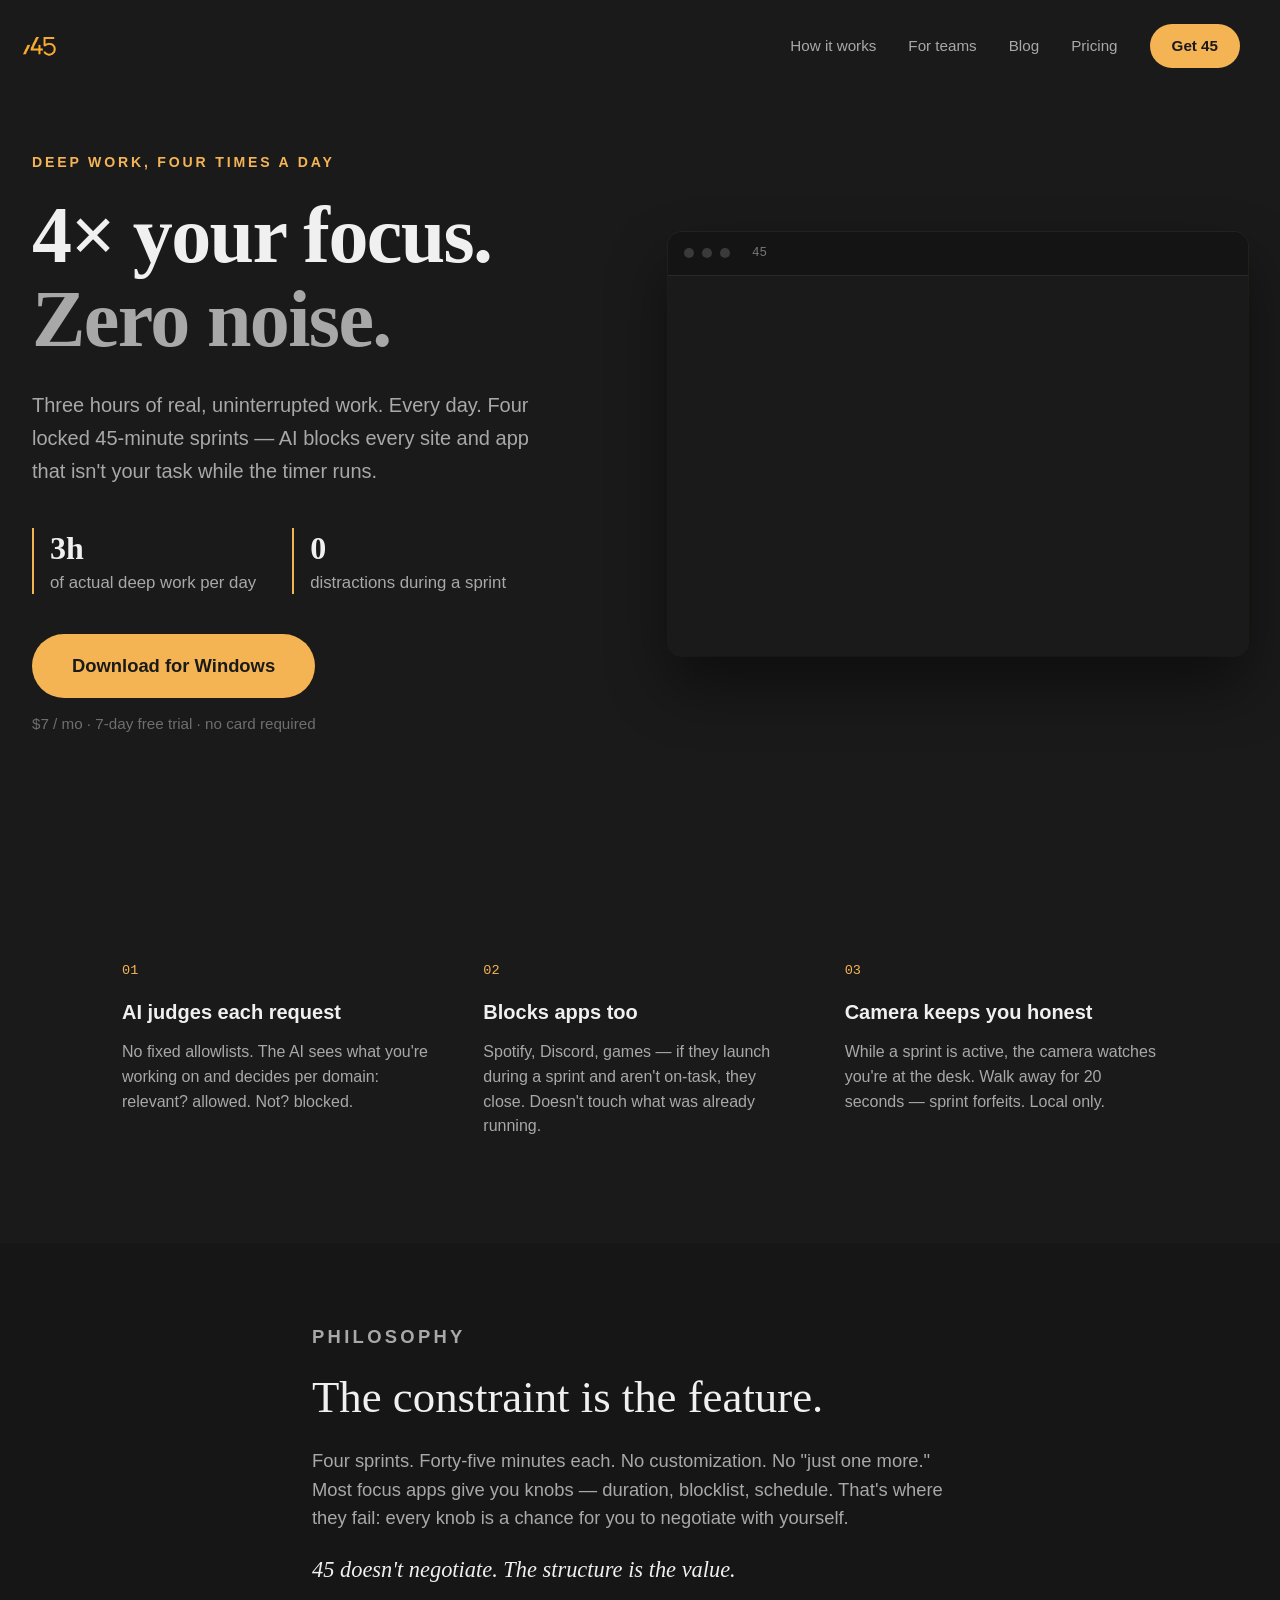
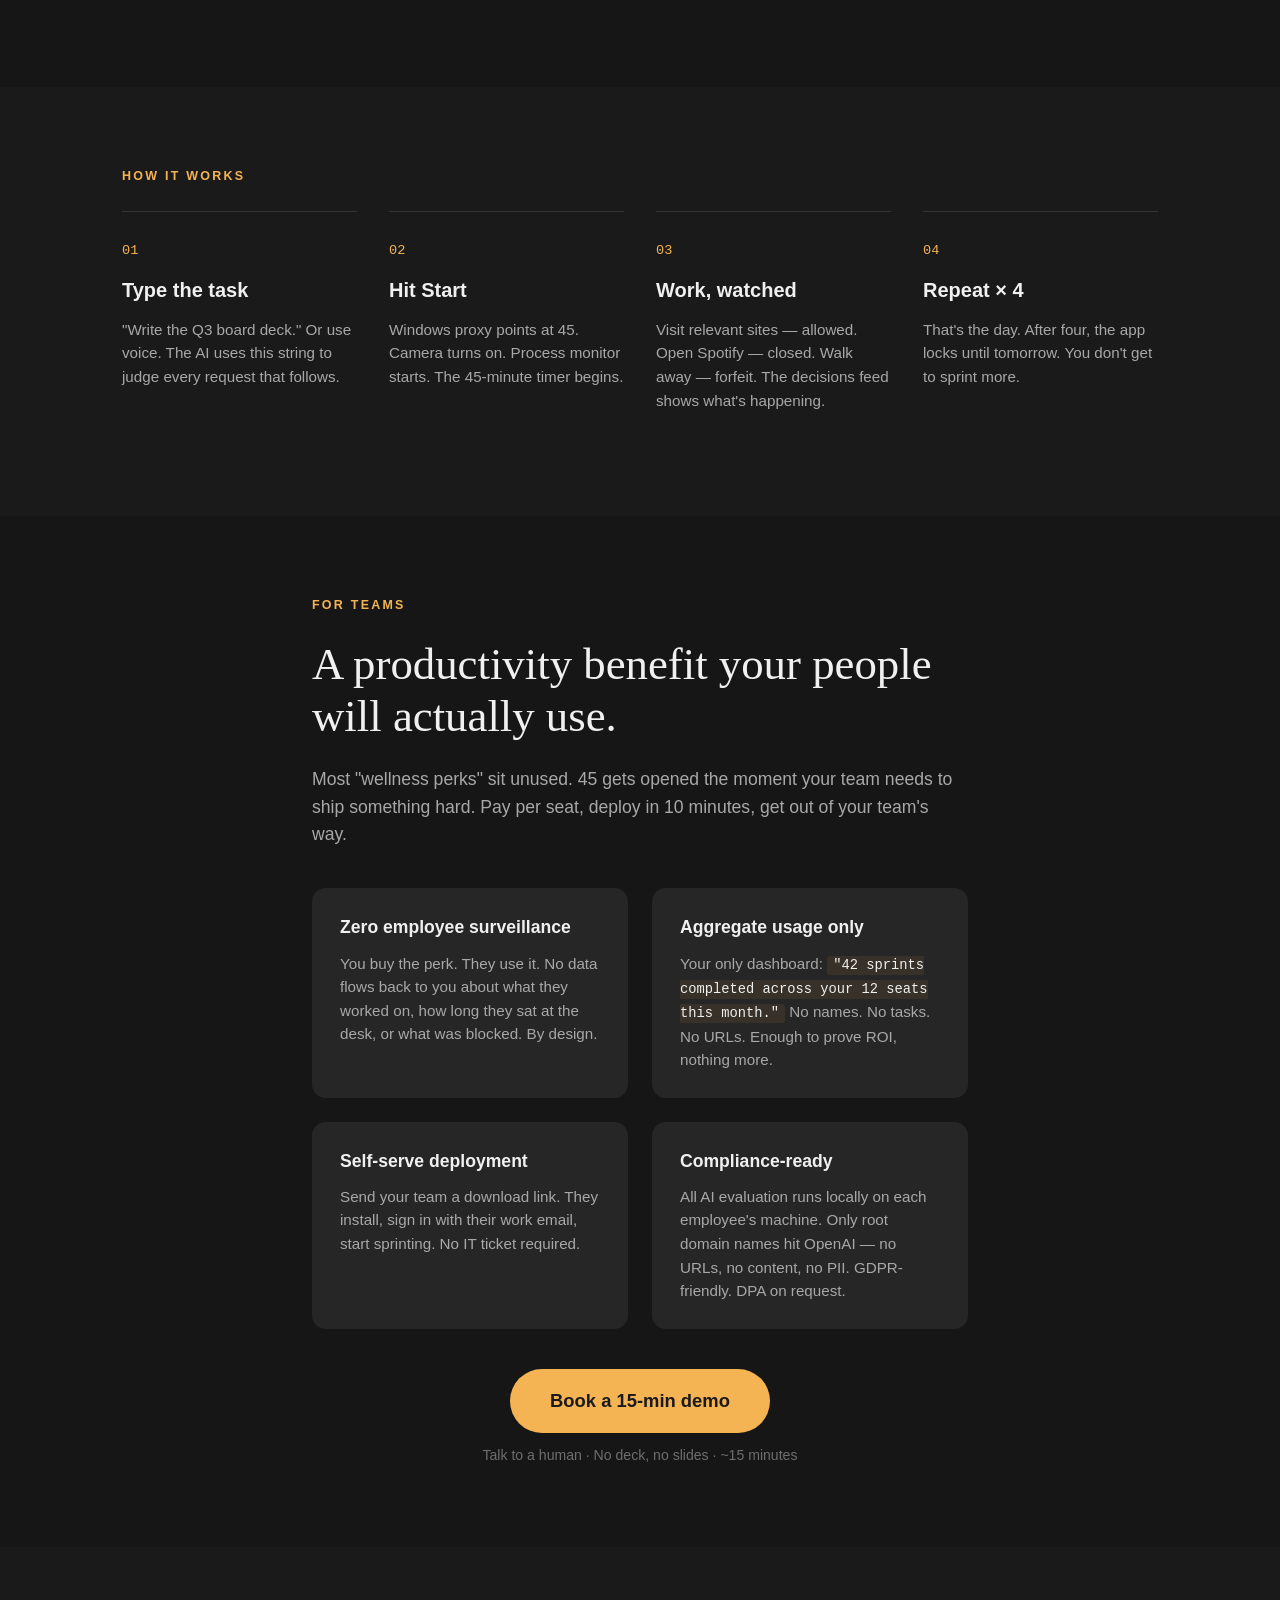
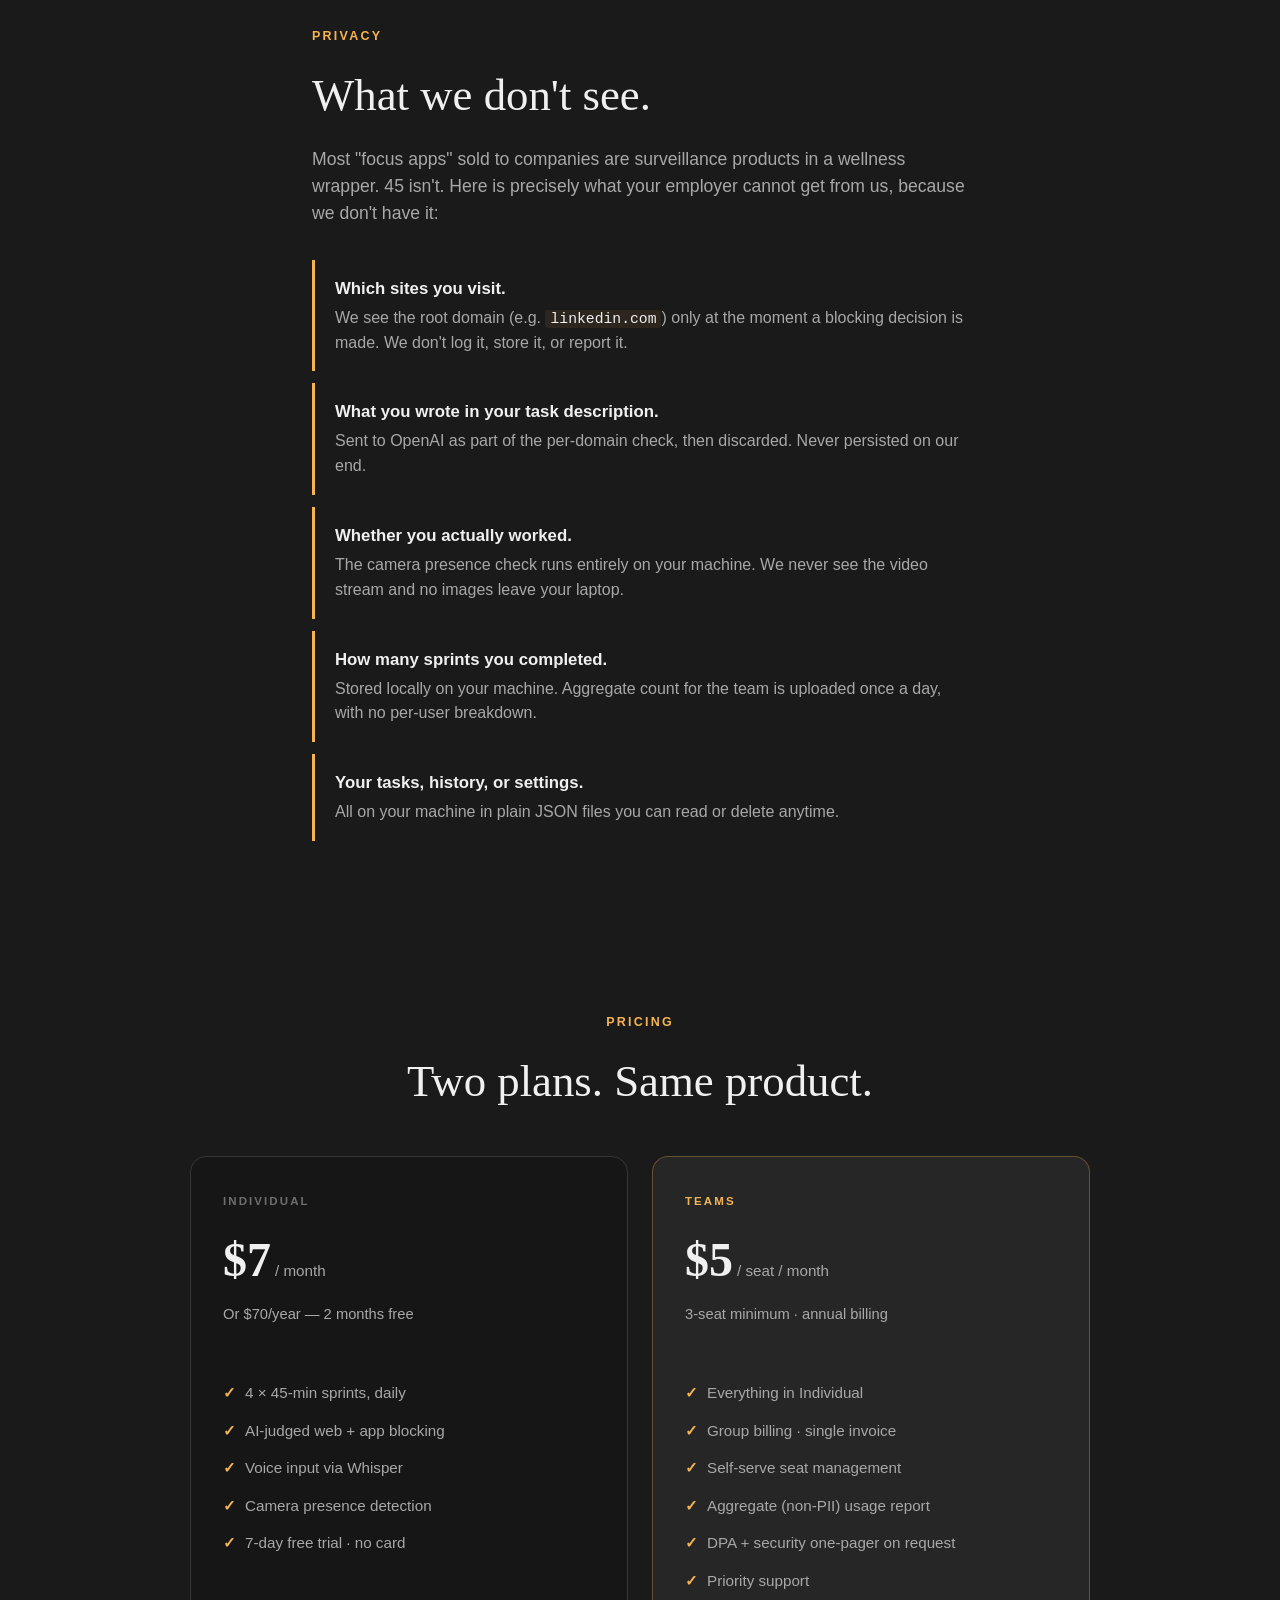
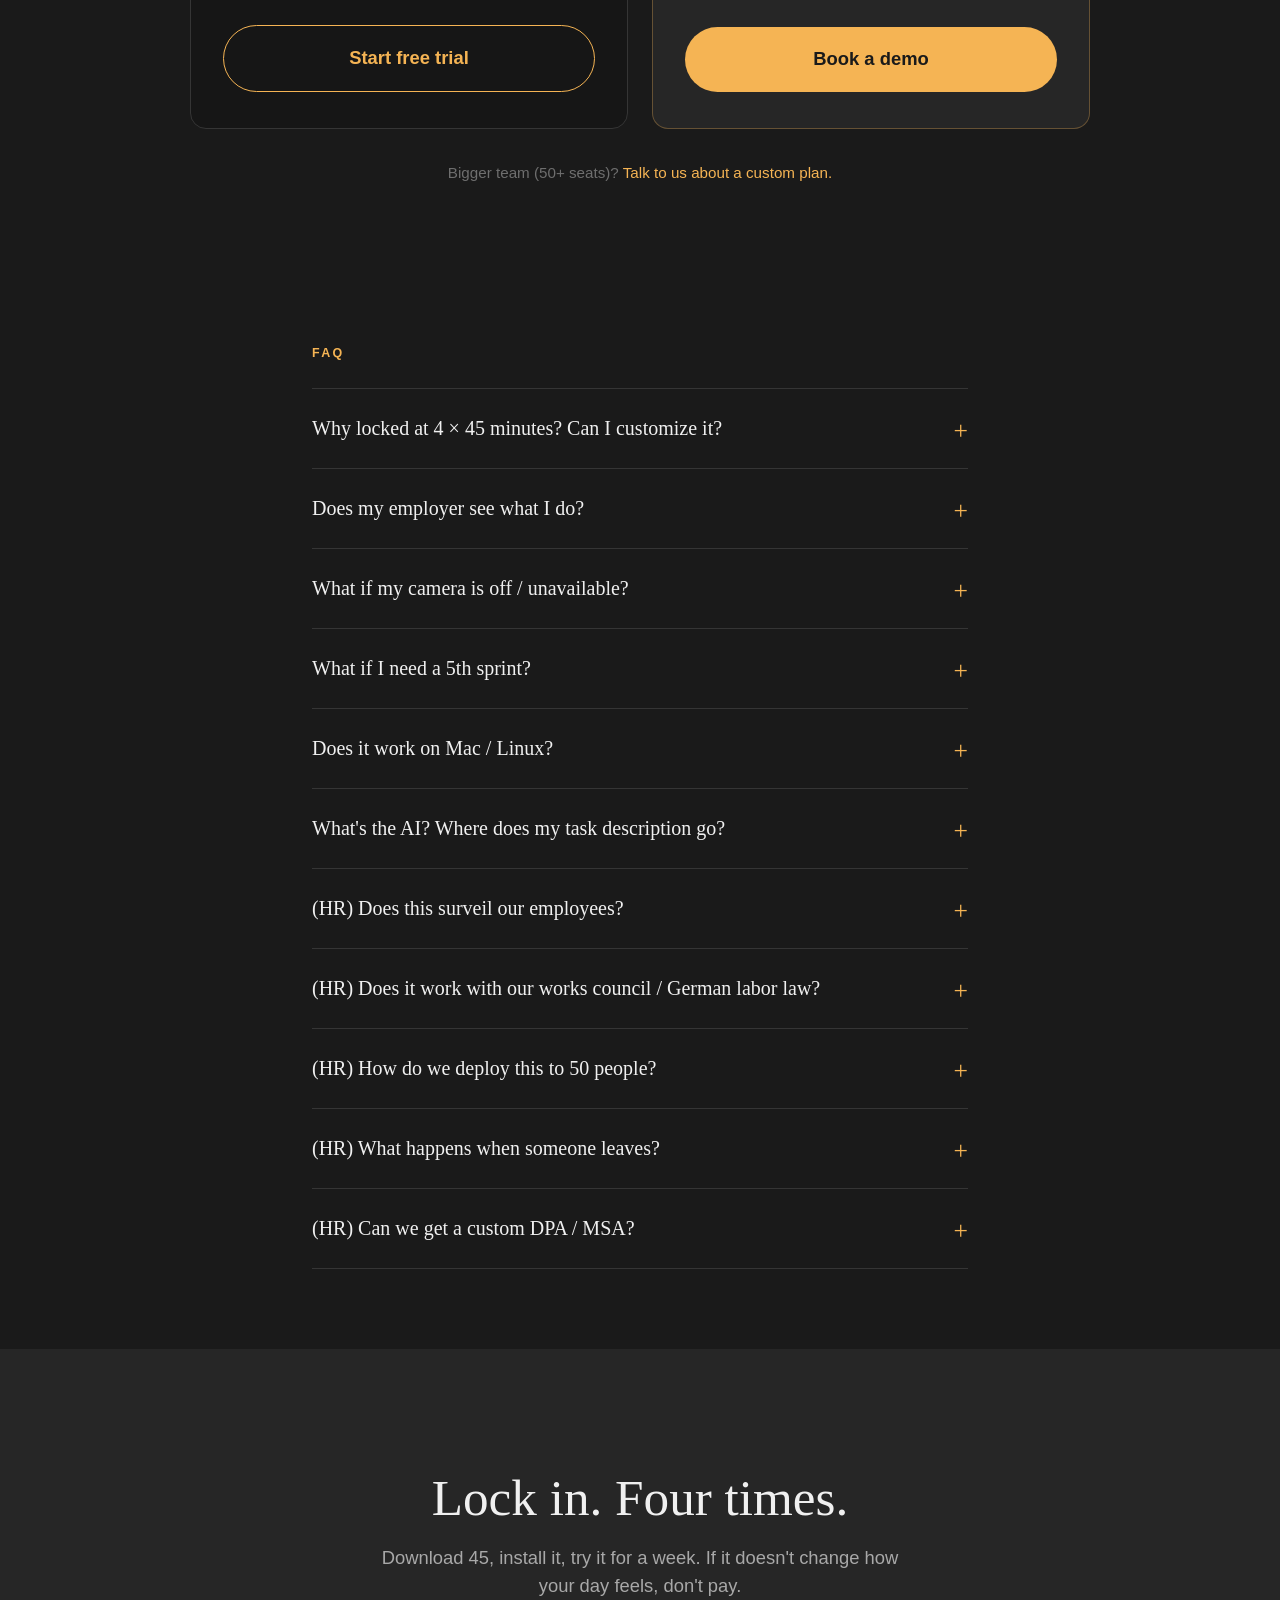
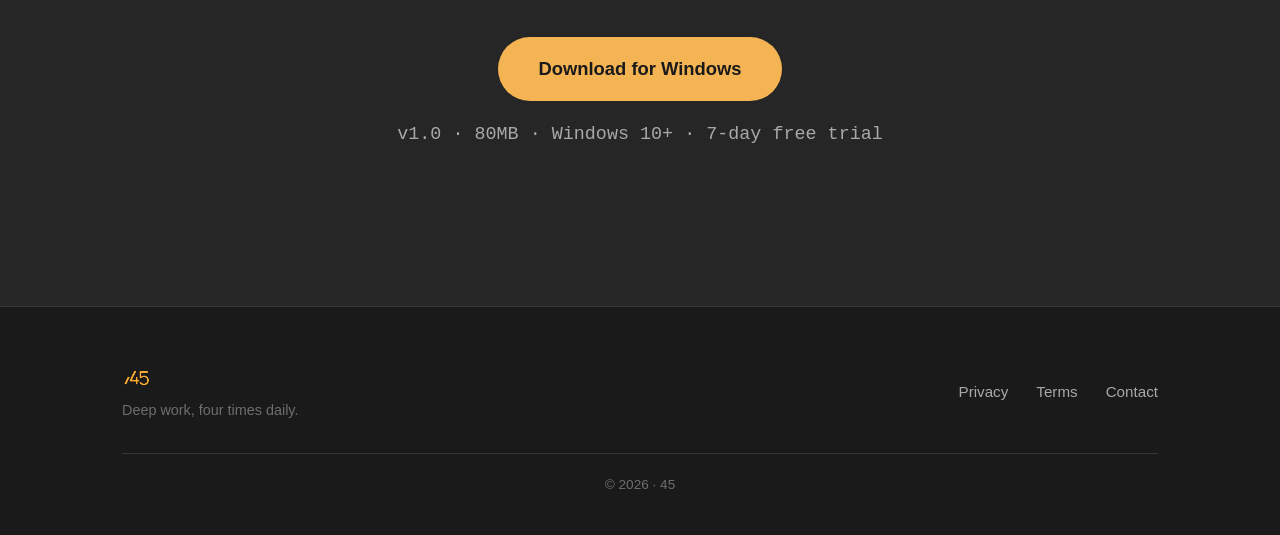
<file: website/index.html>
<!DOCTYPE html>
<html lang="en">
<head>
  <meta charset="UTF-8">
  <meta name="viewport" content="width=device-width, initial-scale=1.0">
  <title>45 — deep work, four times daily</title>
  <meta name="description" content="Four 45-minute sprints. One deep work day. AI blocks every distraction for the task you're on.">
  <link rel="icon" href="favicon.ico">
  <meta property="og:type" content="website">
  <meta property="og:title" content="45 — Deep work, four times daily">
  <meta property="og:description" content="Four 45-minute sprints. AI blocks every distraction for the task you're on. Three hours of real focus, every day.">
  <meta property="og:image" content="logo.jpg">
  <meta name="twitter:card" content="summary">
  <meta name="twitter:title" content="45 — Deep work, four times daily">
  <meta name="twitter:description" content="Four 45-minute sprints. AI blocks every distraction for the task you're on. Three hours of real focus, every day.">
  <script defer data-domain="deep45.app" src="https://plausible.io/js/script.js"></script>
  <link rel="stylesheet" href="style.css">
  <style>
    /* Download modal */
    .dl-modal-bg {
      display: none;
      position: fixed;
      top: 0; left: 0; right: 0; bottom: 0;
      background: rgba(0,0,0,0.75);
      z-index: 9999;
      align-items: center;
      justify-content: center;
    }
    .dl-modal {
      background: #1e1e1e;
      border: 1px solid #2e2e2e;
      border-radius: 16px;
      padding: 48px 40px;
      max-width: 480px;
      width: 90%;
      text-align: center;
    }
    .dl-modal h3 {
      font-family: var(--serif);
      font-size: 1.6rem;
      font-weight: 400;
      color: var(--text-primary);
      margin: 0 0 8px;
    }
    .dl-modal .dl-sub {
      color: var(--text-tertiary);
      font-size: 0.9rem;
      margin-bottom: 36px;
    }
    .dl-steps {
      text-align: left;
      display: flex;
      flex-direction: column;
      gap: 20px;
      margin-bottom: 36px;
    }
    .dl-step {
      display: flex;
      gap: 16px;
      align-items: flex-start;
    }
    .dl-step-num {
      background: var(--accent);
      color: #1a1a1a;
      font-weight: 700;
      font-size: 0.8rem;
      width: 26px;
      height: 26px;
      border-radius: 50%;
      display: flex;
      align-items: center;
      justify-content: center;
      flex-shrink: 0;
      margin-top: 2px;
    }
    .dl-step-text { color: var(--text-secondary); font-size: 0.95rem; line-height: 1.5; }
    .dl-step-text strong { color: var(--text-primary); }
    .dl-note {
      background: rgba(245,180,84,0.08);
      border: 1px solid rgba(245,180,84,0.2);
      border-radius: 8px;
      padding: 12px 16px;
      color: var(--text-tertiary);
      font-size: 0.82rem;
      line-height: 1.5;
      margin-bottom: 28px;
      text-align: left;
    }
    .dl-close {
      background: none;
      border: none;
      color: var(--text-tertiary);
      font-size: 0.85rem;
      cursor: pointer;
      text-decoration: underline;
    }
    .dl-close:hover { color: var(--text-primary); }
  </style>
</head>
<body>

  <!-- Download instructions modal -->
  <div class="dl-modal-bg" id="dlModal">
    <div class="dl-modal">
      <h3>Your download is starting.</h3>
      <p class="dl-sub">One extra step — Windows gets suspicious of new apps.</p>
      <div class="dl-steps">
        <div class="dl-step">
          <div class="dl-step-num">1</div>
          <div class="dl-step-text">Open <strong>Fortyfive.exe</strong> from your Downloads folder.</div>
        </div>
        <div class="dl-step">
          <div class="dl-step-num">2</div>
          <div class="dl-step-text">Windows will show a blue warning screen. Click <strong>"More info"</strong>.</div>
        </div>
        <div class="dl-step">
          <div class="dl-step-num">3</div>
          <div class="dl-step-text">Click <strong>"Run anyway"</strong> — and you're in.</div>
        </div>
      </div>
      <div class="dl-note">
        💡 Why does this happen? Windows flags new apps that haven't built a download history yet.
        Ironically, blocking software gets extra scrutiny — Windows would rather you stayed distracted.
      </div>
      <a id="dlStartBtn" href="https://github.com/acandrei30/deep45/releases/download/v1.0.0/Fortyfive.exe" class="btn-pill big" style="display:inline-block;margin-bottom:16px;text-decoration:none;">Download now</a><br>
      <button class="dl-close" onclick="document.getElementById('dlModal').style.display='none'">Close</button>
    </div>
  </div>

  <nav class="nav">
    <a href="#" class="nav-brand">
      <img src="logo.jpg" class="nav-logo" alt="45">
    </a>
    <div class="nav-links">
      <a href="#how">How it works</a>
      <a href="teams.html">For teams</a>
      <a href="blog.html">Blog</a>
      <a href="#pricing">Pricing</a>
      <a href="#" class="btn-pill dl-trigger">Get 45</a>
    </div>
  </nav>

  <header class="hero">
    <div class="hero-grid">
      <div class="hero-text">
        <p class="hero-eyebrow">DEEP WORK, FOUR TIMES A DAY</p>
        <h1>4× your focus. <span class="muted">Zero noise.</span></h1>
        <p class="hero-sub">
          Three hours of real, uninterrupted work. Every day.
          Four locked 45-minute sprints — AI blocks every site and app
          that isn't your task while the timer runs.
        </p>
        <ul class="hero-bullets">
          <li><strong>3h</strong> of actual deep work per day</li>
          <li><strong>0</strong> distractions during a sprint</li>
        </ul>
        <div class="hero-cta">
          <a href="#" class="btn-pill big dl-trigger">Download for Windows</a>
          <span class="hero-meta">$7 / mo · 7-day free trial · no card required</span>
        </div>
      </div>

      <!-- Product preview: 3-scene cross-fade animation -->
      <div class="hero-preview">
        <div class="preview-window">
          <div class="preview-titlebar">
            <span class="tb-dot"></span>
            <span class="tb-dot"></span>
            <span class="tb-dot"></span>
            <span class="tb-title">45</span>
          </div>
          <div class="preview-body">

            <!-- Scene 1: writing a task -->
            <div class="scene scene-input">
              <div class="si-session">SESSION 01 / 04</div>
              <div class="si-tagline">What are you on?</div>
              <div class="si-box">
                <span class="si-text">write Q3 board deck<span class="caret"></span></span>
              </div>
            </div>

            <!-- Scene 2: 45-min timer -->
            <div class="scene scene-timer">
              <div class="st-session">SESSION 01 / 04</div>
              <div class="st-task">write Q3 board deck</div>
              <div class="st-clock">44<span class="st-sep">:</span><span class="st-secs"><span class="st-sec-roller">21<br>20</span></span></div>
            </div>

            <!-- Scene 3: AI decisions feed -->
            <div class="scene scene-decisions">
              <div class="sd-head">DECISIONS</div>
              <div class="sd-rule"></div>
              <div class="sd-row r1">
                <span class="sdr-dot ok">●</span>
                <span class="sdr-domain">notion.so</span>
                <span class="sdr-tag allowed">ALLOWED</span>
              </div>
              <div class="sd-row r2">
                <span class="sdr-dot ok">●</span>
                <span class="sdr-domain">statista.com</span>
                <span class="sdr-tag allowed">ALLOWED</span>
              </div>
              <div class="sd-row r3">
                <span class="sdr-dot no">●</span>
                <span class="sdr-domain">twitter.com</span>
                <span class="sdr-tag blocked">BLOCKED</span>
              </div>
              <div class="sd-row r4">
                <span class="sdr-dot no">●</span>
                <span class="sdr-domain">youtube.com</span>
                <span class="sdr-tag blocked">BLOCKED</span>
              </div>
              <div class="sd-row r5">
                <span class="sdr-dot no">●</span>
                <span class="sdr-domain">instagram.com</span>
                <span class="sdr-tag blocked">BLOCKED</span>
              </div>
              <div class="sd-row r6">
                <span class="sdr-dot no">●</span>
                <span class="sdr-domain">reddit.com</span>
                <span class="sdr-tag blocked">BLOCKED</span>
              </div>
            </div>

            <!-- Scene 4: done for today -->
            <div class="scene scene-done">
              <div class="sdn-session">SESSION 04 / 04</div>
              <div class="sdn-big">4/4</div>
              <div class="sdn-label">Done for today.</div>
            </div>

          </div>
        </div>
      </div>
    </div>
  </header>

  <section class="features">
    <div class="container">
      <div class="grid-3">
        <div class="feature">
          <div class="feature-num">01</div>
          <h3>AI judges each request</h3>
          <p>No fixed allowlists. The AI sees what you're working on and
             decides per domain: relevant? allowed. Not? blocked.</p>
        </div>
        <div class="feature">
          <div class="feature-num">02</div>
          <h3>Blocks apps too</h3>
          <p>Spotify, Discord, games — if they launch during a sprint and
             aren't on-task, they close. Doesn't touch what was already running.</p>
        </div>
        <div class="feature">
          <div class="feature-num">03</div>
          <h3>Camera keeps you honest</h3>
          <p>While a sprint is active, the camera watches you're at the
             desk. Walk away for 20 seconds — sprint forfeits. Local only.</p>
        </div>
      </div>
    </div>
  </section>

  <section class="philosophy">
    <div class="container narrow">
      <p class="kicker">PHILOSOPHY</p>
      <h2>The constraint is the feature.</h2>
      <p>
        Four sprints. Forty-five minutes each. No customization. No "just one
        more." Most focus apps give you knobs — duration, blocklist, schedule.
        That's where they fail: every knob is a chance for you to negotiate
        with yourself.
      </p>
      <p>
        45 doesn't negotiate. The structure is the value.
      </p>
    </div>
  </section>

  <section class="how" id="how">
    <div class="container">
      <p class="kicker">HOW IT WORKS</p>
      <div class="how-steps">
        <div class="step">
          <div class="step-num">01</div>
          <h3>Type the task</h3>
          <p>"Write the Q3 board deck." Or use voice. The AI uses this
             string to judge every request that follows.</p>
        </div>
        <div class="step">
          <div class="step-num">02</div>
          <h3>Hit Start</h3>
          <p>Windows proxy points at 45. Camera turns on. Process monitor
             starts. The 45-minute timer begins.</p>
        </div>
        <div class="step">
          <div class="step-num">03</div>
          <h3>Work, watched</h3>
          <p>Visit relevant sites — allowed. Open Spotify — closed.
             Walk away — forfeit. The decisions feed shows what's happening.</p>
        </div>
        <div class="step">
          <div class="step-num">04</div>
          <h3>Repeat × 4</h3>
          <p>That's the day. After four, the app locks until tomorrow.
             You don't get to sprint more.</p>
        </div>
      </div>
    </div>
  </section>

  <section class="teams" id="teams">
    <div class="container narrow">
      <p class="kicker">FOR TEAMS</p>
      <h2>A productivity benefit your people will actually use.</h2>
      <p class="teams-intro">
        Most "wellness perks" sit unused. 45 gets opened the moment your team
        needs to ship something hard. Pay per seat, deploy in 10 minutes, get
        out of your team's way.
      </p>

      <div class="teams-grid">
        <div class="teams-card">
          <h3>Zero employee surveillance</h3>
          <p>You buy the perk. They use it. No data flows back to you about
             what they worked on, how long they sat at the desk, or what was
             blocked. By design.</p>
        </div>
        <div class="teams-card">
          <h3>Aggregate usage only</h3>
          <p>Your only dashboard: <span class="mono">"42 sprints completed
             across your 12 seats this month."</span> No names. No tasks. No
             URLs. Enough to prove ROI, nothing more.</p>
        </div>
        <div class="teams-card">
          <h3>Self-serve deployment</h3>
          <p>Send your team a download link. They install, sign in with their
             work email, start sprinting. No IT ticket required.</p>
        </div>
        <div class="teams-card">
          <h3>Compliance-ready</h3>
          <p>All AI evaluation runs locally on each employee's machine. Only
             root domain names hit OpenAI — no URLs, no content, no PII.
             GDPR-friendly. DPA on request.</p>
        </div>
      </div>

      <div class="teams-cta">
        <a href="mailto:hello@45.day?subject=45 for our team" class="btn-pill big">Book a 15-min demo</a>
        <span class="teams-meta">Talk to a human · No deck, no slides · ~15 minutes</span>
      </div>
    </div>
  </section>

  <section class="privacy" id="privacy">
    <div class="container narrow">
      <p class="kicker">PRIVACY</p>
      <h2>What we don't see.</h2>
      <p class="privacy-intro">
        Most "focus apps" sold to companies are surveillance products in a
        wellness wrapper. 45 isn't. Here is precisely what your employer
        cannot get from us, because we don't have it:
      </p>

      <ul class="privacy-list">
        <li><strong>Which sites you visit.</strong> We see the root domain
            (e.g. <span class="mono">linkedin.com</span>) only at the moment a
            blocking decision is made. We don't log it, store it, or report it.</li>
        <li><strong>What you wrote in your task description.</strong> Sent to
            OpenAI as part of the per-domain check, then discarded. Never
            persisted on our end.</li>
        <li><strong>Whether you actually worked.</strong> The camera presence
            check runs entirely on your machine. We never see the video stream
            and no images leave your laptop.</li>
        <li><strong>How many sprints you completed.</strong> Stored locally on
            your machine. Aggregate count for the team is uploaded once a day,
            with no per-user breakdown.</li>
        <li><strong>Your tasks, history, or settings.</strong> All on your
            machine in plain JSON files you can read or delete anytime.</li>
      </ul>
    </div>
  </section>

  <section class="pricing" id="pricing">
    <div class="container">
      <p class="kicker center-text">PRICING</p>
      <h2 class="pricing-title">Two plans. Same product.</h2>

      <div class="pricing-grid">
        <div class="price-card">
          <p class="price-tag">INDIVIDUAL</p>
          <div class="price-header">
            <h3 class="price-amount">$7<span class="per">/ month</span></h3>
            <p class="price-sub">Or $70/year — 2 months free</p>
          </div>
          <ul class="price-list">
            <li>4 × 45-min sprints, daily</li>
            <li>AI-judged web + app blocking</li>
            <li>Voice input via Whisper</li>
            <li>Camera presence detection</li>
            <li>7-day free trial · no card</li>
          </ul>
          <a href="#" class="btn-pill big full outline dl-trigger">Start free trial</a>
        </div>

        <div class="price-card featured">
          <p class="price-tag">TEAMS</p>
          <div class="price-header">
            <h3 class="price-amount">$5<span class="per">/ seat / month</span></h3>
            <p class="price-sub">3-seat minimum · annual billing</p>
          </div>
          <ul class="price-list">
            <li>Everything in Individual</li>
            <li>Group billing · single invoice</li>
            <li>Self-serve seat management</li>
            <li>Aggregate (non-PII) usage report</li>
            <li>DPA + security one-pager on request</li>
            <li>Priority support</li>
          </ul>
          <a href="mailto:hello@45.day?subject=45 for our team" class="btn-pill big full">Book a demo</a>
        </div>
      </div>

      <p class="price-note">
        Bigger team (50+ seats)? <a href="mailto:hello@45.day">Talk to us about a custom plan.</a>
      </p>
    </div>
  </section>

  <section class="faq" id="faq">
    <div class="container narrow">
      <p class="kicker">FAQ</p>
      <details>
        <summary>Why locked at 4 × 45 minutes? Can I customize it?</summary>
        <p>No. The constraint is the feature. Every focus app with a "duration
           slider" eventually becomes an app you negotiate with. 45 doesn't
           negotiate.</p>
      </details>
      <details>
        <summary>Does my employer see what I do?</summary>
        <p>No. All AI evaluation, camera detection, and process monitoring
           runs locally on your machine. The only thing 45 sends to a server
           is the domain name being judged — never page content, never URLs,
           never employee identity.</p>
      </details>
      <details>
        <summary>What if my camera is off / unavailable?</summary>
        <p>You can disable presence detection in Settings. Sprints still
           block sites and apps, you just don't get the "walk away → forfeit"
           check.</p>
      </details>
      <details>
        <summary>What if I need a 5th sprint?</summary>
        <p>You don't. Tomorrow.</p>
      </details>
      <details>
        <summary>Does it work on Mac / Linux?</summary>
        <p>Windows only right now. Mac is on the roadmap.</p>
      </details>
      <details>
        <summary>What's the AI? Where does my task description go?</summary>
        <p>OpenAI's gpt-4o-mini. Your task string + the domain being judged
           go in one short prompt. No URLs, no page content, no history.
           Costs roughly $0.001 per sprint.</p>
      </details>

      <details>
        <summary>(HR) Does this surveil our employees?</summary>
        <p>No. 45 is a self-imposed commitment tool. The only data point we
           ever upload to a server is a root domain name at the moment of a
           blocking decision — and we don't store it. The camera presence
           check runs locally; we never see the video. Aggregate usage stats
           (sprints completed across the team) are the only thing visible to
           a team admin, and never per-user.</p>
      </details>

      <details>
        <summary>(HR) Does it work with our works council / German labor law?</summary>
        <p>Yes — because 45 collects no identifiable employee data and runs
           entirely on the employee's machine, it sits outside most
           workplace-surveillance regulations. Happy to provide our
           security/privacy one-pager for your council review.</p>
      </details>

      <details>
        <summary>(HR) How do we deploy this to 50 people?</summary>
        <p>Send a signed installer link. They run it, sign in with their work
           email, done. No agent, no MDM profile, no IT ticket. Seats are
           managed via a simple web dashboard you'll get with your team
           subscription.</p>
      </details>

      <details>
        <summary>(HR) What happens when someone leaves?</summary>
        <p>Revoke their seat from the dashboard. Their app stops working
           within 24 hours; their local task history stays on their personal
           machine (we never had it).</p>
      </details>

      <details>
        <summary>(HR) Can we get a custom DPA / MSA?</summary>
        <p>Yes for team subscriptions of 25+ seats. Email
           <a href="mailto:hello@45.day">hello@45.day</a> with your standard
           template.</p>
      </details>
    </div>
  </section>

  <section class="cta" id="download">
    <div class="container narrow center">
      <h2>Lock in. Four times.</h2>
      <p>Download 45, install it, try it for a week. If it doesn't change
         how your day feels, don't pay.</p>
      <a href="#" class="btn-pill big dl-trigger">Download for Windows</a>
      <p class="cta-note">v1.0 · 80MB · Windows 10+ · 7-day free trial</p>
    </div>
  </section>

  <footer>
    <div class="container">
      <div class="footer-row">
        <div>
          <img src="logo.jpg" class="footer-logo" alt="45">
          <p class="footer-text">Deep work, four times daily.</p>
        </div>
        <div class="footer-links">
          <a href="privacy.html">Privacy</a>
          <a href="terms.html">Terms</a>
          <a href="mailto:hello@45.day">Contact</a>
        </div>
      </div>
      <p class="footer-copy">© 2026 · 45</p>
    </div>
  </footer>

  <script>
    var modal = document.getElementById("dlModal");
    document.querySelectorAll(".dl-trigger").forEach(function(el) {
      el.addEventListener("click", function(e) {
        e.preventDefault();
        modal.style.display = "flex";
      });
    });
    modal.addEventListener("click", function(e) {
      if (e.target === modal) modal.style.display = "none";
    });
  </script>

</body>
</html>
</file>
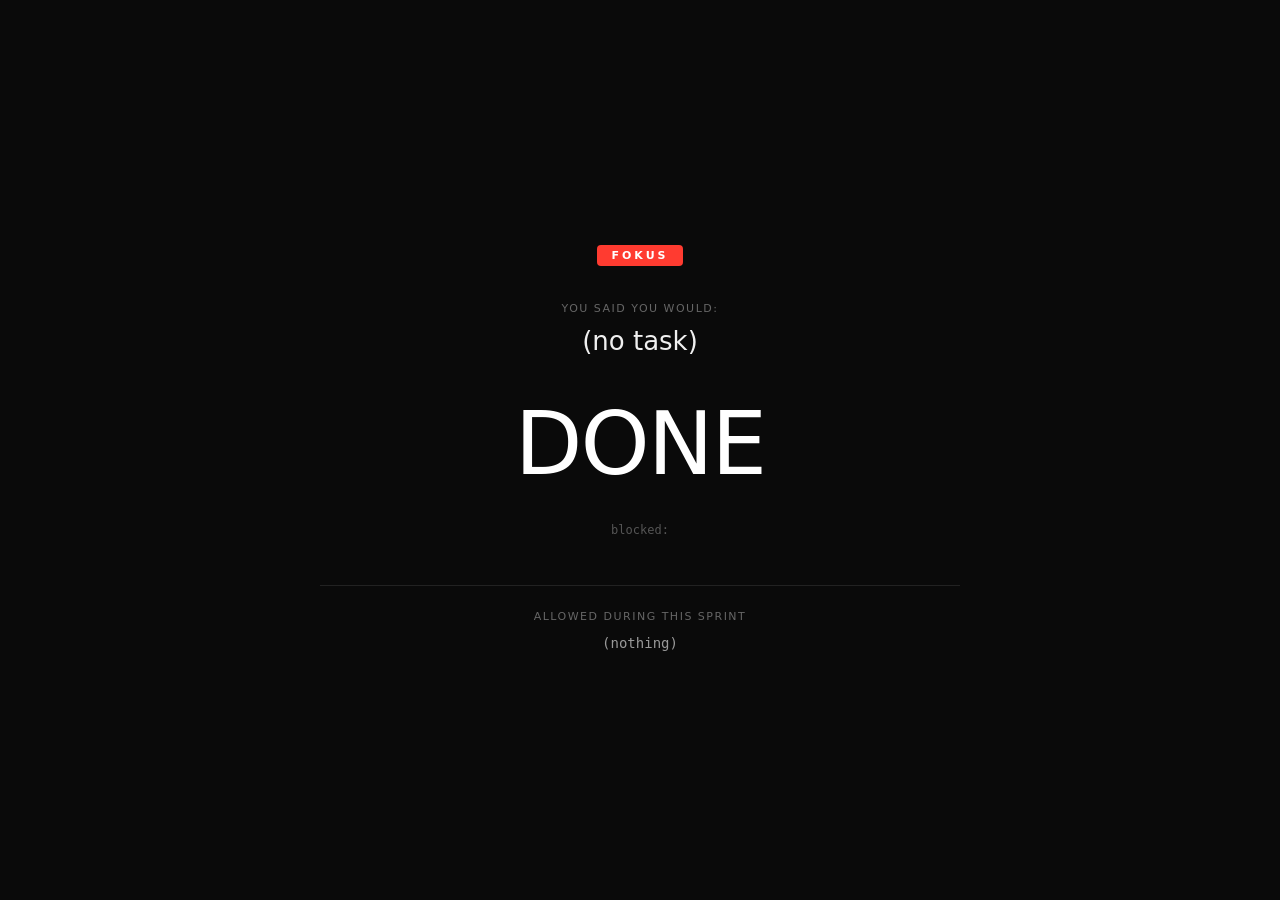
<file: extension/blocked.html>
<!DOCTYPE html>
<html lang="en">
<head>
  <meta charset="utf-8">
  <title>Fokus — not now</title>
  <link rel="stylesheet" href="blocked.css">
</head>
<body>
  <main class="card">
    <div class="badge">FOKUS</div>
    <div class="label">you said you would:</div>
    <h1 id="task">&mdash;</h1>
    <div class="timer" id="timer">--:--</div>
    <div class="blocked-url">blocked: <span id="blocked-url"></span></div>
    <section class="allowed">
      <div class="label">allowed during this sprint</div>
      <div id="allowed"></div>
    </section>
  </main>
  <script src="blocked.js"></script>
</body>
</html>
</file>
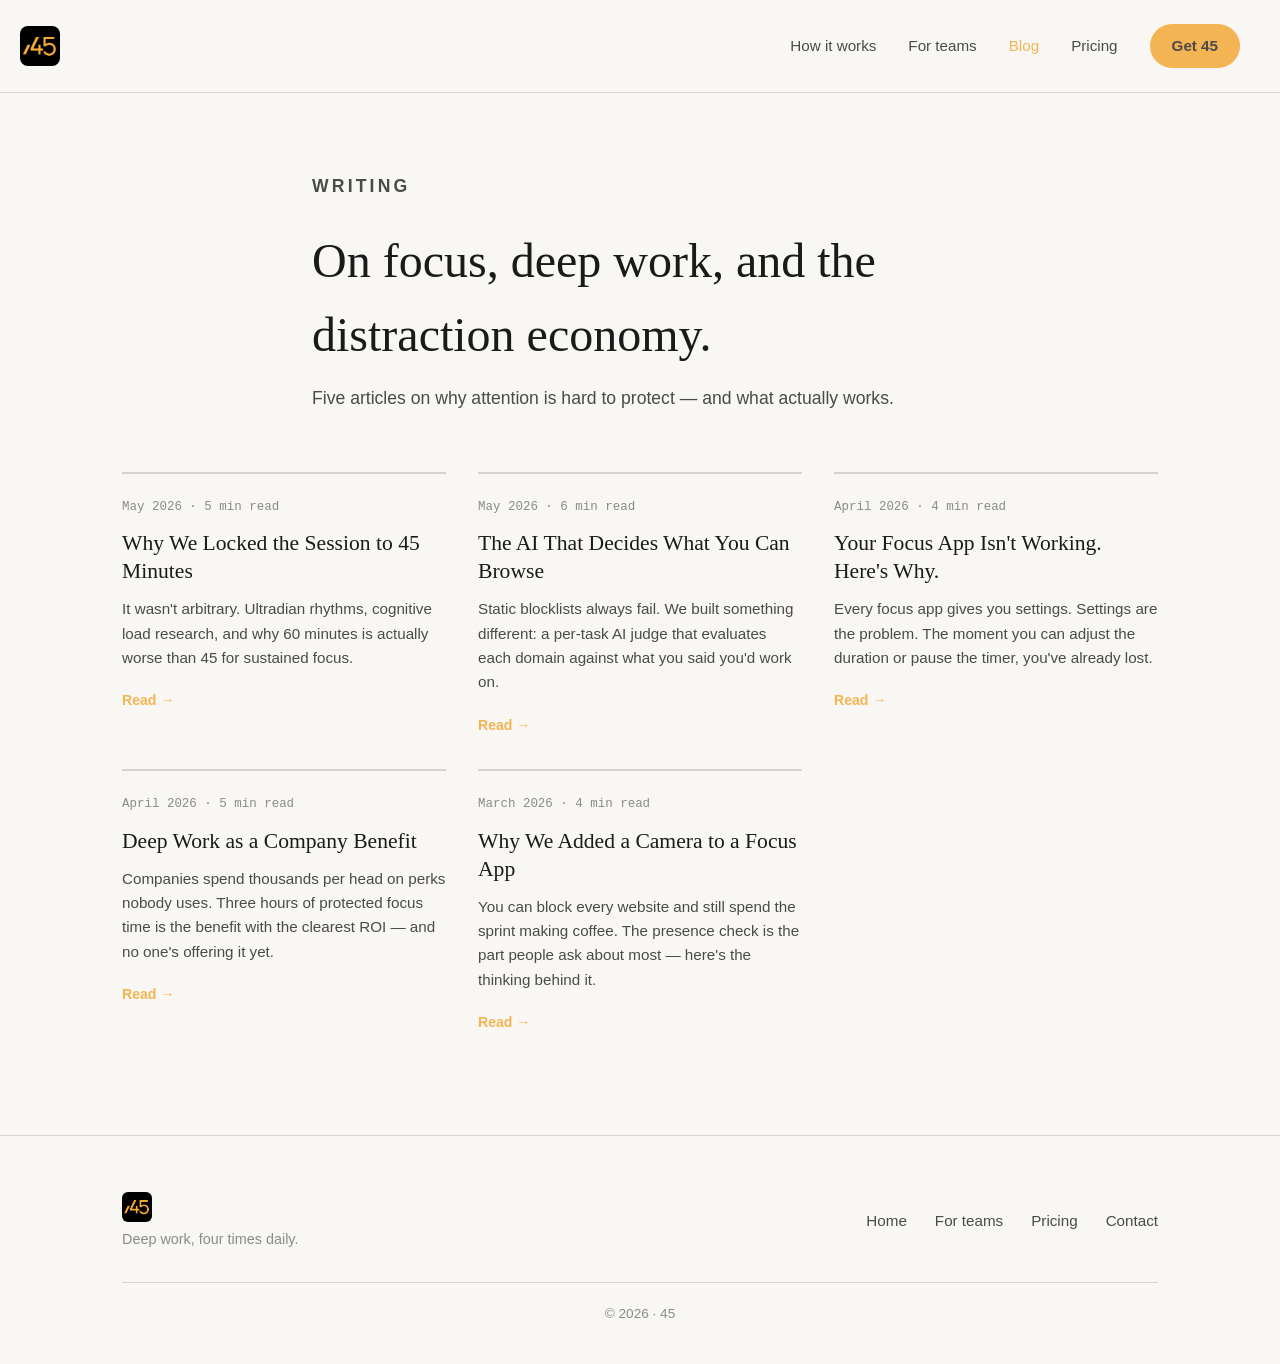
<file: website/blog.html>
<!DOCTYPE html>
<html lang="en">
<head>
  <meta charset="UTF-8">
  <meta name="viewport" content="width=device-width, initial-scale=1.0">
  <title>Blog — 45</title>
  <meta name="description" content="Writing on deep work, focus, and building a distraction-free day.">
  <link rel="icon" href="favicon.ico">
  <meta property="og:type" content="website">
  <meta property="og:title" content="Blog — 45">
  <meta property="og:description" content="Writing on deep work, focus, and the distraction economy.">
  <meta property="og:image" content="logo.jpg">
  <meta name="twitter:card" content="summary">
  <meta name="twitter:title" content="Blog — 45">
  <meta name="twitter:description" content="Writing on deep work, focus, and the distraction economy.">
  <script defer data-domain="yourdomain.com" src="https://plausible.io/js/script.js"></script>
  <link rel="stylesheet" href="style.css">
  <style>
    .blog-hero { padding: 80px 32px 60px; }
    .blog-hero h1 { font-family: var(--serif); font-size: 3rem; font-weight: 400; margin-bottom: 12px; }
    .blog-hero p { color: var(--text-secondary); font-size: 1.1rem; }

    .blog-grid { padding: 0 32px 100px; }
    .blog-grid .container { display: grid; grid-template-columns: repeat(3, 1fr); gap: 32px; }

    .post-card { border-top: 2px solid var(--border); padding-top: 24px; }
    .post-card:hover .post-title { color: var(--accent); }
    .post-meta { font-size: 0.78rem; color: var(--text-tertiary); font-family: var(--mono); margin-bottom: 12px; }
    .post-title { font-family: var(--serif); font-size: 1.35rem; font-weight: 400; color: var(--text-primary); margin-bottom: 12px; line-height: 1.3; transition: color 0.15s; }
    .post-excerpt { color: var(--text-secondary); font-size: 0.95rem; line-height: 1.6; margin-bottom: 18px; }
    .post-read { font-size: 0.88rem; color: var(--accent); font-weight: 600; }

    @media (max-width: 900px) {
      .blog-grid .container { grid-template-columns: 1fr 1fr; }
    }
    @media (max-width: 600px) {
      .blog-grid .container { grid-template-columns: 1fr; }
    }
  </style>
</head>
<body class="light-page">

  <nav class="nav">
    <a href="index.html" class="nav-brand"><img src="logo.jpg" class="nav-logo" alt="45"></a>
    <div class="nav-links">
      <a href="index.html#how">How it works</a>
      <a href="teams.html">For teams</a>
      <a href="blog.html" style="color:var(--accent)">Blog</a>
      <a href="index.html#pricing">Pricing</a>
      <a href="index.html#download" class="btn-pill">Get 45</a>
    </div>
  </nav>

  <section class="blog-hero">
    <div class="container narrow">
      <p class="kicker">WRITING</p>
      <h1>On focus, deep work, and the distraction economy.</h1>
      <p>Five articles on why attention is hard to protect — and what actually works.</p>
    </div>
  </section>

  <section class="blog-grid">
    <div class="container" style="max-width:1100px">

      <a href="post-why-45-minutes.html" style="text-decoration:none">
        <article class="post-card">
          <p class="post-meta">May 2026 · 5 min read</p>
          <h2 class="post-title">Why We Locked the Session to 45 Minutes</h2>
          <p class="post-excerpt">It wasn't arbitrary. Ultradian rhythms, cognitive load research, and why 60 minutes is actually worse than 45 for sustained focus.</p>
          <span class="post-read">Read →</span>
        </article>
      </a>

      <a href="post-ai-judge.html" style="text-decoration:none">
        <article class="post-card">
          <p class="post-meta">May 2026 · 6 min read</p>
          <h2 class="post-title">The AI That Decides What You Can Browse</h2>
          <p class="post-excerpt">Static blocklists always fail. We built something different: a per-task AI judge that evaluates each domain against what you said you'd work on.</p>
          <span class="post-read">Read →</span>
        </article>
      </a>

      <a href="post-focus-apps-fail.html" style="text-decoration:none">
        <article class="post-card">
          <p class="post-meta">April 2026 · 4 min read</p>
          <h2 class="post-title">Your Focus App Isn't Working. Here's Why.</h2>
          <p class="post-excerpt">Every focus app gives you settings. Settings are the problem. The moment you can adjust the duration or pause the timer, you've already lost.</p>
          <span class="post-read">Read →</span>
        </article>
      </a>

      <a href="post-deep-work-benefit.html" style="text-decoration:none">
        <article class="post-card">
          <p class="post-meta">April 2026 · 5 min read</p>
          <h2 class="post-title">Deep Work as a Company Benefit</h2>
          <p class="post-excerpt">Companies spend thousands per head on perks nobody uses. Three hours of protected focus time is the benefit with the clearest ROI — and no one's offering it yet.</p>
          <span class="post-read">Read →</span>
        </article>
      </a>

      <a href="post-camera-presence.html" style="text-decoration:none">
        <article class="post-card">
          <p class="post-meta">March 2026 · 4 min read</p>
          <h2 class="post-title">Why We Added a Camera to a Focus App</h2>
          <p class="post-excerpt">You can block every website and still spend the sprint making coffee. The presence check is the part people ask about most — here's the thinking behind it.</p>
          <span class="post-read">Read →</span>
        </article>
      </a>

    </div>
  </section>

  <footer>
    <div class="container">
      <div class="footer-row">
        <div>
          <img src="logo.jpg" class="footer-logo" alt="45">
          <p class="footer-text">Deep work, four times daily.</p>
        </div>
        <div class="footer-links">
          <a href="index.html">Home</a>
          <a href="teams.html">For teams</a>
          <a href="index.html#pricing">Pricing</a>
          <a href="mailto:hello@45.day">Contact</a>
        </div>
      </div>
      <p class="footer-copy">© 2026 · 45</p>
    </div>
  </footer>

</body>
</html>
</file>
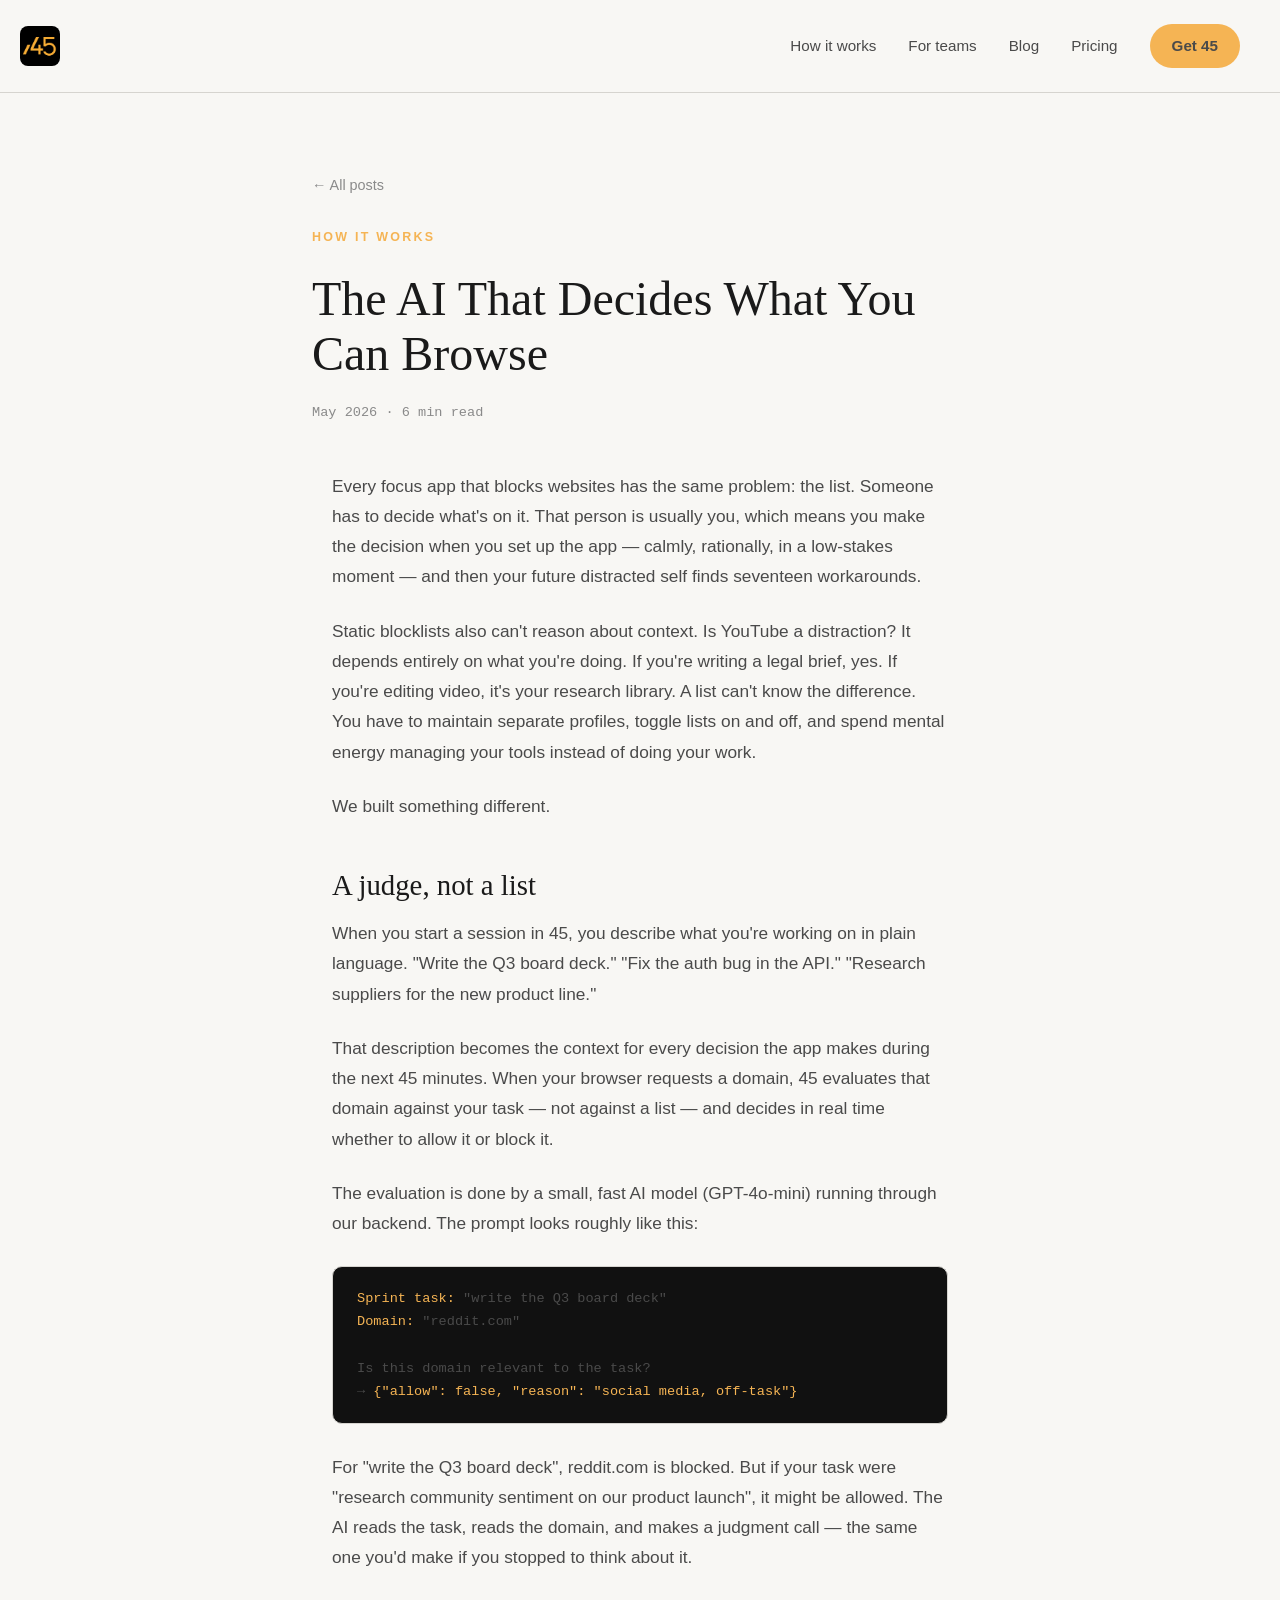
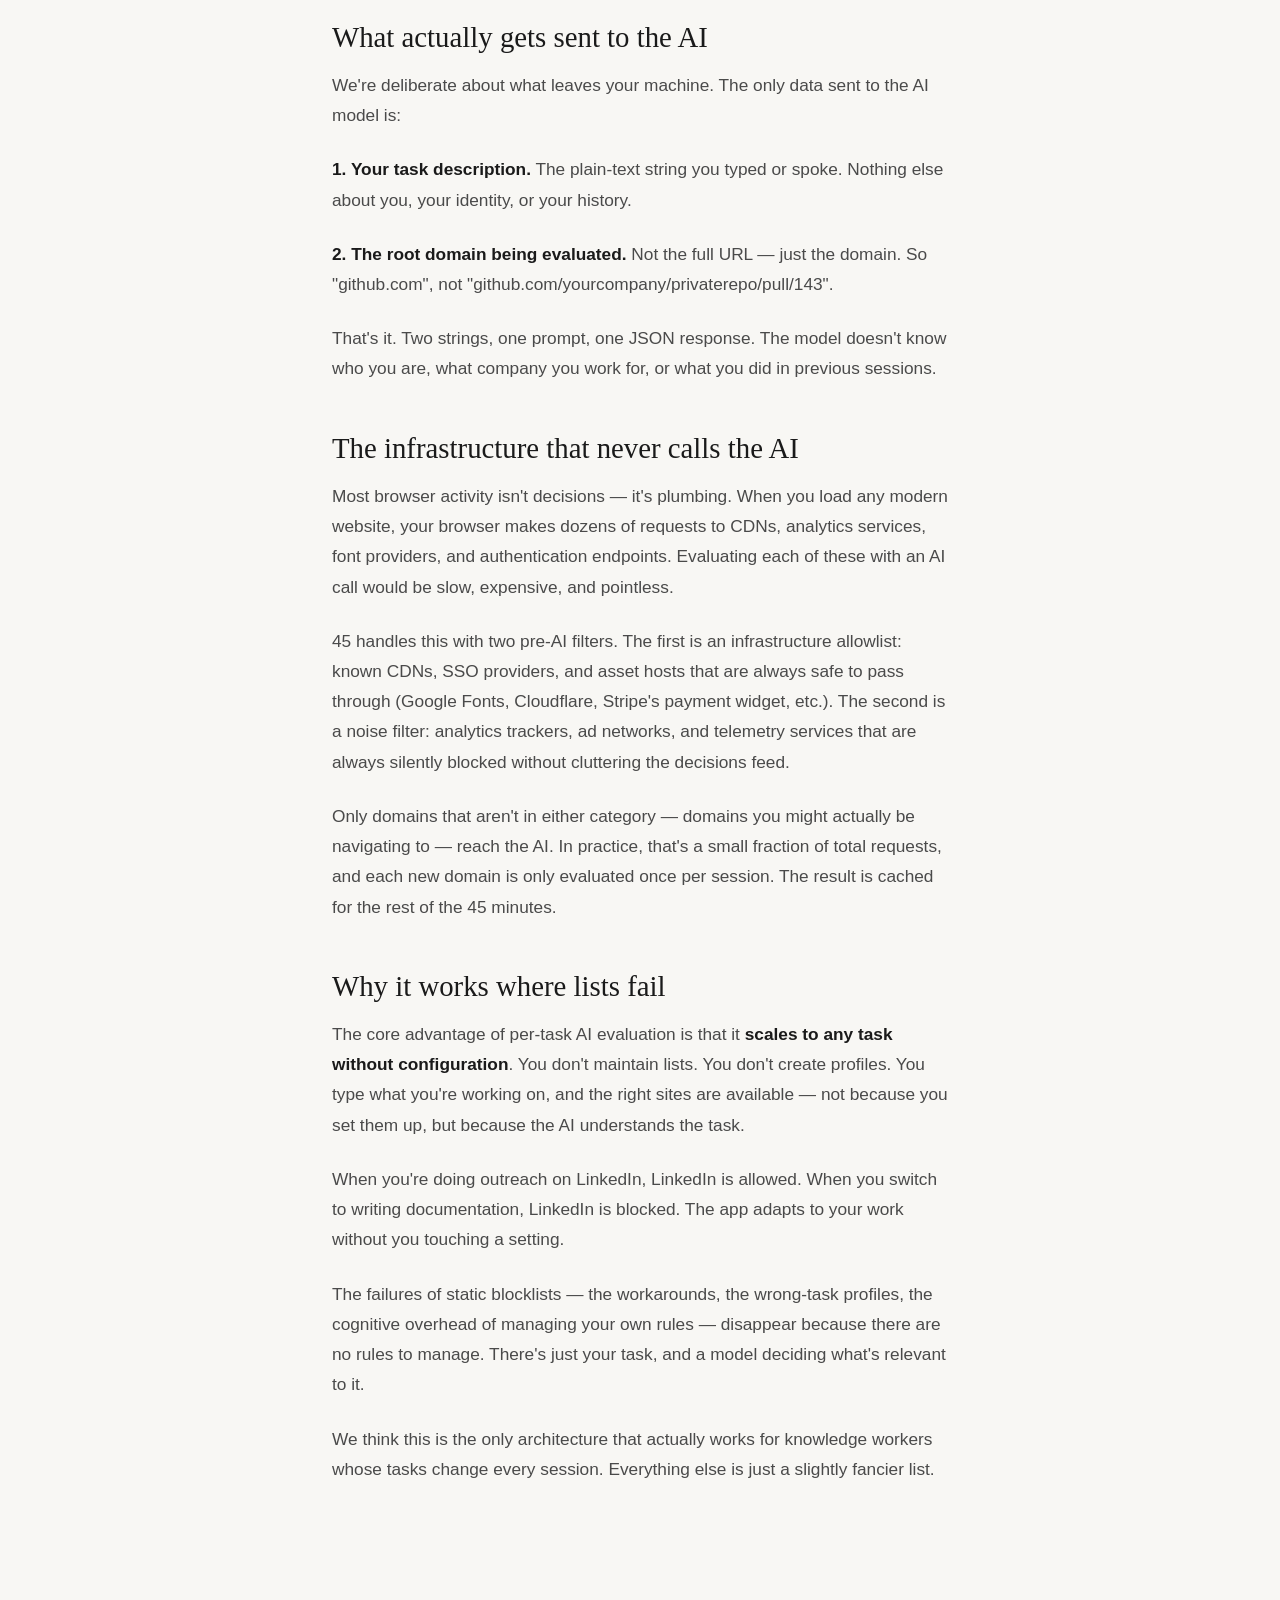
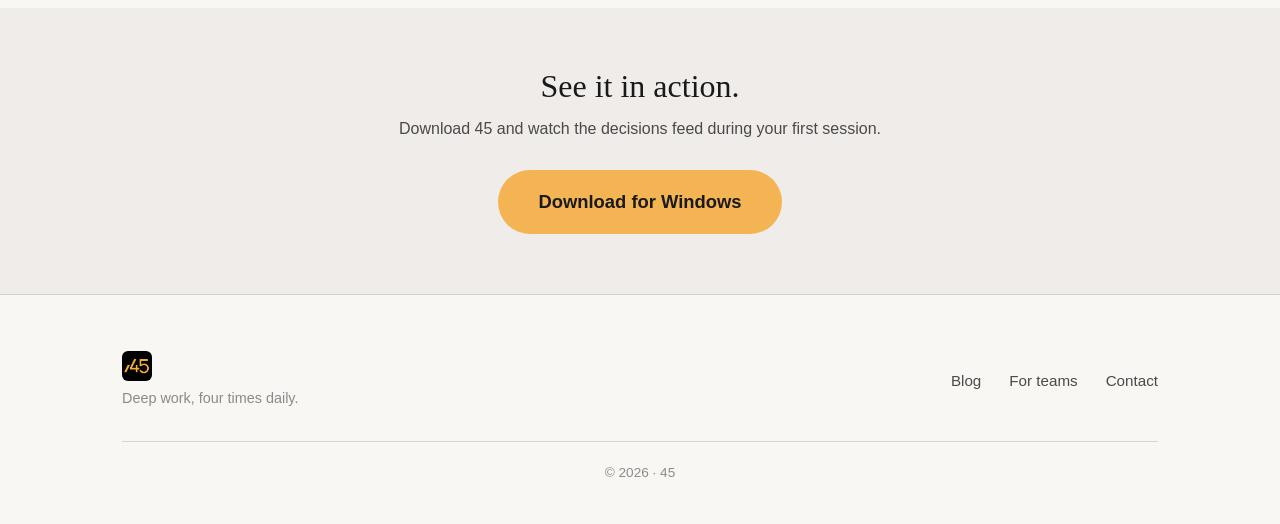
<file: website/post-ai-judge.html>
<!DOCTYPE html>
<html lang="en">
<head>
  <meta charset="UTF-8">
  <meta name="viewport" content="width=device-width, initial-scale=1.0">
  <title>The AI That Decides What You Can Browse — 45</title>
  <meta name="description" content="Static blocklists always fail. We built a per-task AI judge that evaluates each domain against what you're working on.">
  <link rel="icon" href="favicon.ico">
  <meta property="og:type" content="article">
  <meta property="og:title" content="The AI That Decides What You Can Browse — 45">
  <meta property="og:description" content="Static blocklists always fail. We built a per-task AI judge that evaluates each domain against what you're working on.">
  <meta property="og:image" content="logo.jpg">
  <meta name="twitter:card" content="summary">
  <meta name="twitter:title" content="The AI That Decides What You Can Browse — 45">
  <meta name="twitter:description" content="Static blocklists always fail. We built a per-task AI judge that evaluates each domain against what you're working on.">
  <script defer data-domain="yourdomain.com" src="https://plausible.io/js/script.js"></script>
  <link rel="stylesheet" href="style.css">
  <style>
    .post-header { padding: 80px 32px 48px; }
    .post-header h1 { font-family: var(--serif); font-size: 3rem; font-weight: 400; line-height: 1.15; margin-bottom: 20px; max-width: 680px; }
    .post-header .meta { color: var(--text-tertiary); font-family: var(--mono); font-size: 0.85rem; }
    .post-body { padding: 0 32px 100px; }
    .post-body .container { max-width: 680px; }
    .post-body p { color: var(--text-secondary); font-size: 1.08rem; line-height: 1.75; margin-bottom: 24px; }
    .post-body h2 { font-family: var(--serif); font-size: 1.8rem; font-weight: 400; color: var(--text-primary); margin: 48px 0 16px; }
    .post-body strong { color: var(--text-primary); }
    .post-body blockquote { border-left: 3px solid var(--accent); padding-left: 20px; margin: 32px 0; color: var(--text-primary); font-family: var(--serif); font-size: 1.15rem; font-style: italic; }
    .code-block { background: #111; border: 1px solid var(--border); border-radius: 10px; padding: 20px 24px; margin: 28px 0; font-family: var(--mono); font-size: 0.85rem; color: var(--text-secondary); line-height: 1.7; }
    .code-block .amber { color: var(--accent); }
    .back { display: inline-block; color: var(--text-tertiary); font-size: 0.9rem; margin-bottom: 32px; }
    .back:hover { color: var(--accent); }
  </style>
</head>
<body class="light-page">

  <nav class="nav">
    <a href="index.html" class="nav-brand"><img src="logo.jpg" class="nav-logo" alt="45"></a>
    <div class="nav-links">
      <a href="index.html#how">How it works</a>
      <a href="teams.html">For teams</a>
      <a href="blog.html">Blog</a>
      <a href="index.html#pricing">Pricing</a>
      <a href="index.html#download" class="btn-pill">Get 45</a>
    </div>
  </nav>

  <article>
    <header class="post-header">
      <div class="container narrow">
        <a href="blog.html" class="back">← All posts</a>
        <p class="kicker">HOW IT WORKS</p>
        <h1>The AI That Decides What You Can Browse</h1>
        <p class="meta">May 2026 · 6 min read</p>
      </div>
    </header>

    <div class="post-body">
      <div class="container">

        <p>Every focus app that blocks websites has the same problem: the list. Someone has to decide what's on it. That person is usually you, which means you make the decision when you set up the app — calmly, rationally, in a low-stakes moment — and then your future distracted self finds seventeen workarounds.</p>

        <p>Static blocklists also can't reason about context. Is YouTube a distraction? It depends entirely on what you're doing. If you're writing a legal brief, yes. If you're editing video, it's your research library. A list can't know the difference. You have to maintain separate profiles, toggle lists on and off, and spend mental energy managing your tools instead of doing your work.</p>

        <p>We built something different.</p>

        <h2>A judge, not a list</h2>

        <p>When you start a session in 45, you describe what you're working on in plain language. "Write the Q3 board deck." "Fix the auth bug in the API." "Research suppliers for the new product line."</p>

        <p>That description becomes the context for every decision the app makes during the next 45 minutes. When your browser requests a domain, 45 evaluates that domain against your task — not against a list — and decides in real time whether to allow it or block it.</p>

        <p>The evaluation is done by a small, fast AI model (GPT-4o-mini) running through our backend. The prompt looks roughly like this:</p>

        <div class="code-block">
          <span class="amber">Sprint task:</span> "write the Q3 board deck"<br>
          <span class="amber">Domain:</span> "reddit.com"<br><br>
          Is this domain relevant to the task?<br>
          → <span class="amber">{"allow": false, "reason": "social media, off-task"}</span>
        </div>

        <p>For "write the Q3 board deck", reddit.com is blocked. But if your task were "research community sentiment on our product launch", it might be allowed. The AI reads the task, reads the domain, and makes a judgment call — the same one you'd make if you stopped to think about it.</p>

        <h2>What actually gets sent to the AI</h2>

        <p>We're deliberate about what leaves your machine. The only data sent to the AI model is:</p>

        <p><strong>1. Your task description.</strong> The plain-text string you typed or spoke. Nothing else about you, your identity, or your history.</p>

        <p><strong>2. The root domain being evaluated.</strong> Not the full URL — just the domain. So "github.com", not "github.com/yourcompany/privaterepo/pull/143".</p>

        <p>That's it. Two strings, one prompt, one JSON response. The model doesn't know who you are, what company you work for, or what you did in previous sessions.</p>

        <h2>The infrastructure that never calls the AI</h2>

        <p>Most browser activity isn't decisions — it's plumbing. When you load any modern website, your browser makes dozens of requests to CDNs, analytics services, font providers, and authentication endpoints. Evaluating each of these with an AI call would be slow, expensive, and pointless.</p>

        <p>45 handles this with two pre-AI filters. The first is an infrastructure allowlist: known CDNs, SSO providers, and asset hosts that are always safe to pass through (Google Fonts, Cloudflare, Stripe's payment widget, etc.). The second is a noise filter: analytics trackers, ad networks, and telemetry services that are always silently blocked without cluttering the decisions feed.</p>

        <p>Only domains that aren't in either category — domains you might actually be navigating to — reach the AI. In practice, that's a small fraction of total requests, and each new domain is only evaluated once per session. The result is cached for the rest of the 45 minutes.</p>

        <h2>Why it works where lists fail</h2>

        <p>The core advantage of per-task AI evaluation is that it <strong>scales to any task without configuration</strong>. You don't maintain lists. You don't create profiles. You type what you're working on, and the right sites are available — not because you set them up, but because the AI understands the task.</p>

        <p>When you're doing outreach on LinkedIn, LinkedIn is allowed. When you switch to writing documentation, LinkedIn is blocked. The app adapts to your work without you touching a setting.</p>

        <p>The failures of static blocklists — the workarounds, the wrong-task profiles, the cognitive overhead of managing your own rules — disappear because there are no rules to manage. There's just your task, and a model deciding what's relevant to it.</p>

        <p>We think this is the only architecture that actually works for knowledge workers whose tasks change every session. Everything else is just a slightly fancier list.</p>

      </div>
    </div>
  </article>

  <section style="background:var(--surface);padding:60px 32px;text-align:center;">
    <div class="container narrow">
      <h2 style="font-family:var(--serif);font-size:2rem;font-weight:400;margin-bottom:12px">See it in action.</h2>
      <p style="color:var(--text-secondary);margin-bottom:28px">Download 45 and watch the decisions feed during your first session.</p>
      <a href="index.html#download" class="btn-pill big">Download for Windows</a>
    </div>
  </section>

  <footer>
    <div class="container">
      <div class="footer-row">
        <div><img src="logo.jpg" class="footer-logo" alt="45"><p class="footer-text">Deep work, four times daily.</p></div>
        <div class="footer-links">
          <a href="blog.html">Blog</a>
          <a href="teams.html">For teams</a>
          <a href="mailto:hello@45.day">Contact</a>
        </div>
      </div>
      <p class="footer-copy">© 2026 · 45</p>
    </div>
  </footer>

</body>
</html>
</file>
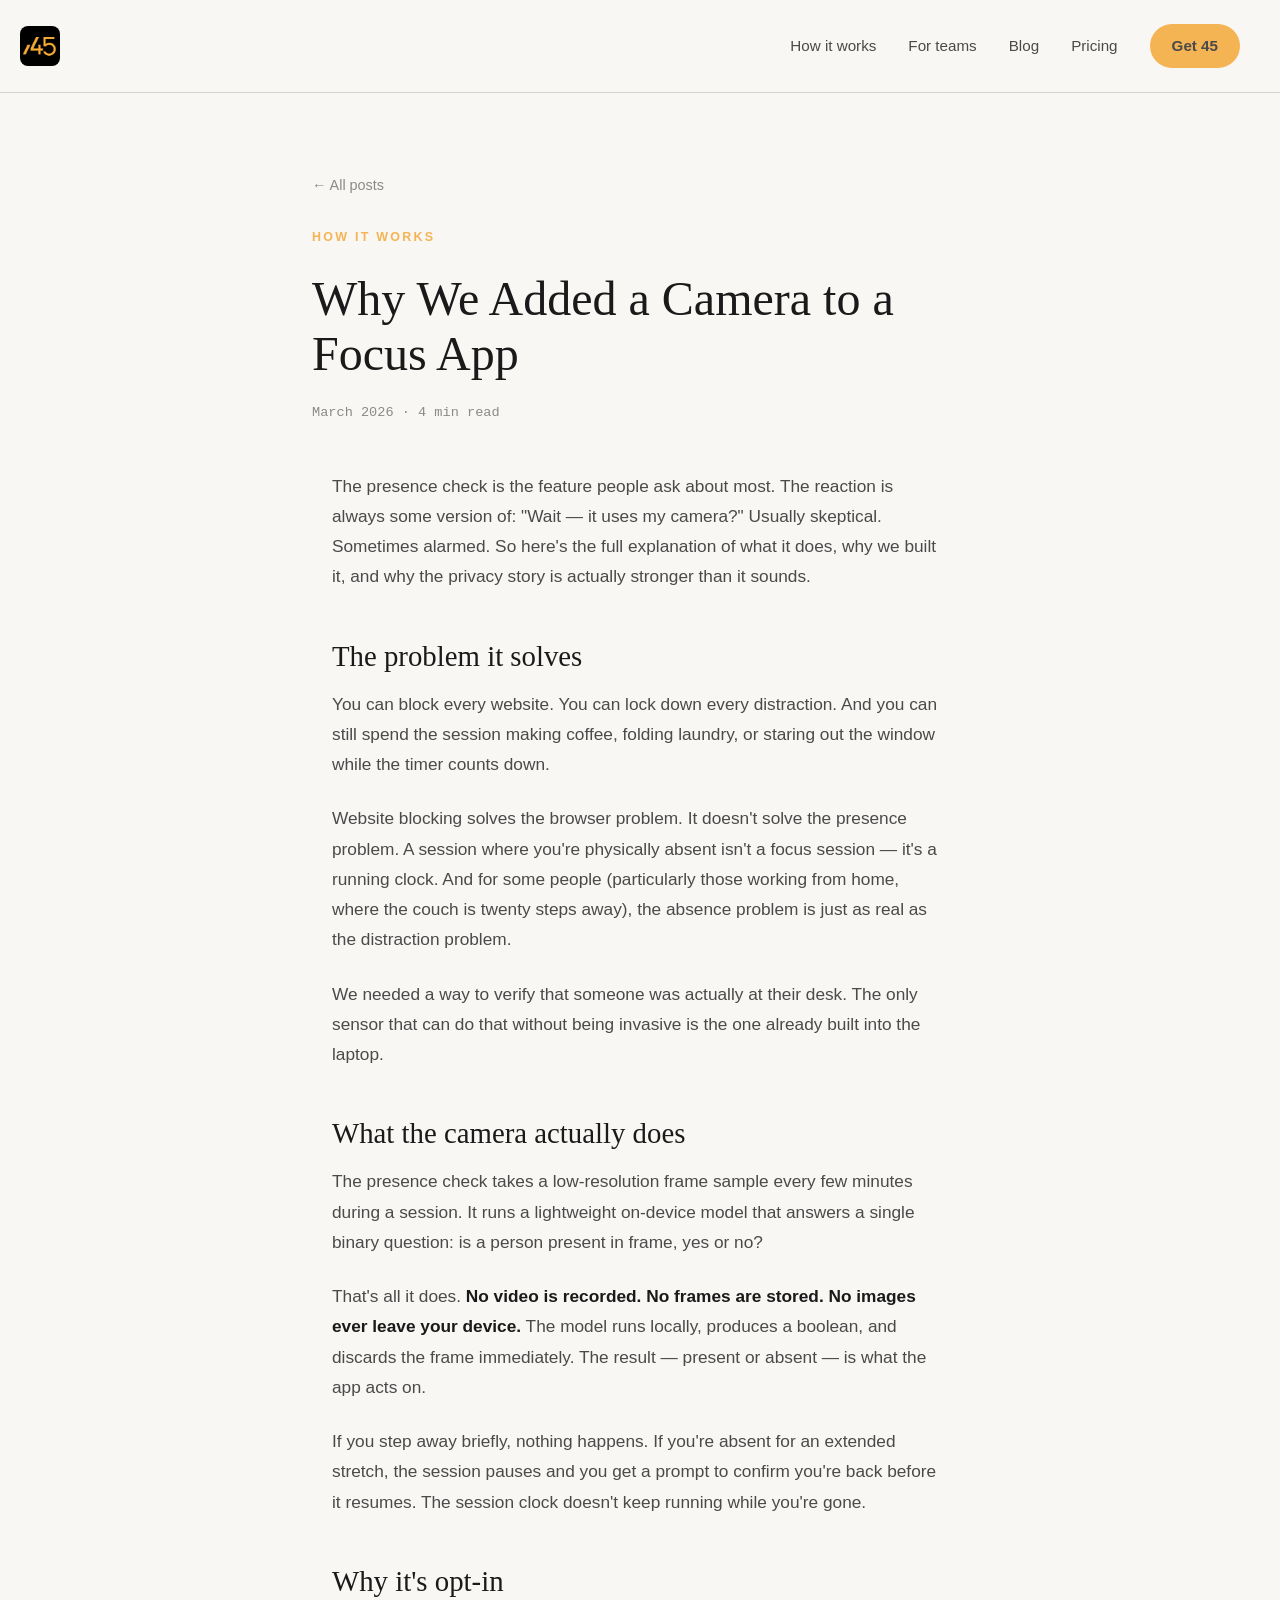
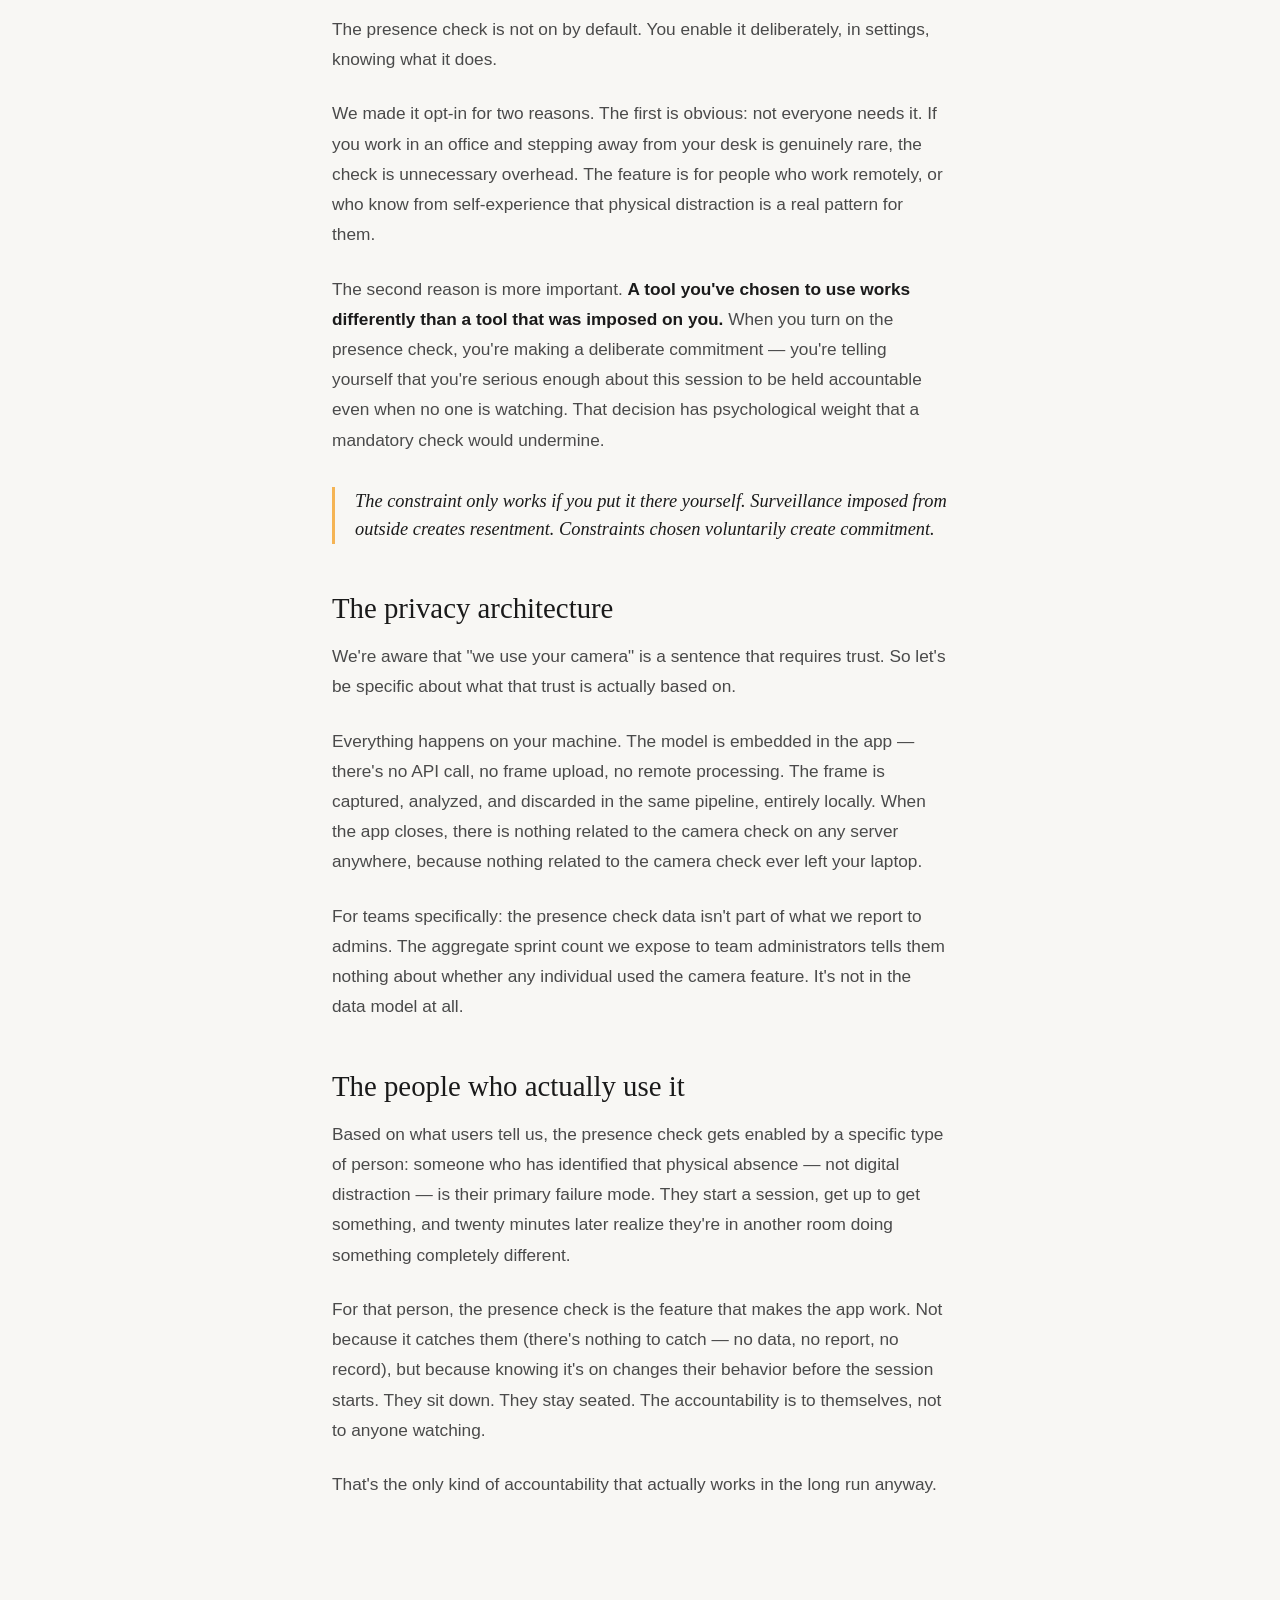
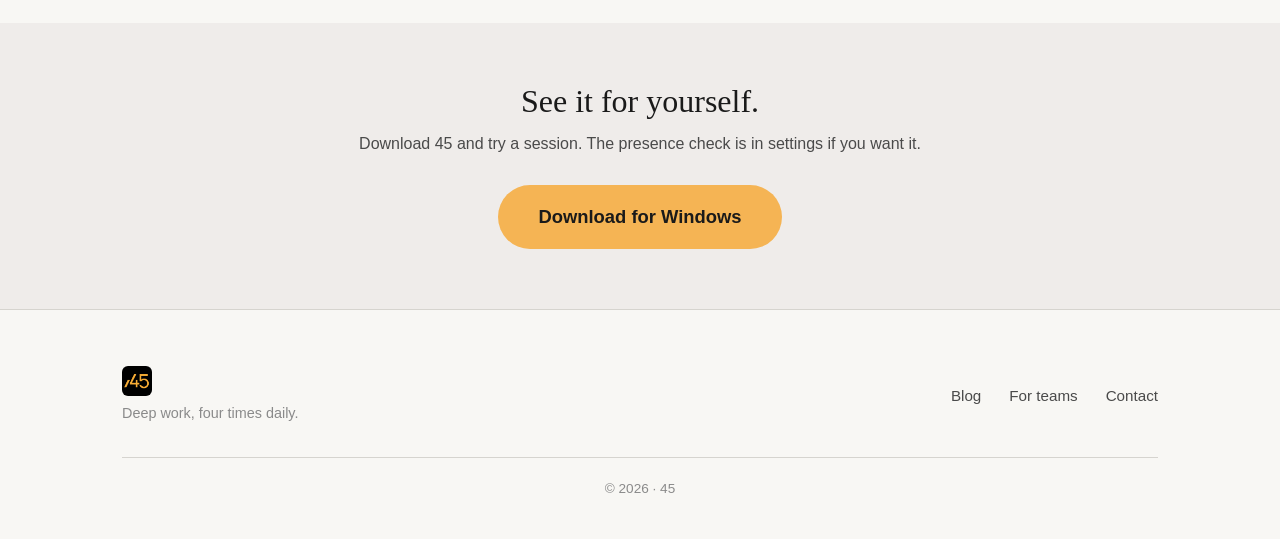
<file: website/post-camera-presence.html>
<!DOCTYPE html>
<html lang="en">
<head>
  <meta charset="UTF-8">
  <meta name="viewport" content="width=device-width, initial-scale=1.0">
  <title>Why We Added a Camera to a Focus App — 45</title>
  <meta name="description" content="You can block every website and still spend the sprint making coffee. Here's why we added a presence check — and why it's opt-in.">
  <link rel="icon" href="favicon.ico">
  <meta property="og:type" content="article">
  <meta property="og:title" content="Why We Added a Camera to a Focus App — 45">
  <meta property="og:description" content="You can block every website and still spend the sprint making coffee. Here's why we added a presence check — and why it's opt-in.">
  <meta property="og:image" content="logo.jpg">
  <meta name="twitter:card" content="summary">
  <meta name="twitter:title" content="Why We Added a Camera to a Focus App — 45">
  <meta name="twitter:description" content="You can block every website and still spend the sprint making coffee. Here's why we added a presence check — and why it's opt-in.">
  <script defer data-domain="yourdomain.com" src="https://plausible.io/js/script.js"></script>
  <link rel="stylesheet" href="style.css">
  <style>
    .post-header { padding: 80px 32px 48px; }
    .post-header h1 { font-family: var(--serif); font-size: 3rem; font-weight: 400; line-height: 1.15; margin-bottom: 20px; max-width: 680px; }
    .post-header .meta { color: var(--text-tertiary); font-family: var(--mono); font-size: 0.85rem; }
    .post-body { padding: 0 32px 100px; }
    .post-body .container { max-width: 680px; }
    .post-body p { color: var(--text-secondary); font-size: 1.08rem; line-height: 1.75; margin-bottom: 24px; }
    .post-body h2 { font-family: var(--serif); font-size: 1.8rem; font-weight: 400; color: var(--text-primary); margin: 48px 0 16px; }
    .post-body strong { color: var(--text-primary); }
    .post-body blockquote { border-left: 3px solid var(--accent); padding-left: 20px; margin: 32px 0; color: var(--text-primary); font-family: var(--serif); font-size: 1.15rem; font-style: italic; }
    .back { display: inline-block; color: var(--text-tertiary); font-size: 0.9rem; margin-bottom: 32px; }
    .back:hover { color: var(--accent); }
  </style>
</head>
<body class="light-page">

  <nav class="nav">
    <a href="index.html" class="nav-brand"><img src="logo.jpg" class="nav-logo" alt="45"></a>
    <div class="nav-links">
      <a href="index.html#how">How it works</a>
      <a href="teams.html">For teams</a>
      <a href="blog.html">Blog</a>
      <a href="index.html#pricing">Pricing</a>
      <a href="index.html#download" class="btn-pill">Get 45</a>
    </div>
  </nav>

  <article>
    <header class="post-header">
      <div class="container narrow">
        <a href="blog.html" class="back">← All posts</a>
        <p class="kicker">HOW IT WORKS</p>
        <h1>Why We Added a Camera to a Focus App</h1>
        <p class="meta">March 2026 · 4 min read</p>
      </div>
    </header>

    <div class="post-body">
      <div class="container">

        <p>The presence check is the feature people ask about most. The reaction is always some version of: "Wait — it uses my camera?" Usually skeptical. Sometimes alarmed. So here's the full explanation of what it does, why we built it, and why the privacy story is actually stronger than it sounds.</p>

        <h2>The problem it solves</h2>

        <p>You can block every website. You can lock down every distraction. And you can still spend the session making coffee, folding laundry, or staring out the window while the timer counts down.</p>

        <p>Website blocking solves the browser problem. It doesn't solve the presence problem. A session where you're physically absent isn't a focus session — it's a running clock. And for some people (particularly those working from home, where the couch is twenty steps away), the absence problem is just as real as the distraction problem.</p>

        <p>We needed a way to verify that someone was actually at their desk. The only sensor that can do that without being invasive is the one already built into the laptop.</p>

        <h2>What the camera actually does</h2>

        <p>The presence check takes a low-resolution frame sample every few minutes during a session. It runs a lightweight on-device model that answers a single binary question: is a person present in frame, yes or no?</p>

        <p>That's all it does. <strong>No video is recorded. No frames are stored. No images ever leave your device.</strong> The model runs locally, produces a boolean, and discards the frame immediately. The result — present or absent — is what the app acts on.</p>

        <p>If you step away briefly, nothing happens. If you're absent for an extended stretch, the session pauses and you get a prompt to confirm you're back before it resumes. The session clock doesn't keep running while you're gone.</p>

        <h2>Why it's opt-in</h2>

        <p>The presence check is not on by default. You enable it deliberately, in settings, knowing what it does.</p>

        <p>We made it opt-in for two reasons. The first is obvious: not everyone needs it. If you work in an office and stepping away from your desk is genuinely rare, the check is unnecessary overhead. The feature is for people who work remotely, or who know from self-experience that physical distraction is a real pattern for them.</p>

        <p>The second reason is more important. <strong>A tool you've chosen to use works differently than a tool that was imposed on you.</strong> When you turn on the presence check, you're making a deliberate commitment — you're telling yourself that you're serious enough about this session to be held accountable even when no one is watching. That decision has psychological weight that a mandatory check would undermine.</p>

        <blockquote>The constraint only works if you put it there yourself. Surveillance imposed from outside creates resentment. Constraints chosen voluntarily create commitment.</blockquote>

        <h2>The privacy architecture</h2>

        <p>We're aware that "we use your camera" is a sentence that requires trust. So let's be specific about what that trust is actually based on.</p>

        <p>Everything happens on your machine. The model is embedded in the app — there's no API call, no frame upload, no remote processing. The frame is captured, analyzed, and discarded in the same pipeline, entirely locally. When the app closes, there is nothing related to the camera check on any server anywhere, because nothing related to the camera check ever left your laptop.</p>

        <p>For teams specifically: the presence check data isn't part of what we report to admins. The aggregate sprint count we expose to team administrators tells them nothing about whether any individual used the camera feature. It's not in the data model at all.</p>

        <h2>The people who actually use it</h2>

        <p>Based on what users tell us, the presence check gets enabled by a specific type of person: someone who has identified that physical absence — not digital distraction — is their primary failure mode. They start a session, get up to get something, and twenty minutes later realize they're in another room doing something completely different.</p>

        <p>For that person, the presence check is the feature that makes the app work. Not because it catches them (there's nothing to catch — no data, no report, no record), but because knowing it's on changes their behavior before the session starts. They sit down. They stay seated. The accountability is to themselves, not to anyone watching.</p>

        <p>That's the only kind of accountability that actually works in the long run anyway.</p>

      </div>
    </div>
  </article>

  <section style="background:var(--surface);padding:60px 32px;text-align:center;">
    <div class="container narrow">
      <h2 style="font-family:var(--serif);font-size:2rem;font-weight:400;margin-bottom:12px">See it for yourself.</h2>
      <p style="color:var(--text-secondary);margin-bottom:28px">Download 45 and try a session. The presence check is in settings if you want it.</p>
      <a href="index.html#download" class="btn-pill big">Download for Windows</a>
    </div>
  </section>

  <footer>
    <div class="container">
      <div class="footer-row">
        <div><img src="logo.jpg" class="footer-logo" alt="45"><p class="footer-text">Deep work, four times daily.</p></div>
        <div class="footer-links">
          <a href="blog.html">Blog</a>
          <a href="teams.html">For teams</a>
          <a href="mailto:hello@45.day">Contact</a>
        </div>
      </div>
      <p class="footer-copy">© 2026 · 45</p>
    </div>
  </footer>

</body>
</html>
</file>
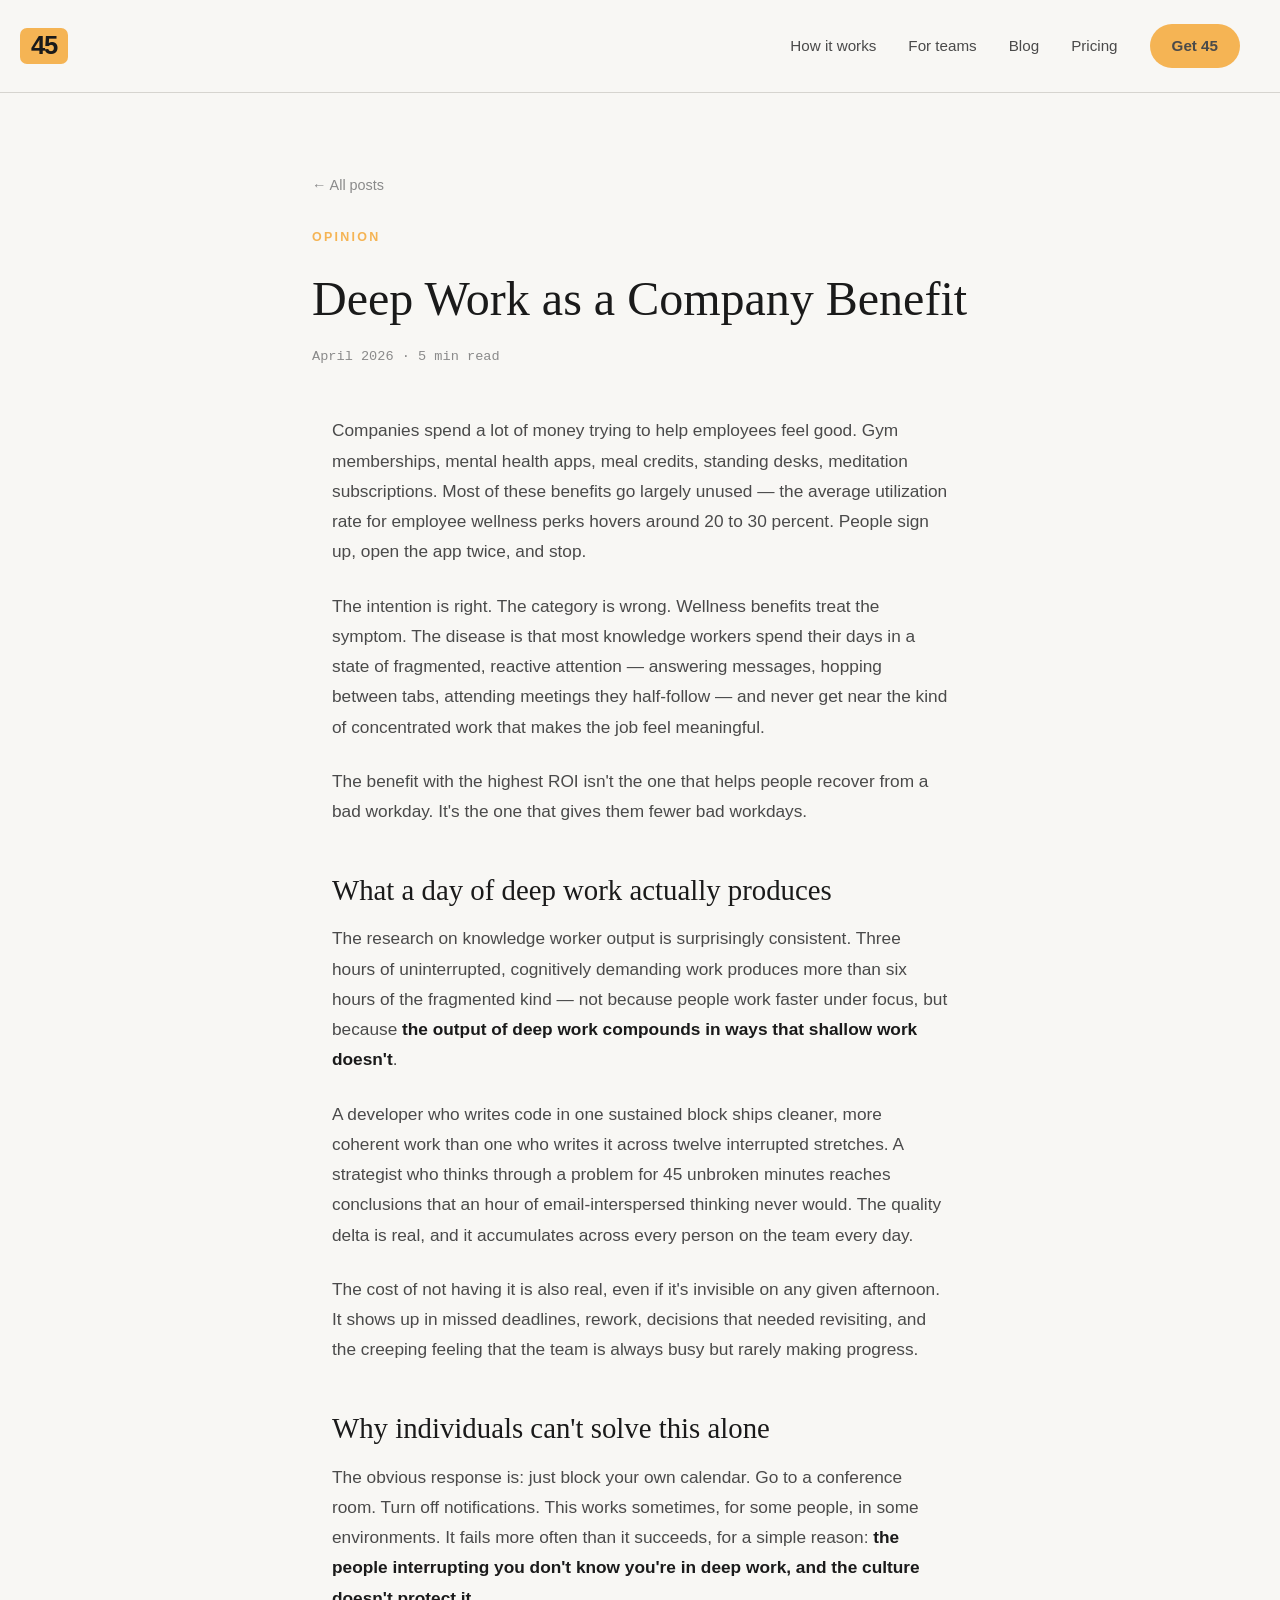
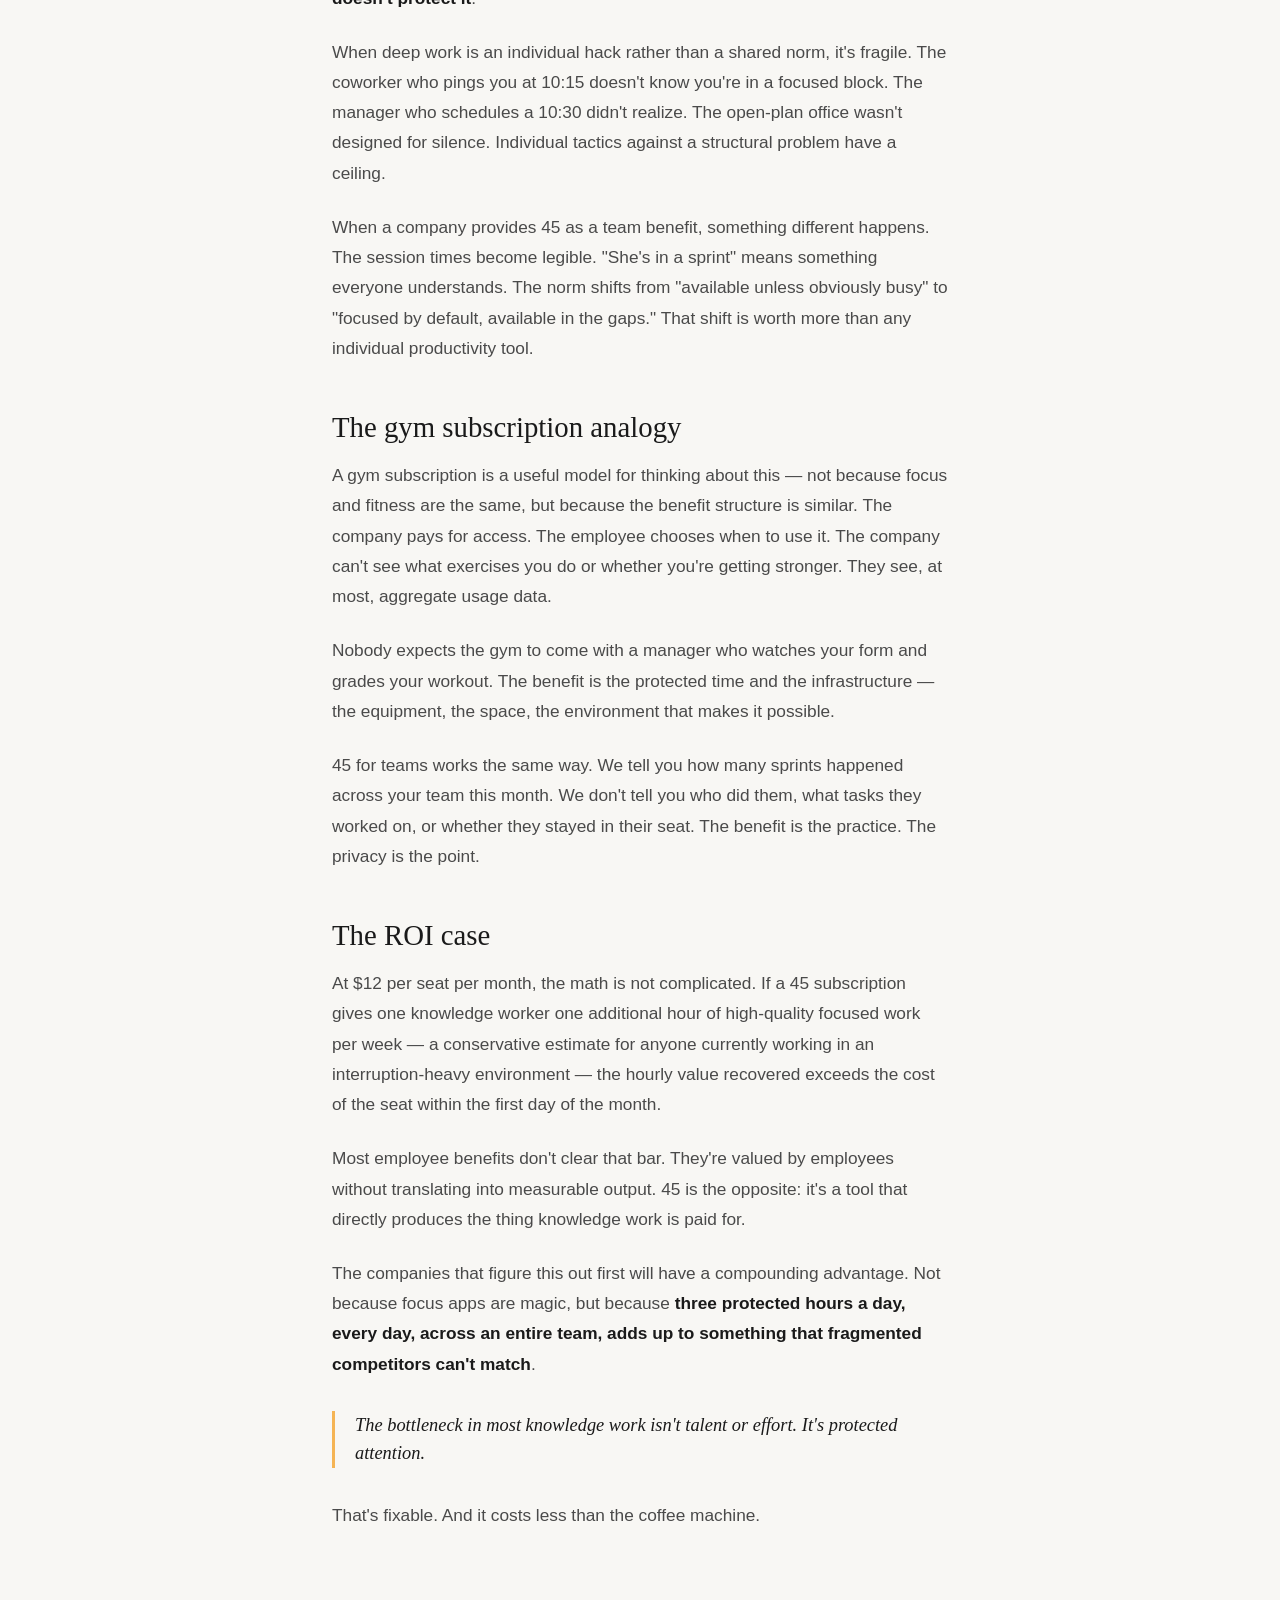
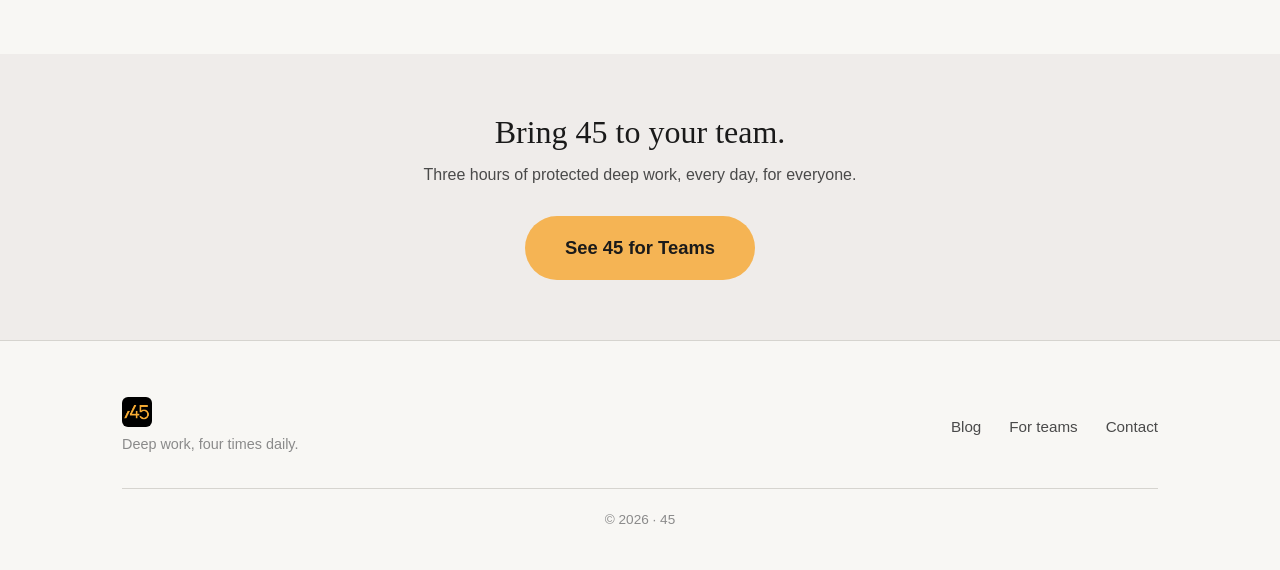
<file: website/post-deep-work-benefit.html>
<!DOCTYPE html>
<html lang="en">
<head>
  <meta charset="UTF-8">
  <meta name="viewport" content="width=device-width, initial-scale=1.0">
  <title>Deep Work as a Company Benefit — 45</title>
  <meta name="description" content="Three hours of protected focus time has clearer ROI than any wellness perk. The math isn't complicated.">
  <link rel="icon" href="favicon.ico">
  <meta property="og:type" content="article">
  <meta property="og:title" content="Deep Work as a Company Benefit — 45">
  <meta property="og:description" content="Three hours of protected focus time has clearer ROI than any wellness perk. The math isn't complicated.">
  <meta property="og:image" content="logo.jpg">
  <meta name="twitter:card" content="summary">
  <meta name="twitter:title" content="Deep Work as a Company Benefit — 45">
  <meta name="twitter:description" content="Three hours of protected focus time has clearer ROI than any wellness perk. The math isn't complicated.">
  <script defer data-domain="yourdomain.com" src="https://plausible.io/js/script.js"></script>
  <link rel="stylesheet" href="style.css">
  <style>
    .post-header { padding: 80px 32px 48px; }
    .post-header h1 { font-family: var(--serif); font-size: 3rem; font-weight: 400; line-height: 1.15; margin-bottom: 20px; max-width: 680px; }
    .post-header .meta { color: var(--text-tertiary); font-family: var(--mono); font-size: 0.85rem; }
    .post-body { padding: 0 32px 100px; }
    .post-body .container { max-width: 680px; }
    .post-body p { color: var(--text-secondary); font-size: 1.08rem; line-height: 1.75; margin-bottom: 24px; }
    .post-body h2 { font-family: var(--serif); font-size: 1.8rem; font-weight: 400; color: var(--text-primary); margin: 48px 0 16px; }
    .post-body strong { color: var(--text-primary); }
    .post-body blockquote { border-left: 3px solid var(--accent); padding-left: 20px; margin: 32px 0; color: var(--text-primary); font-family: var(--serif); font-size: 1.15rem; font-style: italic; }
    .back { display: inline-block; color: var(--text-tertiary); font-size: 0.9rem; margin-bottom: 32px; }
    .back:hover { color: var(--accent); }
  </style>
</head>
<body class="light-page">

  <nav class="nav">
    <a href="index.html" class="nav-brand"><span class="brand-mark">45</span></a>
    <div class="nav-links">
      <a href="index.html#how">How it works</a>
      <a href="teams.html">For teams</a>
      <a href="blog.html">Blog</a>
      <a href="index.html#pricing">Pricing</a>
      <a href="index.html#download" class="btn-pill">Get 45</a>
    </div>
  </nav>

  <article>
    <header class="post-header">
      <div class="container narrow">
        <a href="blog.html" class="back">← All posts</a>
        <p class="kicker">OPINION</p>
        <h1>Deep Work as a Company Benefit</h1>
        <p class="meta">April 2026 · 5 min read</p>
      </div>
    </header>

    <div class="post-body">
      <div class="container">

        <p>Companies spend a lot of money trying to help employees feel good. Gym memberships, mental health apps, meal credits, standing desks, meditation subscriptions. Most of these benefits go largely unused — the average utilization rate for employee wellness perks hovers around 20 to 30 percent. People sign up, open the app twice, and stop.</p>

        <p>The intention is right. The category is wrong. Wellness benefits treat the symptom. The disease is that most knowledge workers spend their days in a state of fragmented, reactive attention — answering messages, hopping between tabs, attending meetings they half-follow — and never get near the kind of concentrated work that makes the job feel meaningful.</p>

        <p>The benefit with the highest ROI isn't the one that helps people recover from a bad workday. It's the one that gives them fewer bad workdays.</p>

        <h2>What a day of deep work actually produces</h2>

        <p>The research on knowledge worker output is surprisingly consistent. Three hours of uninterrupted, cognitively demanding work produces more than six hours of the fragmented kind — not because people work faster under focus, but because <strong>the output of deep work compounds in ways that shallow work doesn't</strong>.</p>

        <p>A developer who writes code in one sustained block ships cleaner, more coherent work than one who writes it across twelve interrupted stretches. A strategist who thinks through a problem for 45 unbroken minutes reaches conclusions that an hour of email-interspersed thinking never would. The quality delta is real, and it accumulates across every person on the team every day.</p>

        <p>The cost of not having it is also real, even if it's invisible on any given afternoon. It shows up in missed deadlines, rework, decisions that needed revisiting, and the creeping feeling that the team is always busy but rarely making progress.</p>

        <h2>Why individuals can't solve this alone</h2>

        <p>The obvious response is: just block your own calendar. Go to a conference room. Turn off notifications. This works sometimes, for some people, in some environments. It fails more often than it succeeds, for a simple reason: <strong>the people interrupting you don't know you're in deep work, and the culture doesn't protect it</strong>.</p>

        <p>When deep work is an individual hack rather than a shared norm, it's fragile. The coworker who pings you at 10:15 doesn't know you're in a focused block. The manager who schedules a 10:30 didn't realize. The open-plan office wasn't designed for silence. Individual tactics against a structural problem have a ceiling.</p>

        <p>When a company provides 45 as a team benefit, something different happens. The session times become legible. "She's in a sprint" means something everyone understands. The norm shifts from "available unless obviously busy" to "focused by default, available in the gaps." That shift is worth more than any individual productivity tool.</p>

        <h2>The gym subscription analogy</h2>

        <p>A gym subscription is a useful model for thinking about this — not because focus and fitness are the same, but because the benefit structure is similar. The company pays for access. The employee chooses when to use it. The company can't see what exercises you do or whether you're getting stronger. They see, at most, aggregate usage data.</p>

        <p>Nobody expects the gym to come with a manager who watches your form and grades your workout. The benefit is the protected time and the infrastructure — the equipment, the space, the environment that makes it possible.</p>

        <p>45 for teams works the same way. We tell you how many sprints happened across your team this month. We don't tell you who did them, what tasks they worked on, or whether they stayed in their seat. The benefit is the practice. The privacy is the point.</p>

        <h2>The ROI case</h2>

        <p>At $12 per seat per month, the math is not complicated. If a 45 subscription gives one knowledge worker one additional hour of high-quality focused work per week — a conservative estimate for anyone currently working in an interruption-heavy environment — the hourly value recovered exceeds the cost of the seat within the first day of the month.</p>

        <p>Most employee benefits don't clear that bar. They're valued by employees without translating into measurable output. 45 is the opposite: it's a tool that directly produces the thing knowledge work is paid for.</p>

        <p>The companies that figure this out first will have a compounding advantage. Not because focus apps are magic, but because <strong>three protected hours a day, every day, across an entire team, adds up to something that fragmented competitors can't match</strong>.</p>

        <blockquote>The bottleneck in most knowledge work isn't talent or effort. It's protected attention.</blockquote>

        <p>That's fixable. And it costs less than the coffee machine.</p>

      </div>
    </div>
  </article>

  <section style="background:var(--surface);padding:60px 32px;text-align:center;">
    <div class="container narrow">
      <h2 style="font-family:var(--serif);font-size:2rem;font-weight:400;margin-bottom:12px">Bring 45 to your team.</h2>
      <p style="color:var(--text-secondary);margin-bottom:28px">Three hours of protected deep work, every day, for everyone.</p>
      <a href="teams.html" class="btn-pill big">See 45 for Teams</a>
    </div>
  </section>

  <footer>
    <div class="container">
      <div class="footer-row">
        <div><img src="logo.jpg" class="footer-logo" alt="45"><p class="footer-text">Deep work, four times daily.</p></div>
        <div class="footer-links">
          <a href="blog.html">Blog</a>
          <a href="teams.html">For teams</a>
          <a href="mailto:hello@45.day">Contact</a>
        </div>
      </div>
      <p class="footer-copy">© 2026 · 45</p>
    </div>
  </footer>

</body>
</html>
</file>
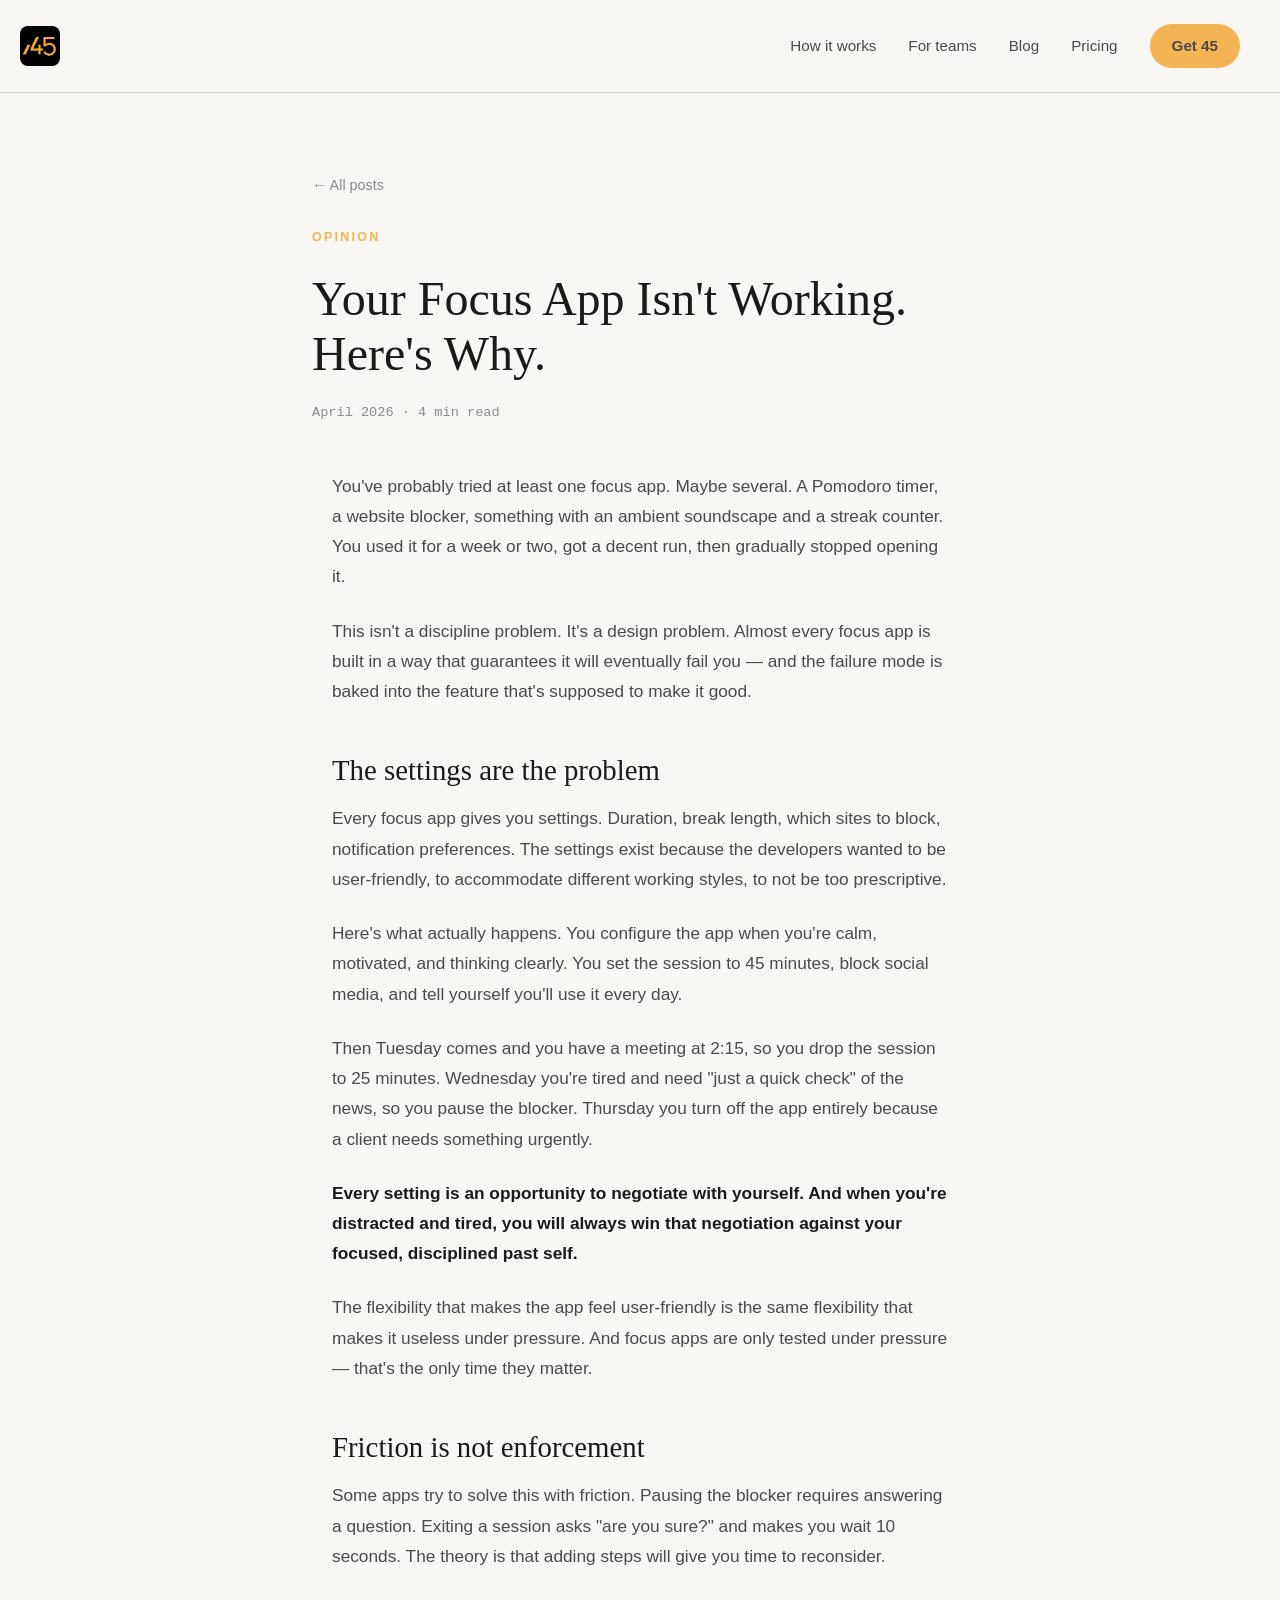
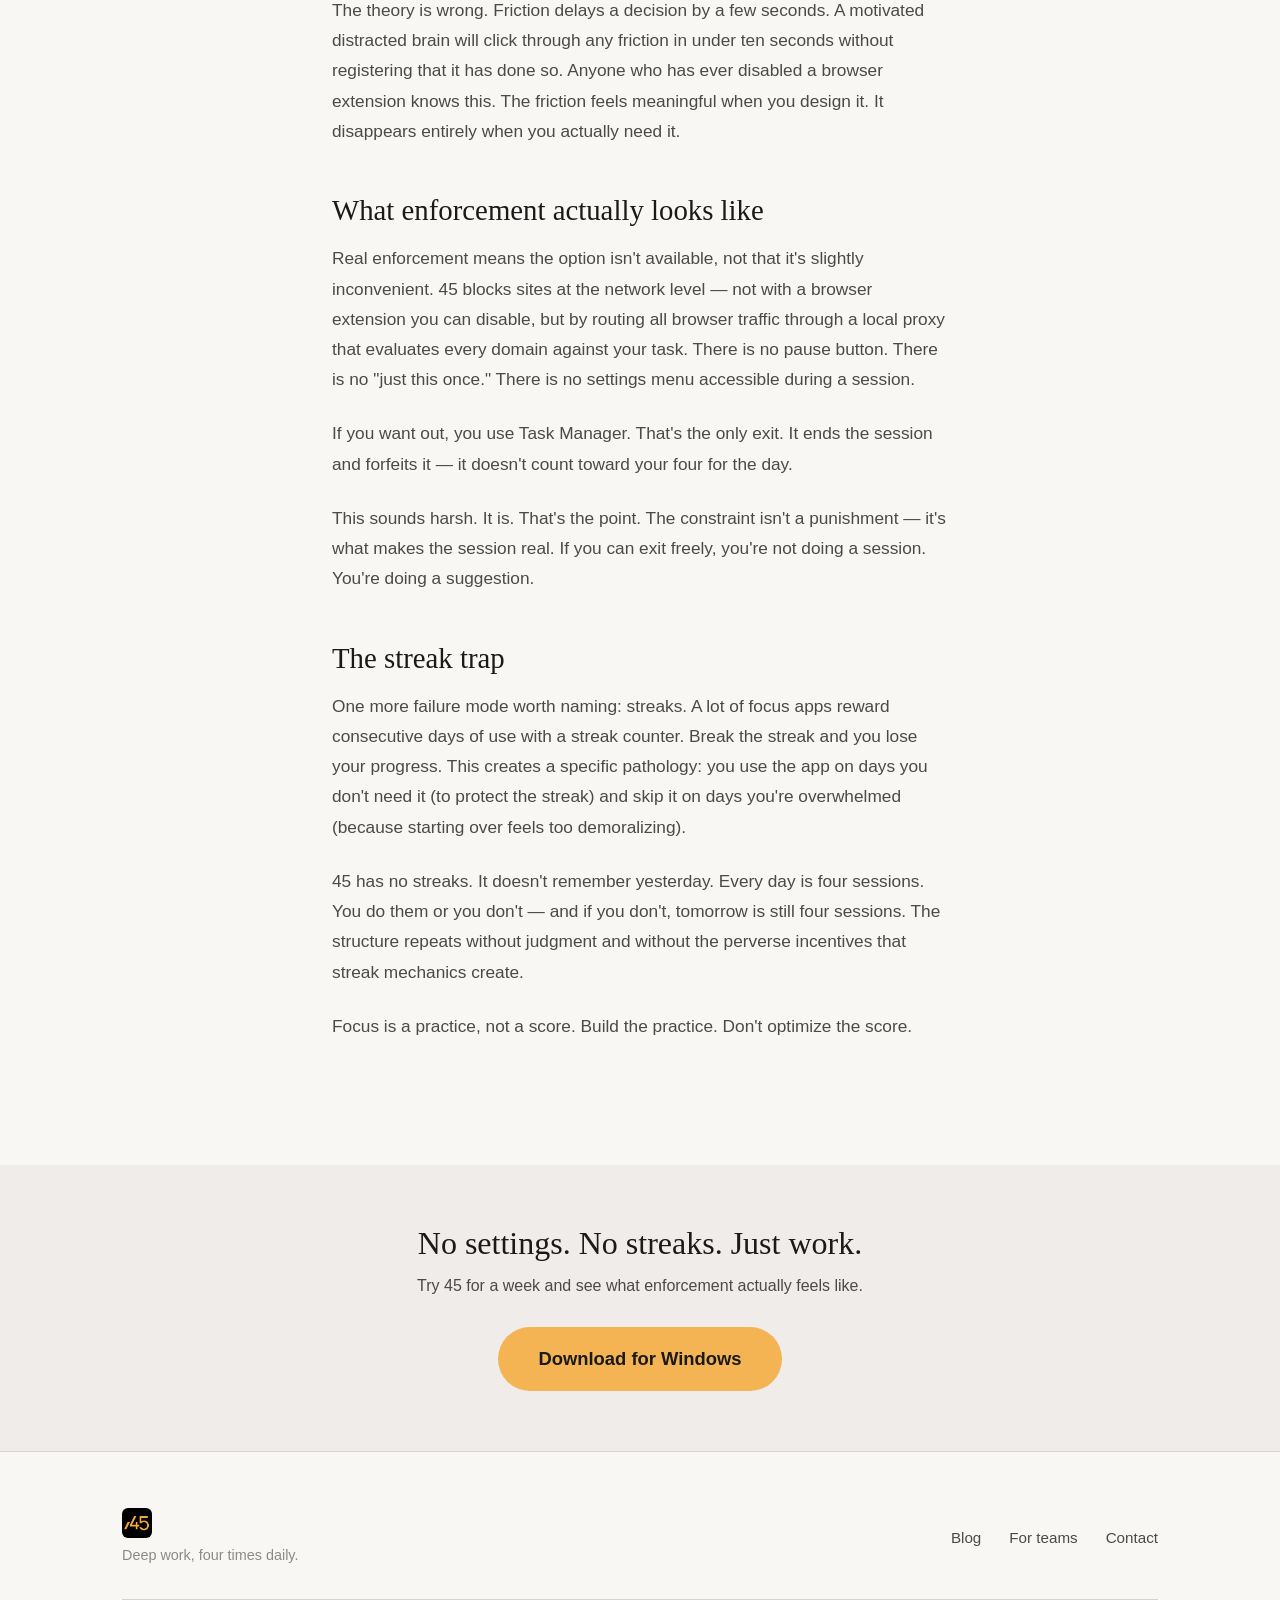
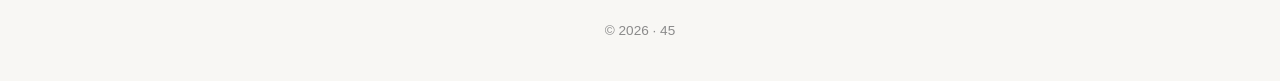
<file: website/post-focus-apps-fail.html>
<!DOCTYPE html>
<html lang="en">
<head>
  <meta charset="UTF-8">
  <meta name="viewport" content="width=device-width, initial-scale=1.0">
  <title>Your Focus App Isn't Working. Here's Why. — 45</title>
  <meta name="description" content="Every focus app gives you settings. Settings are the problem. The moment you can negotiate with yourself, you've already lost.">
  <link rel="icon" href="favicon.ico">
  <meta property="og:type" content="article">
  <meta property="og:title" content="Your Focus App Isn't Working. Here's Why. — 45">
  <meta property="og:description" content="Every focus app gives you settings. Settings are the problem. The moment you can negotiate with yourself, you've already lost.">
  <meta property="og:image" content="logo.jpg">
  <meta name="twitter:card" content="summary">
  <meta name="twitter:title" content="Your Focus App Isn't Working. Here's Why. — 45">
  <meta name="twitter:description" content="Every focus app gives you settings. Settings are the problem. The moment you can negotiate with yourself, you've already lost.">
  <script defer data-domain="yourdomain.com" src="https://plausible.io/js/script.js"></script>
  <link rel="stylesheet" href="style.css">
  <style>
    .post-header { padding: 80px 32px 48px; }
    .post-header h1 { font-family: var(--serif); font-size: 3rem; font-weight: 400; line-height: 1.15; margin-bottom: 20px; max-width: 680px; }
    .post-header .meta { color: var(--text-tertiary); font-family: var(--mono); font-size: 0.85rem; }
    .post-body { padding: 0 32px 100px; }
    .post-body .container { max-width: 680px; }
    .post-body p { color: var(--text-secondary); font-size: 1.08rem; line-height: 1.75; margin-bottom: 24px; }
    .post-body h2 { font-family: var(--serif); font-size: 1.8rem; font-weight: 400; color: var(--text-primary); margin: 48px 0 16px; }
    .post-body strong { color: var(--text-primary); }
    .post-body blockquote { border-left: 3px solid var(--accent); padding-left: 20px; margin: 32px 0; color: var(--text-primary); font-family: var(--serif); font-size: 1.15rem; font-style: italic; }
    .back { display: inline-block; color: var(--text-tertiary); font-size: 0.9rem; margin-bottom: 32px; }
    .back:hover { color: var(--accent); }
  </style>
</head>
<body class="light-page">

  <nav class="nav">
    <a href="index.html" class="nav-brand"><img src="logo.jpg" class="nav-logo" alt="45"></a>
    <div class="nav-links">
      <a href="index.html#how">How it works</a>
      <a href="teams.html">For teams</a>
      <a href="blog.html">Blog</a>
      <a href="index.html#pricing">Pricing</a>
      <a href="index.html#download" class="btn-pill">Get 45</a>
    </div>
  </nav>

  <article>
    <header class="post-header">
      <div class="container narrow">
        <a href="blog.html" class="back">← All posts</a>
        <p class="kicker">OPINION</p>
        <h1>Your Focus App Isn't Working. Here's Why.</h1>
        <p class="meta">April 2026 · 4 min read</p>
      </div>
    </header>

    <div class="post-body">
      <div class="container">

        <p>You've probably tried at least one focus app. Maybe several. A Pomodoro timer, a website blocker, something with an ambient soundscape and a streak counter. You used it for a week or two, got a decent run, then gradually stopped opening it.</p>

        <p>This isn't a discipline problem. It's a design problem. Almost every focus app is built in a way that guarantees it will eventually fail you — and the failure mode is baked into the feature that's supposed to make it good.</p>

        <h2>The settings are the problem</h2>

        <p>Every focus app gives you settings. Duration, break length, which sites to block, notification preferences. The settings exist because the developers wanted to be user-friendly, to accommodate different working styles, to not be too prescriptive.</p>

        <p>Here's what actually happens. You configure the app when you're calm, motivated, and thinking clearly. You set the session to 45 minutes, block social media, and tell yourself you'll use it every day.</p>

        <p>Then Tuesday comes and you have a meeting at 2:15, so you drop the session to 25 minutes. Wednesday you're tired and need "just a quick check" of the news, so you pause the blocker. Thursday you turn off the app entirely because a client needs something urgently.</p>

        <p><strong>Every setting is an opportunity to negotiate with yourself. And when you're distracted and tired, you will always win that negotiation against your focused, disciplined past self.</strong></p>

        <p>The flexibility that makes the app feel user-friendly is the same flexibility that makes it useless under pressure. And focus apps are only tested under pressure — that's the only time they matter.</p>

        <h2>Friction is not enforcement</h2>

        <p>Some apps try to solve this with friction. Pausing the blocker requires answering a question. Exiting a session asks "are you sure?" and makes you wait 10 seconds. The theory is that adding steps will give you time to reconsider.</p>

        <p>The theory is wrong. Friction delays a decision by a few seconds. A motivated distracted brain will click through any friction in under ten seconds without registering that it has done so. Anyone who has ever disabled a browser extension knows this. The friction feels meaningful when you design it. It disappears entirely when you actually need it.</p>

        <h2>What enforcement actually looks like</h2>

        <p>Real enforcement means the option isn't available, not that it's slightly inconvenient. 45 blocks sites at the network level — not with a browser extension you can disable, but by routing all browser traffic through a local proxy that evaluates every domain against your task. There is no pause button. There is no "just this once." There is no settings menu accessible during a session.</p>

        <p>If you want out, you use Task Manager. That's the only exit. It ends the session and forfeits it — it doesn't count toward your four for the day.</p>

        <p>This sounds harsh. It is. That's the point. The constraint isn't a punishment — it's what makes the session real. If you can exit freely, you're not doing a session. You're doing a suggestion.</p>

        <h2>The streak trap</h2>

        <p>One more failure mode worth naming: streaks. A lot of focus apps reward consecutive days of use with a streak counter. Break the streak and you lose your progress. This creates a specific pathology: you use the app on days you don't need it (to protect the streak) and skip it on days you're overwhelmed (because starting over feels too demoralizing).</p>

        <p>45 has no streaks. It doesn't remember yesterday. Every day is four sessions. You do them or you don't — and if you don't, tomorrow is still four sessions. The structure repeats without judgment and without the perverse incentives that streak mechanics create.</p>

        <p>Focus is a practice, not a score. Build the practice. Don't optimize the score.</p>

      </div>
    </div>
  </article>

  <section style="background:var(--surface);padding:60px 32px;text-align:center;">
    <div class="container narrow">
      <h2 style="font-family:var(--serif);font-size:2rem;font-weight:400;margin-bottom:12px">No settings. No streaks. Just work.</h2>
      <p style="color:var(--text-secondary);margin-bottom:28px">Try 45 for a week and see what enforcement actually feels like.</p>
      <a href="index.html#download" class="btn-pill big">Download for Windows</a>
    </div>
  </section>

  <footer>
    <div class="container">
      <div class="footer-row">
        <div><img src="logo.jpg" class="footer-logo" alt="45"><p class="footer-text">Deep work, four times daily.</p></div>
        <div class="footer-links">
          <a href="blog.html">Blog</a>
          <a href="teams.html">For teams</a>
          <a href="mailto:hello@45.day">Contact</a>
        </div>
      </div>
      <p class="footer-copy">© 2026 · 45</p>
    </div>
  </footer>

</body>
</html>
</file>
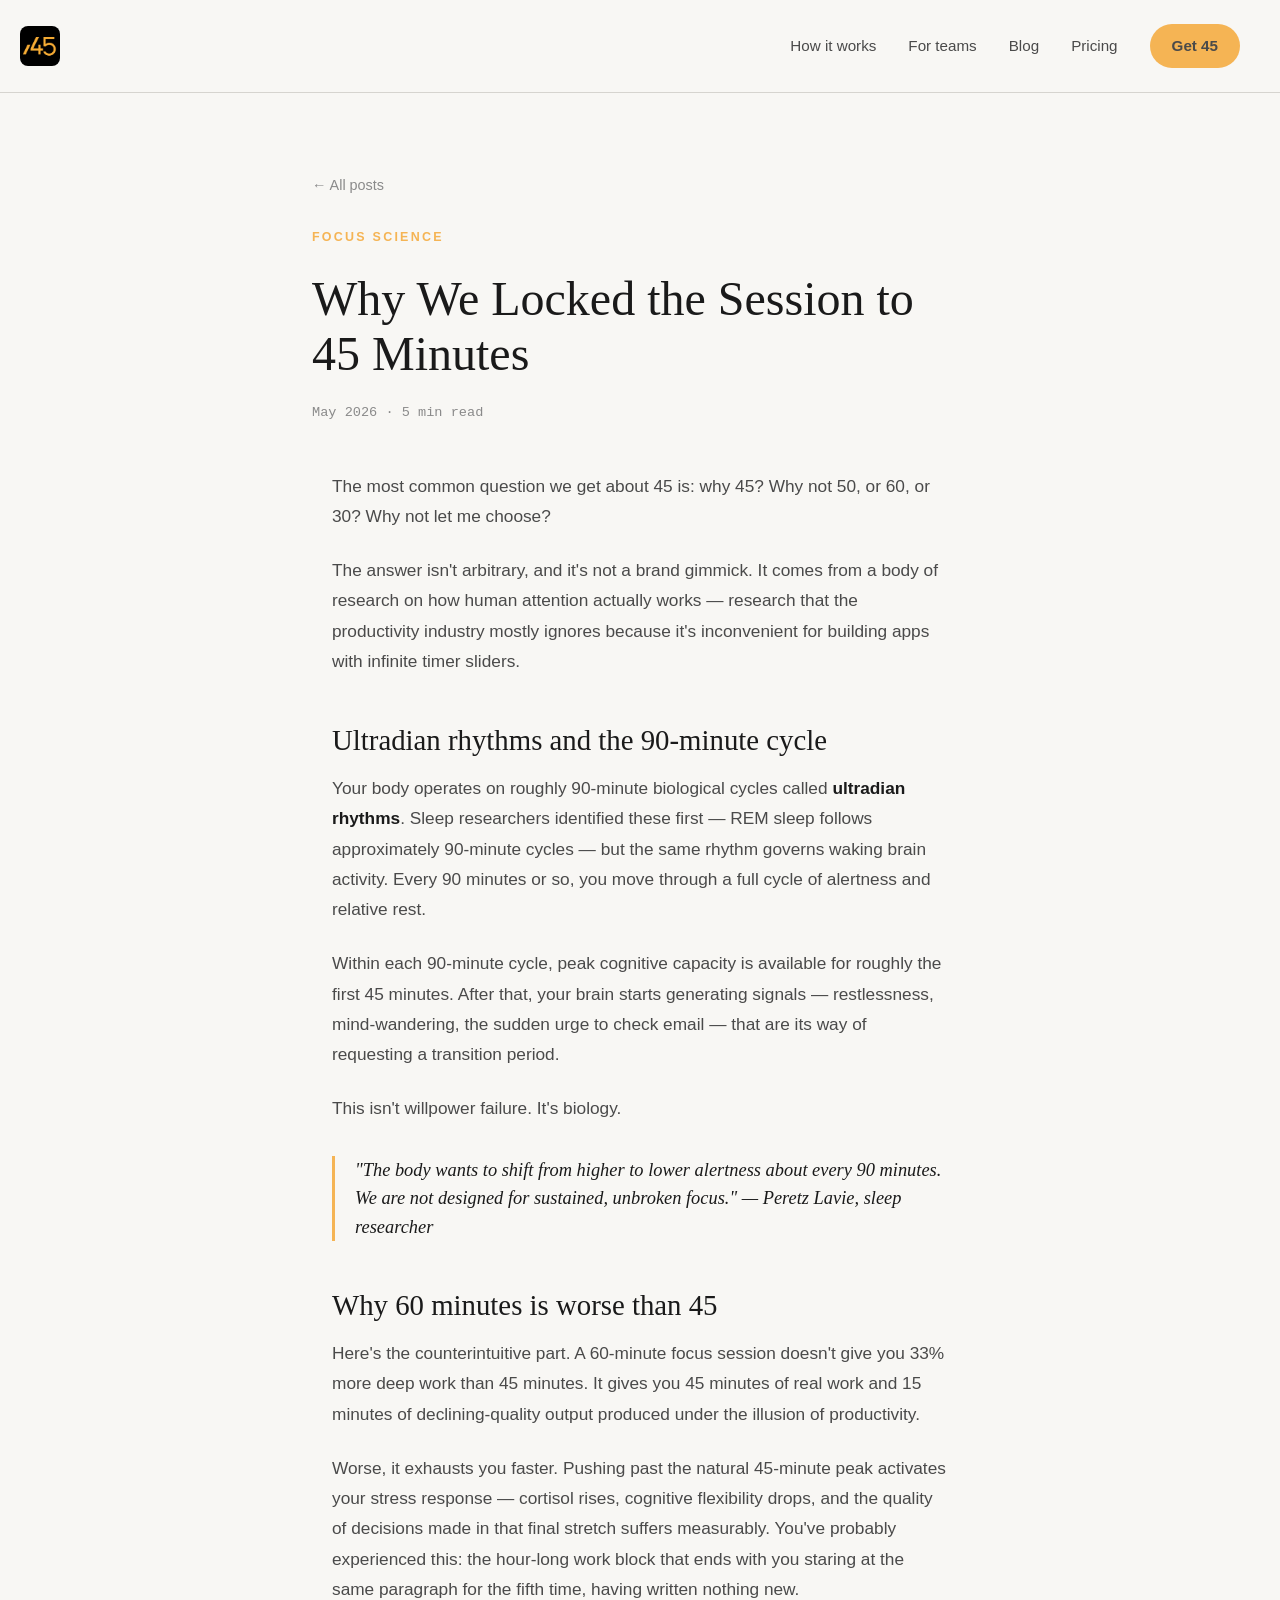
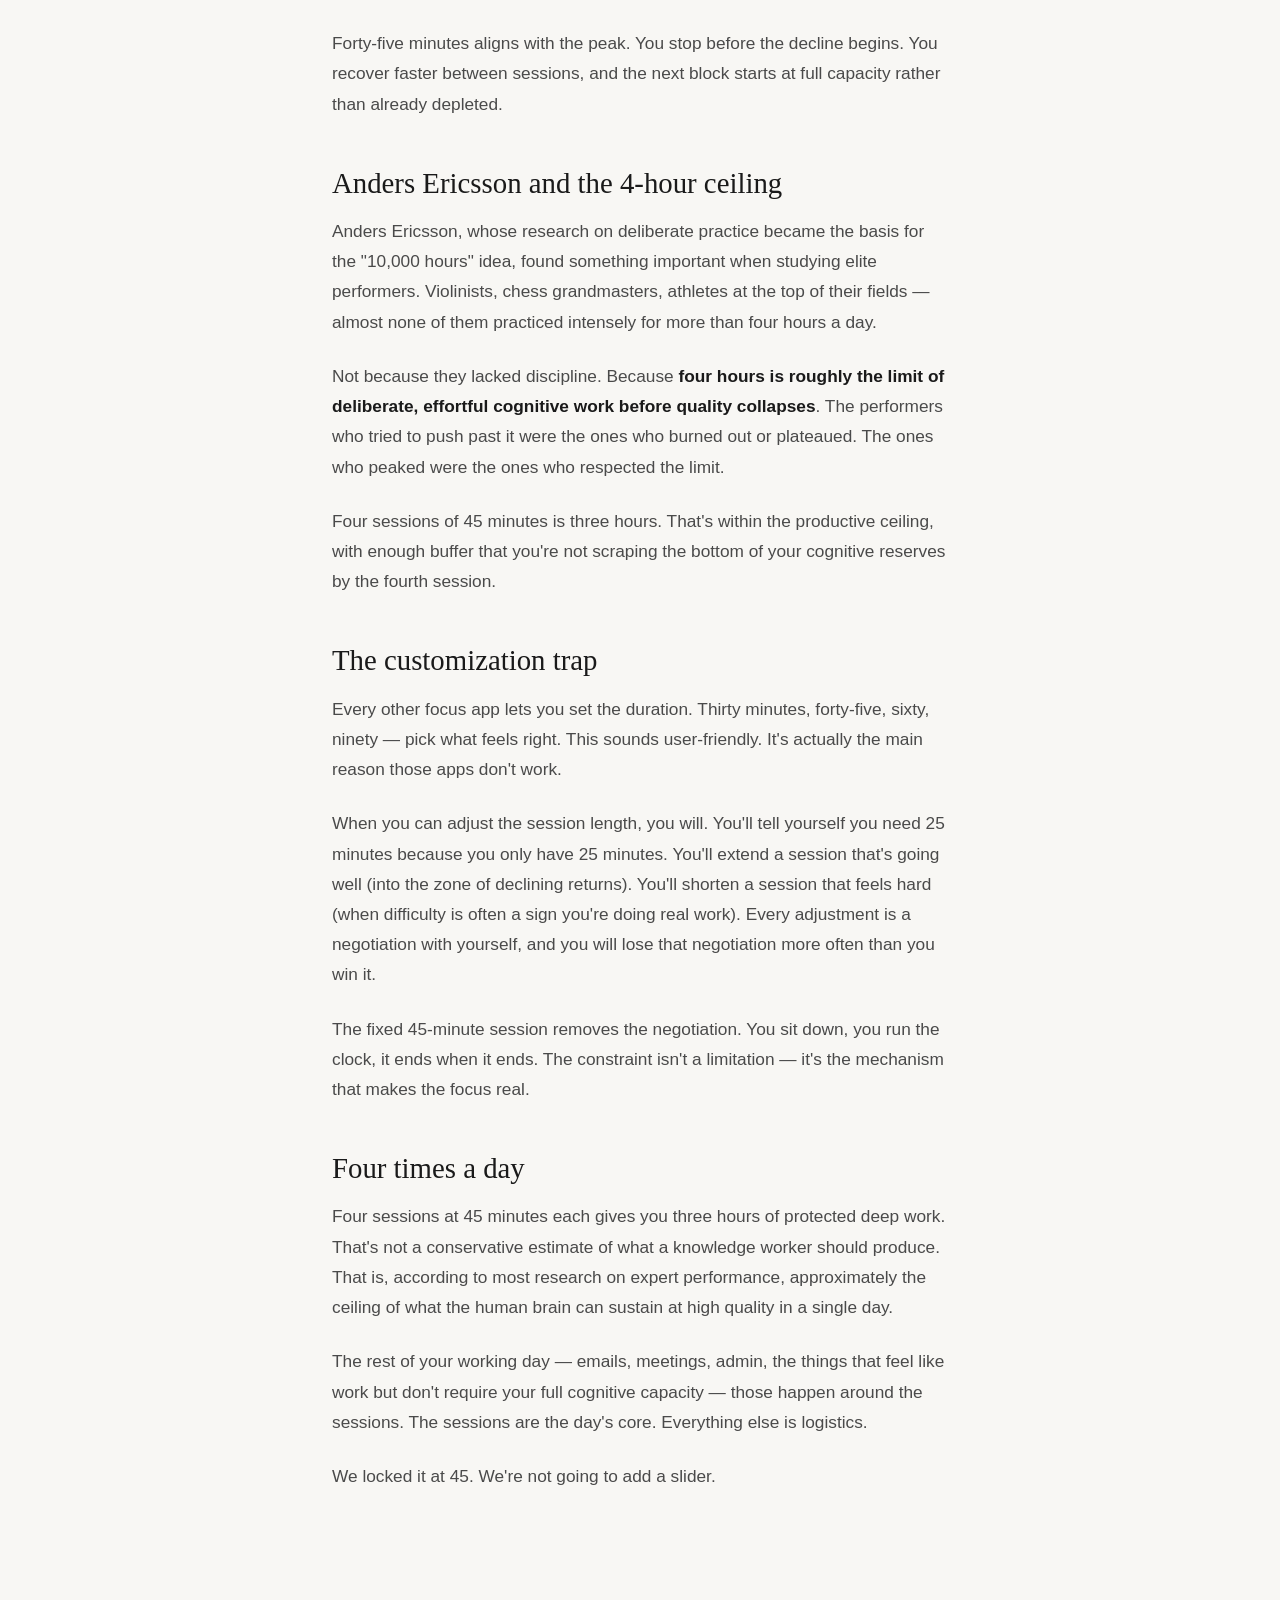
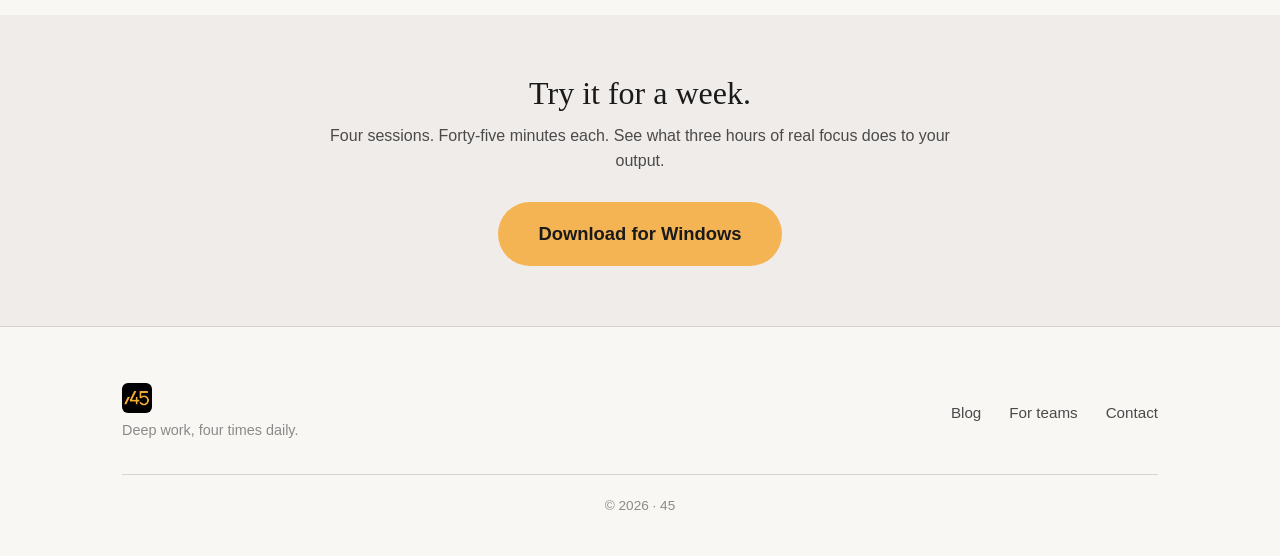
<file: website/post-why-45-minutes.html>
<!DOCTYPE html>
<html lang="en">
<head>
  <meta charset="UTF-8">
  <meta name="viewport" content="width=device-width, initial-scale=1.0">
  <title>Why We Locked the Session to 45 Minutes — 45</title>
  <meta name="description" content="Ultradian rhythms, cognitive load research, and why 60 minutes is actually worse than 45 for sustained focus.">
  <link rel="icon" href="favicon.ico">
  <meta property="og:type" content="article">
  <meta property="og:title" content="Why We Locked the Session to 45 Minutes — 45">
  <meta property="og:description" content="Ultradian rhythms, cognitive load research, and why 60 minutes is actually worse than 45 for sustained focus.">
  <meta property="og:image" content="logo.jpg">
  <meta name="twitter:card" content="summary">
  <meta name="twitter:title" content="Why We Locked the Session to 45 Minutes — 45">
  <meta name="twitter:description" content="Ultradian rhythms, cognitive load research, and why 60 minutes is actually worse than 45 for sustained focus.">
  <script defer data-domain="yourdomain.com" src="https://plausible.io/js/script.js"></script>
  <link rel="stylesheet" href="style.css">
  <style>
    .post-header { padding: 80px 32px 48px; }
    .post-header h1 { font-family: var(--serif); font-size: 3rem; font-weight: 400; line-height: 1.15; margin-bottom: 20px; max-width: 680px; }
    .post-header .meta { color: var(--text-tertiary); font-family: var(--mono); font-size: 0.85rem; }
    .post-body { padding: 0 32px 100px; }
    .post-body .container { max-width: 680px; }
    .post-body p { color: var(--text-secondary); font-size: 1.08rem; line-height: 1.75; margin-bottom: 24px; }
    .post-body h2 { font-family: var(--serif); font-size: 1.8rem; font-weight: 400; color: var(--text-primary); margin: 48px 0 16px; }
    .post-body strong { color: var(--text-primary); }
    .post-body blockquote { border-left: 3px solid var(--accent); padding-left: 20px; margin: 32px 0; color: var(--text-primary); font-family: var(--serif); font-size: 1.15rem; font-style: italic; }
    .back { display: inline-block; color: var(--text-tertiary); font-size: 0.9rem; margin-bottom: 32px; }
    .back:hover { color: var(--accent); }
  </style>
</head>
<body class="light-page">

  <nav class="nav">
    <a href="index.html" class="nav-brand"><img src="logo.jpg" class="nav-logo" alt="45"></a>
    <div class="nav-links">
      <a href="index.html#how">How it works</a>
      <a href="teams.html">For teams</a>
      <a href="blog.html">Blog</a>
      <a href="index.html#pricing">Pricing</a>
      <a href="index.html#download" class="btn-pill">Get 45</a>
    </div>
  </nav>

  <article>
    <header class="post-header">
      <div class="container narrow">
        <a href="blog.html" class="back">← All posts</a>
        <p class="kicker">FOCUS SCIENCE</p>
        <h1>Why We Locked the Session to 45 Minutes</h1>
        <p class="meta">May 2026 · 5 min read</p>
      </div>
    </header>

    <div class="post-body">
      <div class="container">

        <p>The most common question we get about 45 is: why 45? Why not 50, or 60, or 30? Why not let me choose?</p>

        <p>The answer isn't arbitrary, and it's not a brand gimmick. It comes from a body of research on how human attention actually works — research that the productivity industry mostly ignores because it's inconvenient for building apps with infinite timer sliders.</p>

        <h2>Ultradian rhythms and the 90-minute cycle</h2>

        <p>Your body operates on roughly 90-minute biological cycles called <strong>ultradian rhythms</strong>. Sleep researchers identified these first — REM sleep follows approximately 90-minute cycles — but the same rhythm governs waking brain activity. Every 90 minutes or so, you move through a full cycle of alertness and relative rest.</p>

        <p>Within each 90-minute cycle, peak cognitive capacity is available for roughly the first 45 minutes. After that, your brain starts generating signals — restlessness, mind-wandering, the sudden urge to check email — that are its way of requesting a transition period.</p>

        <p>This isn't willpower failure. It's biology.</p>

        <blockquote>"The body wants to shift from higher to lower alertness about every 90 minutes. We are not designed for sustained, unbroken focus." — Peretz Lavie, sleep researcher</blockquote>

        <h2>Why 60 minutes is worse than 45</h2>

        <p>Here's the counterintuitive part. A 60-minute focus session doesn't give you 33% more deep work than 45 minutes. It gives you 45 minutes of real work and 15 minutes of declining-quality output produced under the illusion of productivity.</p>

        <p>Worse, it exhausts you faster. Pushing past the natural 45-minute peak activates your stress response — cortisol rises, cognitive flexibility drops, and the quality of decisions made in that final stretch suffers measurably. You've probably experienced this: the hour-long work block that ends with you staring at the same paragraph for the fifth time, having written nothing new.</p>

        <p>Forty-five minutes aligns with the peak. You stop before the decline begins. You recover faster between sessions, and the next block starts at full capacity rather than already depleted.</p>

        <h2>Anders Ericsson and the 4-hour ceiling</h2>

        <p>Anders Ericsson, whose research on deliberate practice became the basis for the "10,000 hours" idea, found something important when studying elite performers. Violinists, chess grandmasters, athletes at the top of their fields — almost none of them practiced intensely for more than four hours a day.</p>

        <p>Not because they lacked discipline. Because <strong>four hours is roughly the limit of deliberate, effortful cognitive work before quality collapses</strong>. The performers who tried to push past it were the ones who burned out or plateaued. The ones who peaked were the ones who respected the limit.</p>

        <p>Four sessions of 45 minutes is three hours. That's within the productive ceiling, with enough buffer that you're not scraping the bottom of your cognitive reserves by the fourth session.</p>

        <h2>The customization trap</h2>

        <p>Every other focus app lets you set the duration. Thirty minutes, forty-five, sixty, ninety — pick what feels right. This sounds user-friendly. It's actually the main reason those apps don't work.</p>

        <p>When you can adjust the session length, you will. You'll tell yourself you need 25 minutes because you only have 25 minutes. You'll extend a session that's going well (into the zone of declining returns). You'll shorten a session that feels hard (when difficulty is often a sign you're doing real work). Every adjustment is a negotiation with yourself, and you will lose that negotiation more often than you win it.</p>

        <p>The fixed 45-minute session removes the negotiation. You sit down, you run the clock, it ends when it ends. The constraint isn't a limitation — it's the mechanism that makes the focus real.</p>

        <h2>Four times a day</h2>

        <p>Four sessions at 45 minutes each gives you three hours of protected deep work. That's not a conservative estimate of what a knowledge worker should produce. That is, according to most research on expert performance, approximately the ceiling of what the human brain can sustain at high quality in a single day.</p>

        <p>The rest of your working day — emails, meetings, admin, the things that feel like work but don't require your full cognitive capacity — those happen around the sessions. The sessions are the day's core. Everything else is logistics.</p>

        <p>We locked it at 45. We're not going to add a slider.</p>

      </div>
    </div>
  </article>

  <section style="background:var(--surface);padding:60px 32px;text-align:center;">
    <div class="container narrow">
      <h2 style="font-family:var(--serif);font-size:2rem;font-weight:400;margin-bottom:12px">Try it for a week.</h2>
      <p style="color:var(--text-secondary);margin-bottom:28px">Four sessions. Forty-five minutes each. See what three hours of real focus does to your output.</p>
      <a href="index.html#download" class="btn-pill big">Download for Windows</a>
    </div>
  </section>

  <footer>
    <div class="container">
      <div class="footer-row">
        <div><img src="logo.jpg" class="footer-logo" alt="45"><p class="footer-text">Deep work, four times daily.</p></div>
        <div class="footer-links">
          <a href="blog.html">Blog</a>
          <a href="teams.html">For teams</a>
          <a href="mailto:hello@45.day">Contact</a>
        </div>
      </div>
      <p class="footer-copy">© 2026 · 45</p>
    </div>
  </footer>

</body>
</html>
</file>
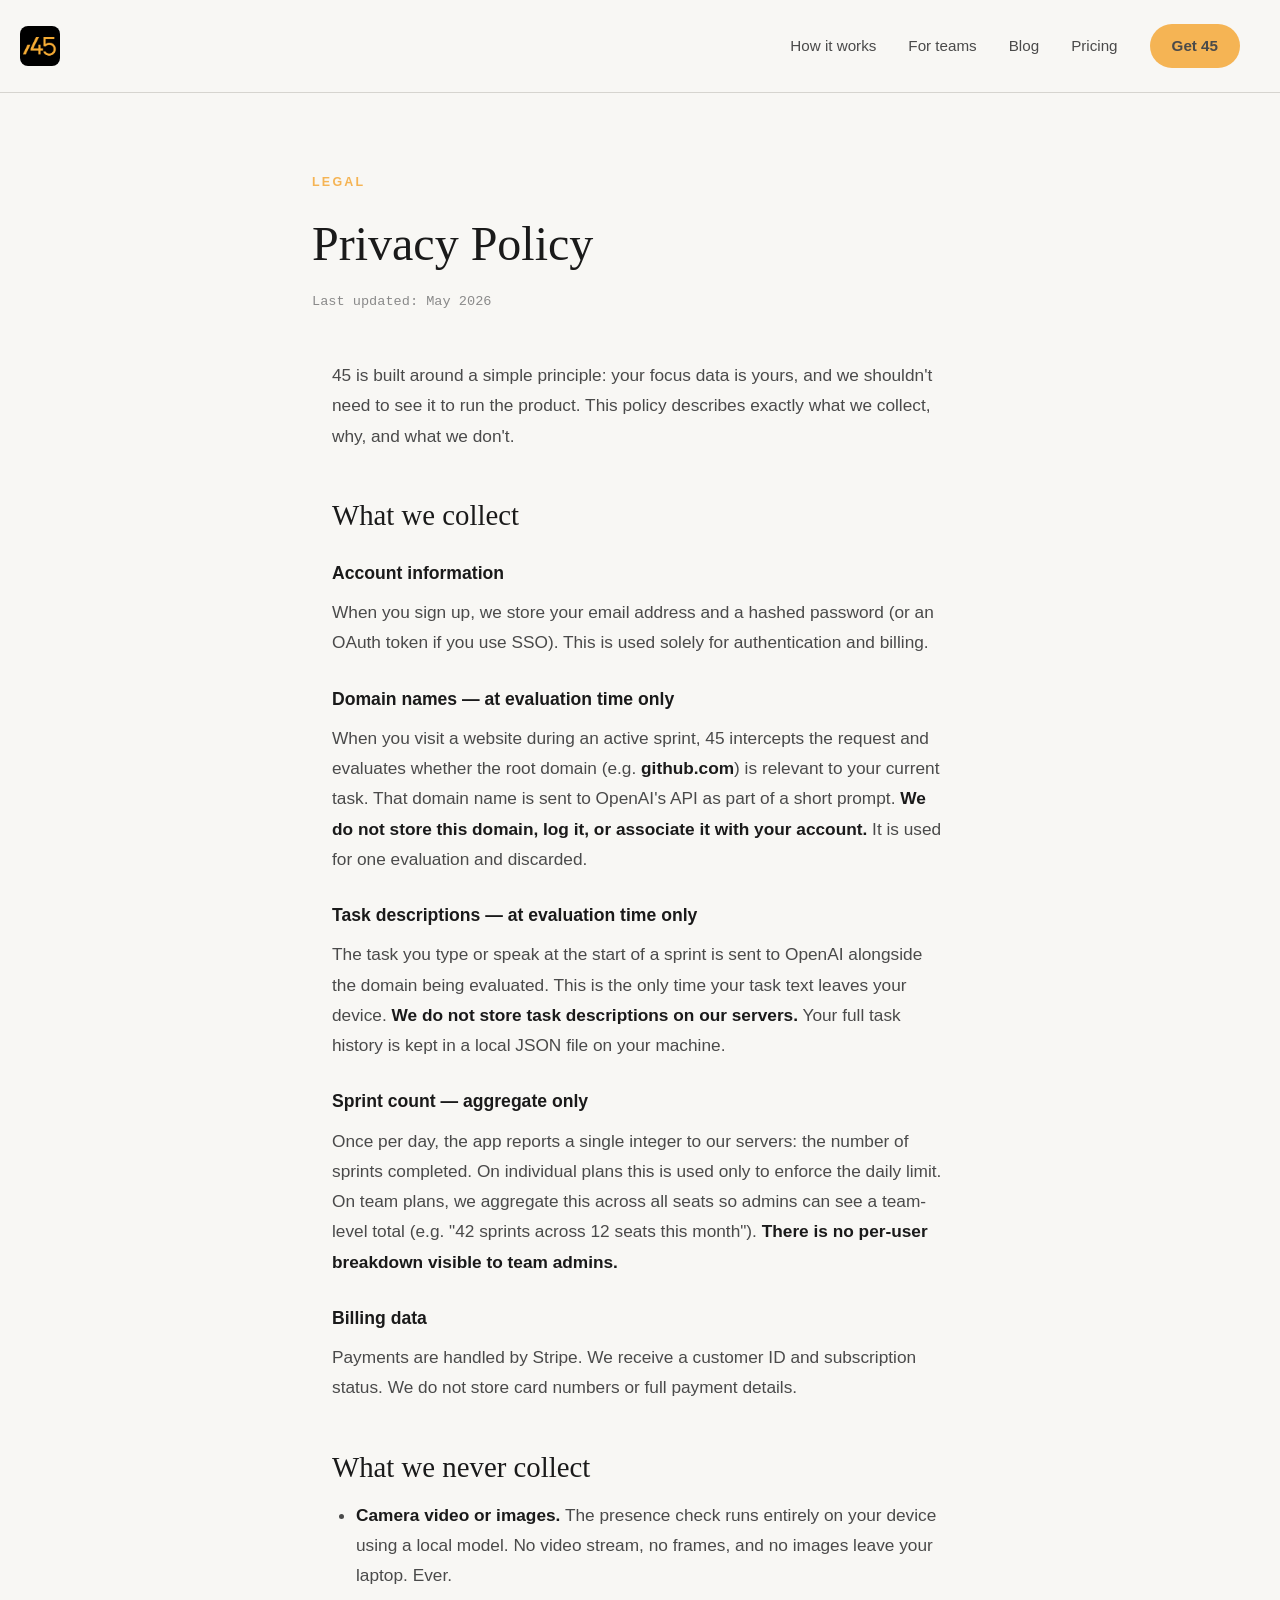
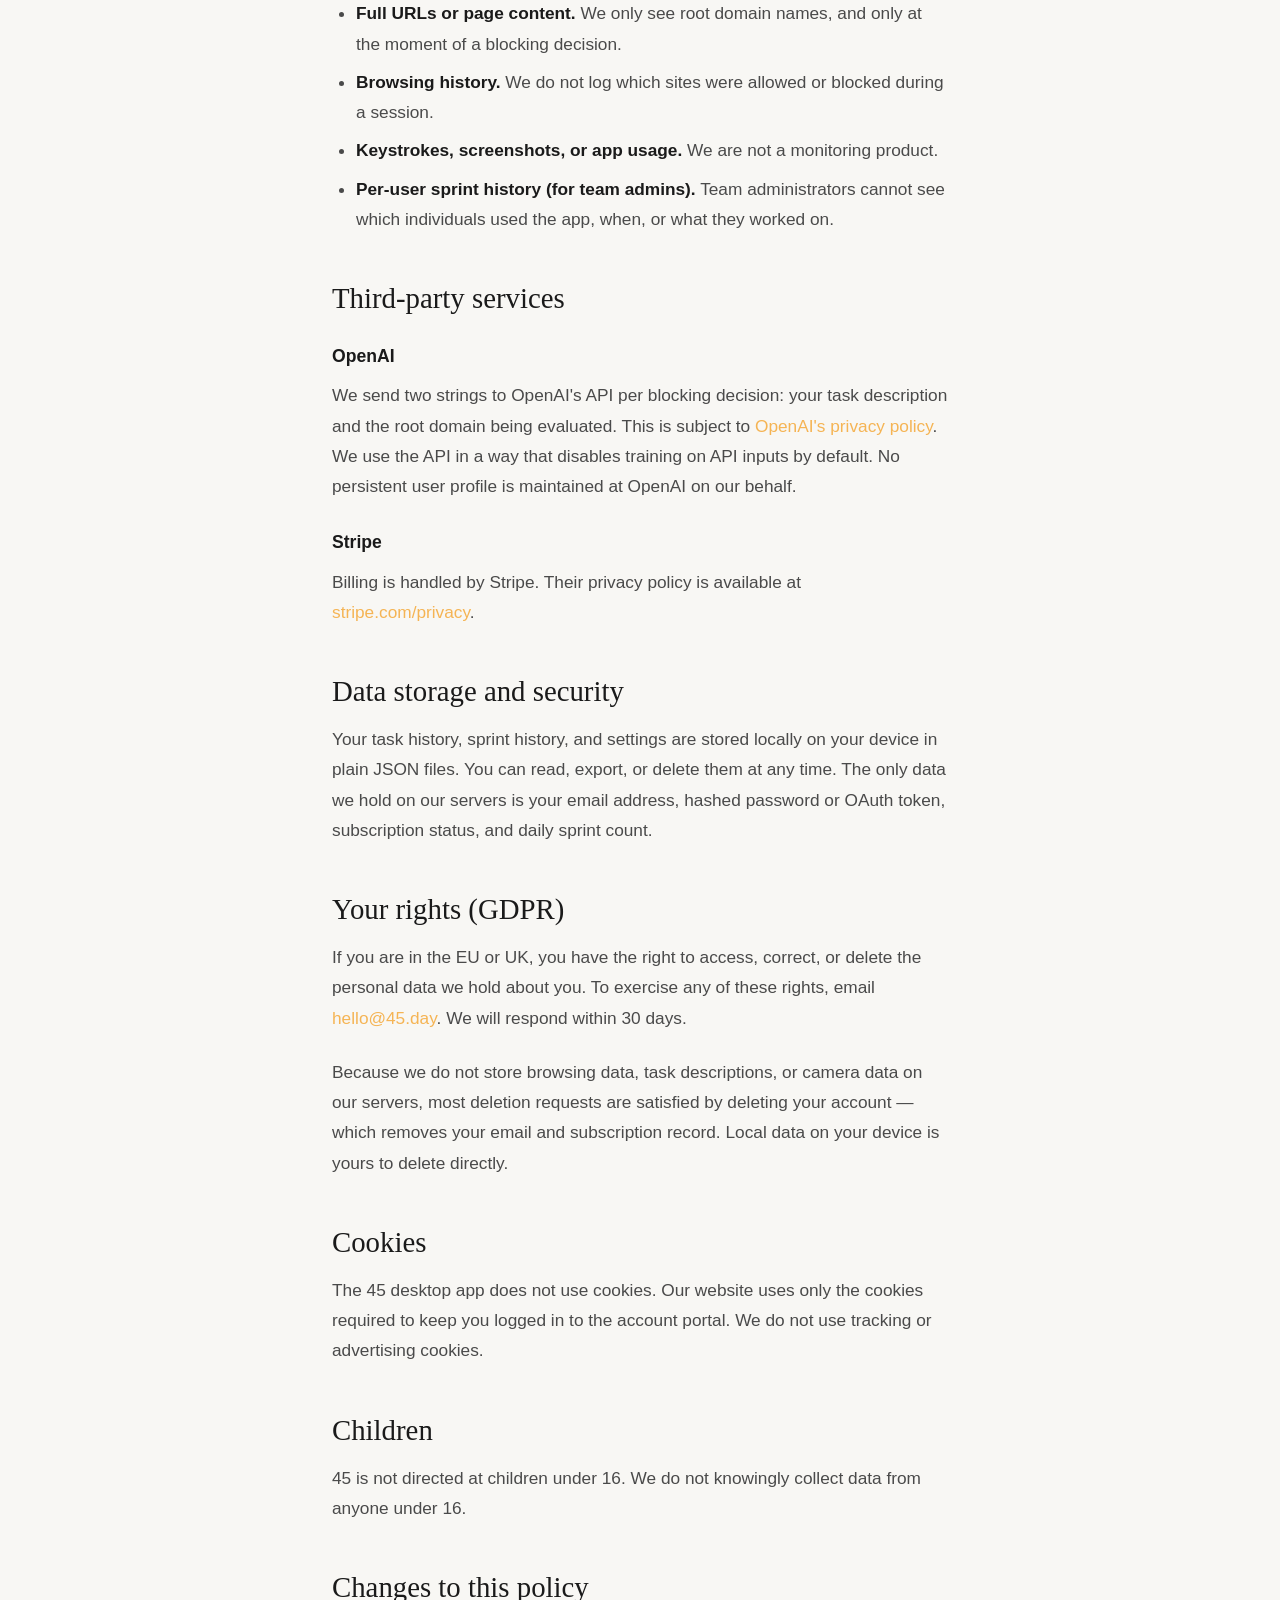
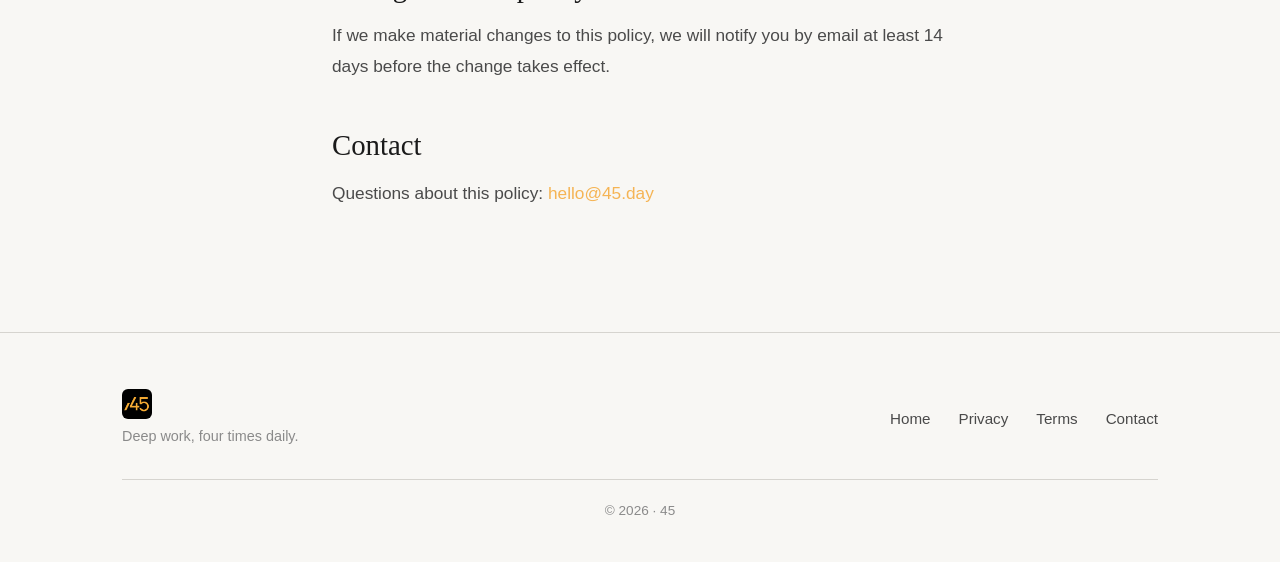
<file: website/privacy.html>
<!DOCTYPE html>
<html lang="en">
<head>
  <meta charset="UTF-8">
  <meta name="viewport" content="width=device-width, initial-scale=1.0">
  <title>Privacy Policy — 45</title>
  <meta name="description" content="45 collects almost nothing. Here's exactly what we do and don't see.">
  <link rel="icon" href="favicon.ico">
  <link rel="stylesheet" href="style.css">
  <style>
    .post-header { padding: 80px 32px 48px; }
    .post-header h1 { font-family: var(--serif); font-size: 3rem; font-weight: 400; line-height: 1.15; margin-bottom: 20px; max-width: 680px; }
    .post-header .meta { color: var(--text-tertiary); font-family: var(--mono); font-size: 0.85rem; }
    .post-body { padding: 0 32px 100px; }
    .post-body .container { max-width: 680px; }
    .post-body p { color: var(--text-secondary); font-size: 1.08rem; line-height: 1.75; margin-bottom: 24px; }
    .post-body h2 { font-family: var(--serif); font-size: 1.8rem; font-weight: 400; color: var(--text-primary); margin: 48px 0 16px; }
    .post-body h3 { font-family: var(--sans); font-size: 1.1rem; font-weight: 600; color: var(--text-primary); margin: 28px 0 10px; }
    .post-body strong { color: var(--text-primary); }
    .post-body ul { color: var(--text-secondary); font-size: 1.08rem; line-height: 1.75; margin-bottom: 24px; padding-left: 24px; }
    .post-body ul li { margin-bottom: 8px; }
    .post-body a { color: var(--accent); }
  </style>
</head>
<body class="light-page">

  <nav class="nav">
    <a href="index.html" class="nav-brand"><img src="logo.jpg" class="nav-logo" alt="45"></a>
    <div class="nav-links">
      <a href="index.html#how">How it works</a>
      <a href="teams.html">For teams</a>
      <a href="blog.html">Blog</a>
      <a href="index.html#pricing">Pricing</a>
      <a href="index.html#download" class="btn-pill">Get 45</a>
    </div>
  </nav>

  <article>
    <header class="post-header">
      <div class="container narrow">
        <p class="kicker">LEGAL</p>
        <h1>Privacy Policy</h1>
        <p class="meta">Last updated: May 2026</p>
      </div>
    </header>

    <div class="post-body">
      <div class="container">

        <p>45 is built around a simple principle: your focus data is yours, and we shouldn't need to see it to run the product. This policy describes exactly what we collect, why, and what we don't.</p>

        <h2>What we collect</h2>

        <h3>Account information</h3>
        <p>When you sign up, we store your email address and a hashed password (or an OAuth token if you use SSO). This is used solely for authentication and billing.</p>

        <h3>Domain names — at evaluation time only</h3>
        <p>When you visit a website during an active sprint, 45 intercepts the request and evaluates whether the root domain (e.g. <strong>github.com</strong>) is relevant to your current task. That domain name is sent to OpenAI's API as part of a short prompt. <strong>We do not store this domain, log it, or associate it with your account.</strong> It is used for one evaluation and discarded.</p>

        <h3>Task descriptions — at evaluation time only</h3>
        <p>The task you type or speak at the start of a sprint is sent to OpenAI alongside the domain being evaluated. This is the only time your task text leaves your device. <strong>We do not store task descriptions on our servers.</strong> Your full task history is kept in a local JSON file on your machine.</p>

        <h3>Sprint count — aggregate only</h3>
        <p>Once per day, the app reports a single integer to our servers: the number of sprints completed. On individual plans this is used only to enforce the daily limit. On team plans, we aggregate this across all seats so admins can see a team-level total (e.g. "42 sprints across 12 seats this month"). <strong>There is no per-user breakdown visible to team admins.</strong></p>

        <h3>Billing data</h3>
        <p>Payments are handled by Stripe. We receive a customer ID and subscription status. We do not store card numbers or full payment details.</p>

        <h2>What we never collect</h2>

        <ul>
          <li><strong>Camera video or images.</strong> The presence check runs entirely on your device using a local model. No video stream, no frames, and no images leave your laptop. Ever.</li>
          <li><strong>Full URLs or page content.</strong> We only see root domain names, and only at the moment of a blocking decision.</li>
          <li><strong>Browsing history.</strong> We do not log which sites were allowed or blocked during a session.</li>
          <li><strong>Keystrokes, screenshots, or app usage.</strong> We are not a monitoring product.</li>
          <li><strong>Per-user sprint history (for team admins).</strong> Team administrators cannot see which individuals used the app, when, or what they worked on.</li>
        </ul>

        <h2>Third-party services</h2>

        <h3>OpenAI</h3>
        <p>We send two strings to OpenAI's API per blocking decision: your task description and the root domain being evaluated. This is subject to <a href="https://openai.com/policies/privacy-policy" target="_blank" rel="noopener">OpenAI's privacy policy</a>. We use the API in a way that disables training on API inputs by default. No persistent user profile is maintained at OpenAI on our behalf.</p>

        <h3>Stripe</h3>
        <p>Billing is handled by Stripe. Their privacy policy is available at <a href="https://stripe.com/privacy" target="_blank" rel="noopener">stripe.com/privacy</a>.</p>

        <h2>Data storage and security</h2>
        <p>Your task history, sprint history, and settings are stored locally on your device in plain JSON files. You can read, export, or delete them at any time. The only data we hold on our servers is your email address, hashed password or OAuth token, subscription status, and daily sprint count.</p>

        <h2>Your rights (GDPR)</h2>
        <p>If you are in the EU or UK, you have the right to access, correct, or delete the personal data we hold about you. To exercise any of these rights, email <a href="mailto:hello@45.day">hello@45.day</a>. We will respond within 30 days.</p>
        <p>Because we do not store browsing data, task descriptions, or camera data on our servers, most deletion requests are satisfied by deleting your account — which removes your email and subscription record. Local data on your device is yours to delete directly.</p>

        <h2>Cookies</h2>
        <p>The 45 desktop app does not use cookies. Our website uses only the cookies required to keep you logged in to the account portal. We do not use tracking or advertising cookies.</p>

        <h2>Children</h2>
        <p>45 is not directed at children under 16. We do not knowingly collect data from anyone under 16.</p>

        <h2>Changes to this policy</h2>
        <p>If we make material changes to this policy, we will notify you by email at least 14 days before the change takes effect.</p>

        <h2>Contact</h2>
        <p>Questions about this policy: <a href="mailto:hello@45.day">hello@45.day</a></p>

      </div>
    </div>
  </article>

  <footer>
    <div class="container">
      <div class="footer-row">
        <div><img src="logo.jpg" class="footer-logo" alt="45"><p class="footer-text">Deep work, four times daily.</p></div>
        <div class="footer-links">
          <a href="index.html">Home</a>
          <a href="privacy.html">Privacy</a>
          <a href="terms.html">Terms</a>
          <a href="mailto:hello@45.day">Contact</a>
        </div>
      </div>
      <p class="footer-copy">© 2026 · 45</p>
    </div>
  </footer>

</body>
</html>
</file>
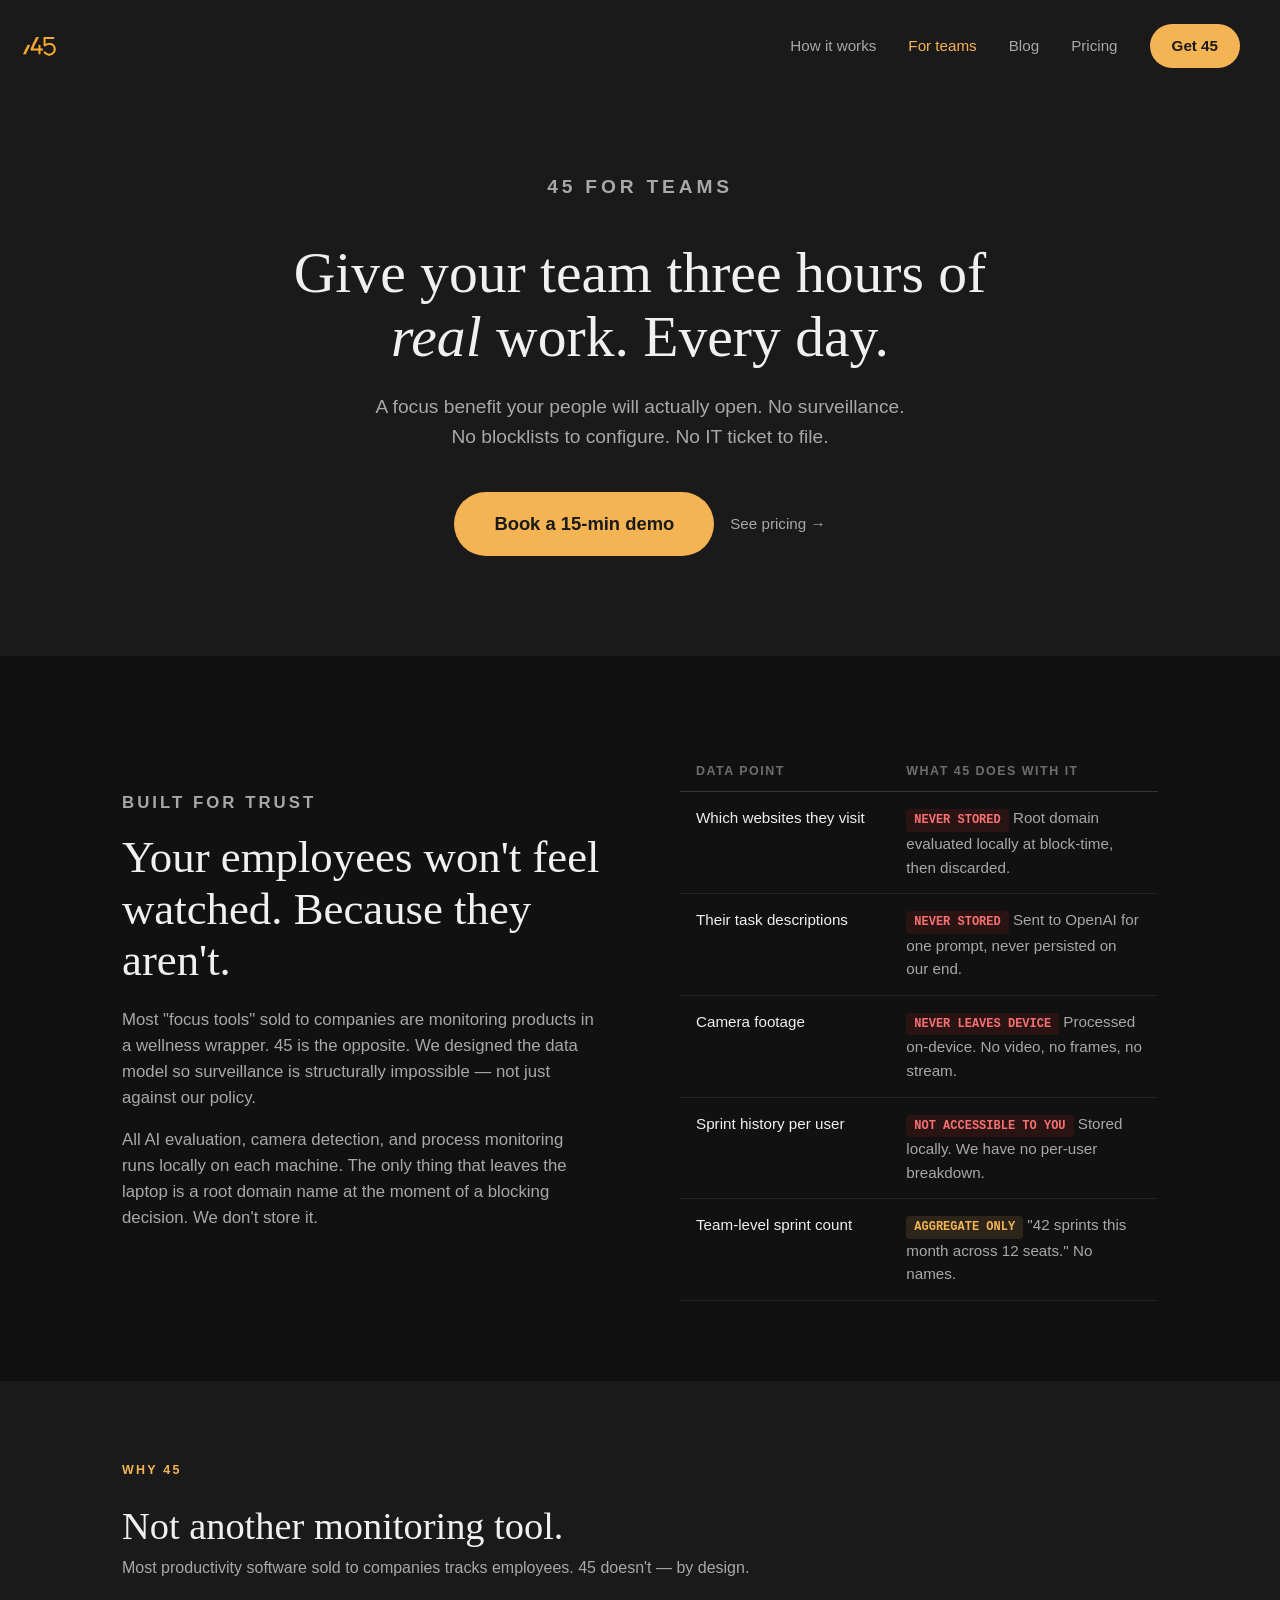
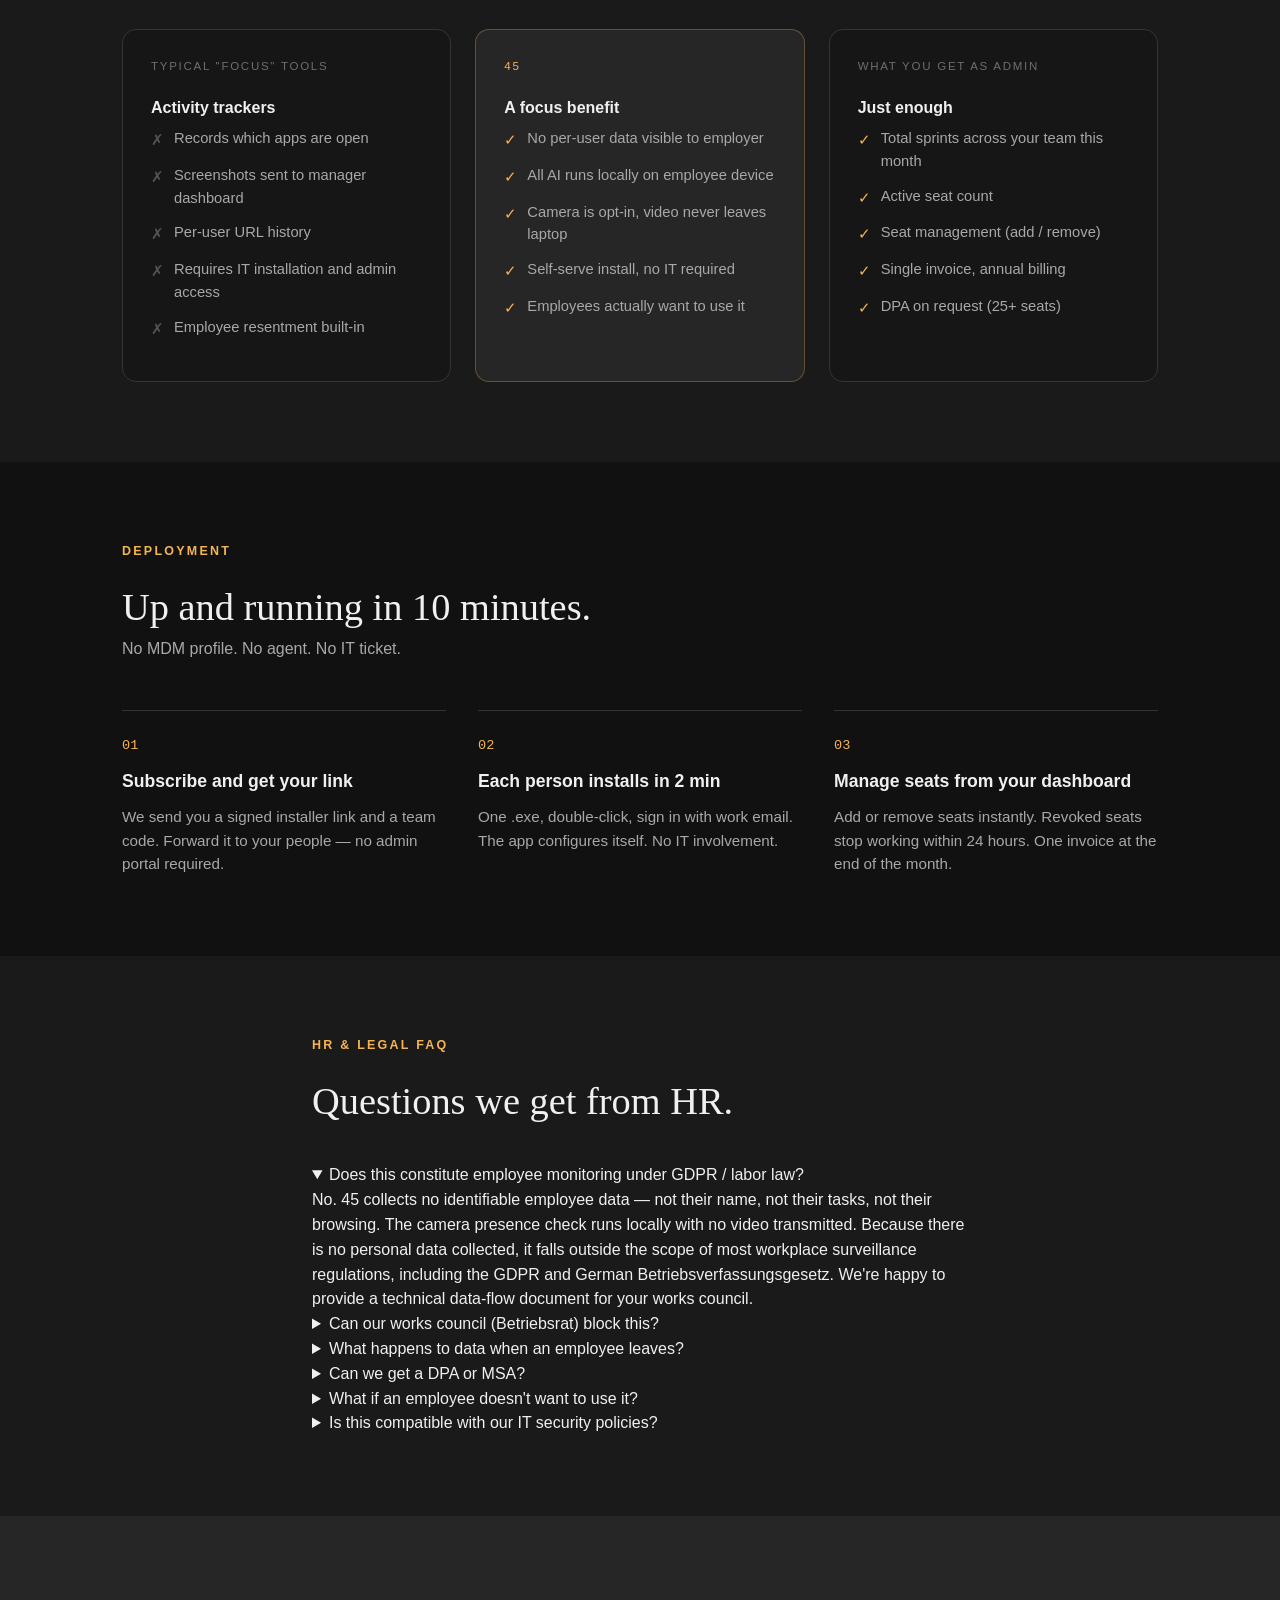
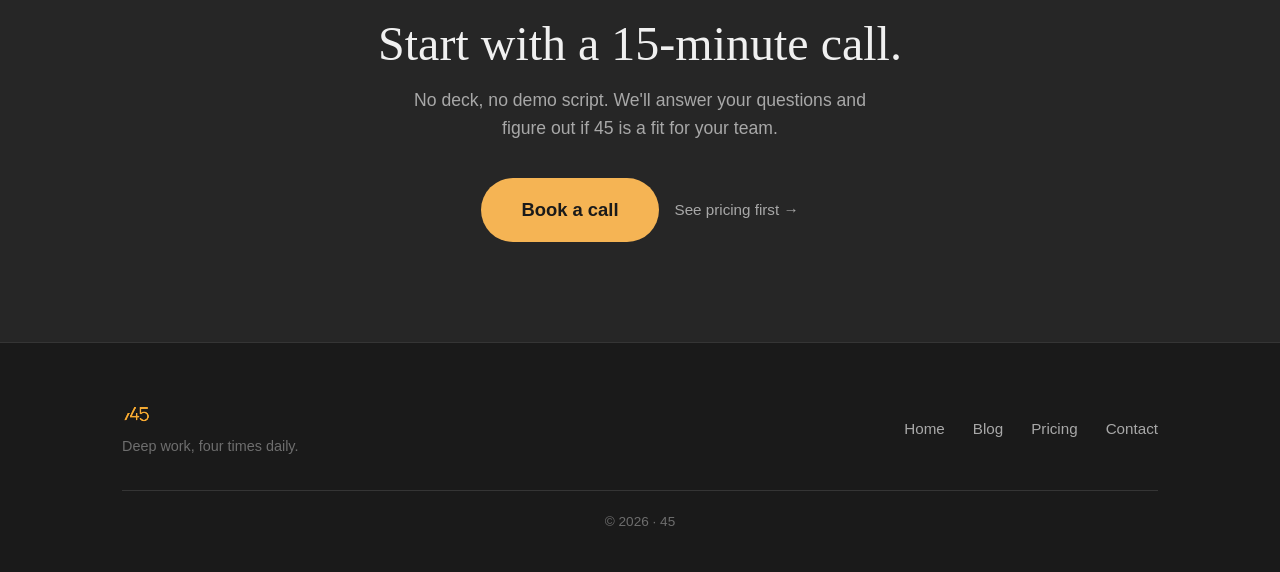
<file: website/teams.html>
<!DOCTYPE html>
<html lang="en">
<head>
  <meta charset="UTF-8">
  <meta name="viewport" content="width=device-width, initial-scale=1.0">
  <title>45 for Teams — deep work as a company benefit</title>
  <meta name="description" content="Give your team three hours of protected deep work every day. No surveillance. No predefined blocklists. Just focus.">
  <link rel="icon" href="favicon.ico">
  <meta property="og:type" content="website">
  <meta property="og:title" content="45 for Teams — Deep work as a company benefit">
  <meta property="og:description" content="Give your team three hours of protected focus time every day. No surveillance. No blocklists. Just work.">
  <meta property="og:image" content="logo.jpg">
  <meta name="twitter:card" content="summary">
  <meta name="twitter:title" content="45 for Teams — Deep work as a company benefit">
  <meta name="twitter:description" content="Give your team three hours of protected focus time every day. No surveillance. No blocklists. Just work.">
  <script defer data-domain="yourdomain.com" src="https://plausible.io/js/script.js"></script>
  <link rel="stylesheet" href="style.css">
  <style>
    .teams-hero { padding: 80px 32px 100px; text-align: center; }
    .teams-hero h1 { font-family: var(--serif); font-size: 3.6rem; font-weight: 400; line-height: 1.1; margin-bottom: 24px; max-width: 720px; margin-left: auto; margin-right: auto; }
    .teams-hero p { font-size: 1.2rem; color: var(--text-secondary); max-width: 540px; margin: 0 auto 40px; }

    .privacy-hero { background: #111; padding: 80px 32px; }
    .privacy-hero .container { display: grid; grid-template-columns: 1fr 1fr; gap: 80px; align-items: center; }
    .privacy-hero h2 { font-family: var(--serif); font-size: 2.8rem; font-weight: 400; margin-bottom: 20px; }
    .privacy-hero p { color: var(--text-secondary); font-size: 1.05rem; margin-bottom: 16px; }

    .privacy-table { width: 100%; border-collapse: collapse; margin-top: 16px; }
    .privacy-table th { text-align: left; padding: 10px 16px; font-size: 0.78rem; letter-spacing: 0.12em; text-transform: uppercase; color: var(--text-tertiary); border-bottom: 1px solid var(--border); }
    .privacy-table td { padding: 14px 16px; font-size: 0.95rem; border-bottom: 1px solid #222; vertical-align: top; }
    .privacy-table td:first-child { color: var(--text-primary); font-weight: 500; width: 44%; }
    .privacy-table td:last-child { color: var(--text-secondary); }
    .tag-no  { display: inline-block; background: rgba(220,38,38,0.12); color: #f87171; font-size: 0.75rem; font-weight: 700; padding: 2px 8px; border-radius: 4px; font-family: var(--mono); }
    .tag-yes { display: inline-block; background: rgba(245,180,84,0.12); color: var(--accent); font-size: 0.75rem; font-weight: 700; padding: 2px 8px; border-radius: 4px; font-family: var(--mono); }

    .compare { padding: 80px 32px; }
    .compare h2 { font-family: var(--serif); font-size: 2.4rem; font-weight: 400; margin-bottom: 8px; }
    .compare-sub { color: var(--text-secondary); margin-bottom: 48px; }
    .compare-grid { display: grid; grid-template-columns: repeat(3, 1fr); gap: 24px; }
    .compare-card { background: #161616; border: 1px solid var(--border); border-radius: 14px; padding: 28px; }
    .compare-card.featured { border-color: rgba(245,180,84,0.3); background: var(--surface); }
    .compare-card h3 { font-size: 1rem; font-weight: 600; margin-bottom: 6px; }
    .compare-card .cc-label { font-size: 0.72rem; letter-spacing: 0.15em; text-transform: uppercase; color: var(--text-tertiary); margin-bottom: 20px; }
    .compare-card.featured .cc-label { color: var(--accent); }
    .compare-item { display: flex; gap: 10px; margin-bottom: 12px; font-size: 0.92rem; color: var(--text-secondary); align-items: flex-start; }
    .compare-item .ci-icon { flex-shrink: 0; margin-top: 2px; }
    .ci-icon.yes { color: var(--accent); }
    .ci-icon.no  { color: #555; }

    .how-deploy { background: #111; padding: 80px 32px; }
    .deploy-steps { display: grid; grid-template-columns: repeat(3, 1fr); gap: 32px; margin-top: 48px; }
    .deploy-step { border-top: 1px solid var(--border); padding-top: 24px; }
    .deploy-num { font-family: var(--mono); font-size: 0.85rem; color: var(--accent); margin-bottom: 12px; }
    .deploy-step h3 { font-size: 1.1rem; font-weight: 600; margin-bottom: 10px; }
    .deploy-step p { color: var(--text-secondary); font-size: 0.95rem; }

    .faq-teams { padding: 80px 32px; }

    .teams-cta-section { background: var(--surface); padding: 100px 32px; text-align: center; }
    .teams-cta-section h2 { font-family: var(--serif); font-size: 3rem; font-weight: 400; margin-bottom: 16px; }
    .teams-cta-section p { color: var(--text-secondary); font-size: 1.1rem; max-width: 480px; margin: 0 auto 36px; }
    .cta-pair { display: flex; gap: 16px; justify-content: center; align-items: center; flex-wrap: wrap; }

    @media (max-width: 860px) {
      .privacy-hero .container { grid-template-columns: 1fr; gap: 48px; }
      .compare-grid { grid-template-columns: 1fr; }
      .deploy-steps { grid-template-columns: 1fr; }
      .teams-hero h1 { font-size: 2.4rem; }
    }
  </style>
</head>
<body>

  <nav class="nav">
    <a href="index.html" class="nav-brand"><img src="logo.jpg" class="nav-logo" alt="45"></a>
    <div class="nav-links">
      <a href="index.html#how">How it works</a>
      <a href="teams.html" style="color:var(--accent)">For teams</a>
      <a href="blog.html">Blog</a>
      <a href="index.html#pricing">Pricing</a>
      <a href="index.html#download" class="btn-pill">Get 45</a>
    </div>
  </nav>

  <section class="teams-hero">
    <p class="hero-eyebrow">45 FOR TEAMS</p>
    <h1>Give your team three hours of <em>real</em> work. Every day.</h1>
    <p>A focus benefit your people will actually open. No surveillance. No blocklists to configure. No IT ticket to file.</p>
    <div class="cta-pair">
      <a href="mailto:hello@45.day?subject=45 for our team" class="btn-pill big">Book a 15-min demo</a>
      <a href="index.html#pricing" style="color:var(--text-secondary); font-size:0.95rem">See pricing →</a>
    </div>
  </section>

  <!-- Privacy section -->
  <section class="privacy-hero">
    <div class="container" style="max-width:1100px">
      <div>
        <p class="kicker">BUILT FOR TRUST</p>
        <h2>Your employees won't feel watched. Because they aren't.</h2>
        <p>Most "focus tools" sold to companies are monitoring products in a wellness wrapper. 45 is the opposite. We designed the data model so surveillance is structurally impossible — not just against our policy.</p>
        <p>All AI evaluation, camera detection, and process monitoring runs locally on each machine. The only thing that leaves the laptop is a root domain name at the moment of a blocking decision. We don't store it.</p>
      </div>
      <div>
        <table class="privacy-table">
          <thead>
            <tr>
              <th>Data point</th>
              <th>What 45 does with it</th>
            </tr>
          </thead>
          <tbody>
            <tr>
              <td>Which websites they visit</td>
              <td><span class="tag-no">NEVER STORED</span> Root domain evaluated locally at block-time, then discarded.</td>
            </tr>
            <tr>
              <td>Their task descriptions</td>
              <td><span class="tag-no">NEVER STORED</span> Sent to OpenAI for one prompt, never persisted on our end.</td>
            </tr>
            <tr>
              <td>Camera footage</td>
              <td><span class="tag-no">NEVER LEAVES DEVICE</span> Processed on-device. No video, no frames, no stream.</td>
            </tr>
            <tr>
              <td>Sprint history per user</td>
              <td><span class="tag-no">NOT ACCESSIBLE TO YOU</span> Stored locally. We have no per-user breakdown.</td>
            </tr>
            <tr>
              <td>Team-level sprint count</td>
              <td><span class="tag-yes">AGGREGATE ONLY</span> "42 sprints this month across 12 seats." No names.</td>
            </tr>
          </tbody>
        </table>
      </div>
    </div>
  </section>

  <!-- Comparison -->
  <section class="compare">
    <div class="container" style="max-width:1100px">
      <p class="kicker">WHY 45</p>
      <h2>Not another monitoring tool.</h2>
      <p class="compare-sub">Most productivity software sold to companies tracks employees. 45 doesn't — by design.</p>
      <div class="compare-grid">
        <div class="compare-card">
          <p class="cc-label">Typical "focus" tools</p>
          <h3>Activity trackers</h3>
          <div class="compare-item"><span class="ci-icon no">✗</span> Records which apps are open</div>
          <div class="compare-item"><span class="ci-icon no">✗</span> Screenshots sent to manager dashboard</div>
          <div class="compare-item"><span class="ci-icon no">✗</span> Per-user URL history</div>
          <div class="compare-item"><span class="ci-icon no">✗</span> Requires IT installation and admin access</div>
          <div class="compare-item"><span class="ci-icon no">✗</span> Employee resentment built-in</div>
        </div>
        <div class="compare-card featured">
          <p class="cc-label">45</p>
          <h3>A focus benefit</h3>
          <div class="compare-item"><span class="ci-icon yes">✓</span> No per-user data visible to employer</div>
          <div class="compare-item"><span class="ci-icon yes">✓</span> All AI runs locally on employee device</div>
          <div class="compare-item"><span class="ci-icon yes">✓</span> Camera is opt-in, video never leaves laptop</div>
          <div class="compare-item"><span class="ci-icon yes">✓</span> Self-serve install, no IT required</div>
          <div class="compare-item"><span class="ci-icon yes">✓</span> Employees actually want to use it</div>
        </div>
        <div class="compare-card">
          <p class="cc-label">What you get as admin</p>
          <h3>Just enough</h3>
          <div class="compare-item"><span class="ci-icon yes">✓</span> Total sprints across your team this month</div>
          <div class="compare-item"><span class="ci-icon yes">✓</span> Active seat count</div>
          <div class="compare-item"><span class="ci-icon yes">✓</span> Seat management (add / remove)</div>
          <div class="compare-item"><span class="ci-icon yes">✓</span> Single invoice, annual billing</div>
          <div class="compare-item"><span class="ci-icon yes">✓</span> DPA on request (25+ seats)</div>
        </div>
      </div>
    </div>
  </section>

  <!-- Deployment -->
  <section class="how-deploy">
    <div class="container" style="max-width:1100px">
      <p class="kicker">DEPLOYMENT</p>
      <h2 style="font-family:var(--serif);font-size:2.4rem;font-weight:400;margin-bottom:8px">Up and running in 10 minutes.</h2>
      <p style="color:var(--text-secondary)">No MDM profile. No agent. No IT ticket.</p>
      <div class="deploy-steps">
        <div class="deploy-step">
          <div class="deploy-num">01</div>
          <h3>Subscribe and get your link</h3>
          <p>We send you a signed installer link and a team code. Forward it to your people — no admin portal required.</p>
        </div>
        <div class="deploy-step">
          <div class="deploy-num">02</div>
          <h3>Each person installs in 2 min</h3>
          <p>One .exe, double-click, sign in with work email. The app configures itself. No IT involvement.</p>
        </div>
        <div class="deploy-step">
          <div class="deploy-num">03</div>
          <h3>Manage seats from your dashboard</h3>
          <p>Add or remove seats instantly. Revoked seats stop working within 24 hours. One invoice at the end of the month.</p>
        </div>
      </div>
    </div>
  </section>

  <!-- HR FAQ -->
  <section class="faq-teams">
    <div class="container narrow">
      <p class="kicker">HR &amp; LEGAL FAQ</p>
      <h2 style="font-family:var(--serif);font-size:2.4rem;font-weight:400;margin-bottom:40px">Questions we get from HR.</h2>

      <details open>
        <summary>Does this constitute employee monitoring under GDPR / labor law?</summary>
        <p>No. 45 collects no identifiable employee data — not their name, not their tasks, not their browsing. The camera presence check runs locally with no video transmitted. Because there is no personal data collected, it falls outside the scope of most workplace surveillance regulations, including the GDPR and German Betriebsverfassungsgesetz. We're happy to provide a technical data-flow document for your works council.</p>
      </details>
      <details>
        <summary>Can our works council (Betriebsrat) block this?</summary>
        <p>Unlikely. Works councils typically scrutinize tools that collect personal data or enable per-person monitoring. 45 doesn't do either. We can provide a one-pager describing exactly what data is processed and where, which is usually sufficient for a council review.</p>
      </details>
      <details>
        <summary>What happens to data when an employee leaves?</summary>
        <p>Revoke their seat from your dashboard. Their app stops working within 24 hours. Their local sprint history stays on their personal machine — we never held it. There is nothing to delete from our systems because it was never there.</p>
      </details>
      <details>
        <summary>Can we get a DPA or MSA?</summary>
        <p>Yes for team subscriptions of 25+ seats. Email <a href="mailto:hello@45.day" style="color:var(--accent)">hello@45.day</a> with your standard template and we'll review within 5 business days.</p>
      </details>
      <details>
        <summary>What if an employee doesn't want to use it?</summary>
        <p>45 is never mandatory — it's a benefit, like a gym subscription. Employees opt in, install it themselves, and can uninstall at any time. You can't see whether any individual person uses it or not.</p>
      </details>
      <details>
        <summary>Is this compatible with our IT security policies?</summary>
        <p>In most cases yes. 45 sets a local Windows system proxy during a sprint and removes it when the sprint ends. It doesn't install drivers, system services, or browser extensions. For a detailed technical spec, email us.</p>
      </details>
    </div>
  </section>

  <!-- CTA -->
  <section class="teams-cta-section">
    <div class="container narrow">
      <h2>Start with a 15-minute call.</h2>
      <p>No deck, no demo script. We'll answer your questions and figure out if 45 is a fit for your team.</p>
      <div class="cta-pair">
        <a href="mailto:hello@45.day?subject=45 for our team" class="btn-pill big">Book a call</a>
        <a href="index.html#pricing" style="color:var(--text-secondary);font-size:0.95rem">See pricing first →</a>
      </div>
    </div>
  </section>

  <footer>
    <div class="container">
      <div class="footer-row">
        <div>
          <img src="logo.jpg" class="footer-logo" alt="45">
          <p class="footer-text">Deep work, four times daily.</p>
        </div>
        <div class="footer-links">
          <a href="index.html">Home</a>
          <a href="blog.html">Blog</a>
          <a href="index.html#pricing">Pricing</a>
          <a href="mailto:hello@45.day">Contact</a>
        </div>
      </div>
      <p class="footer-copy">© 2026 · 45</p>
    </div>
  </footer>

</body>
</html>
</file>
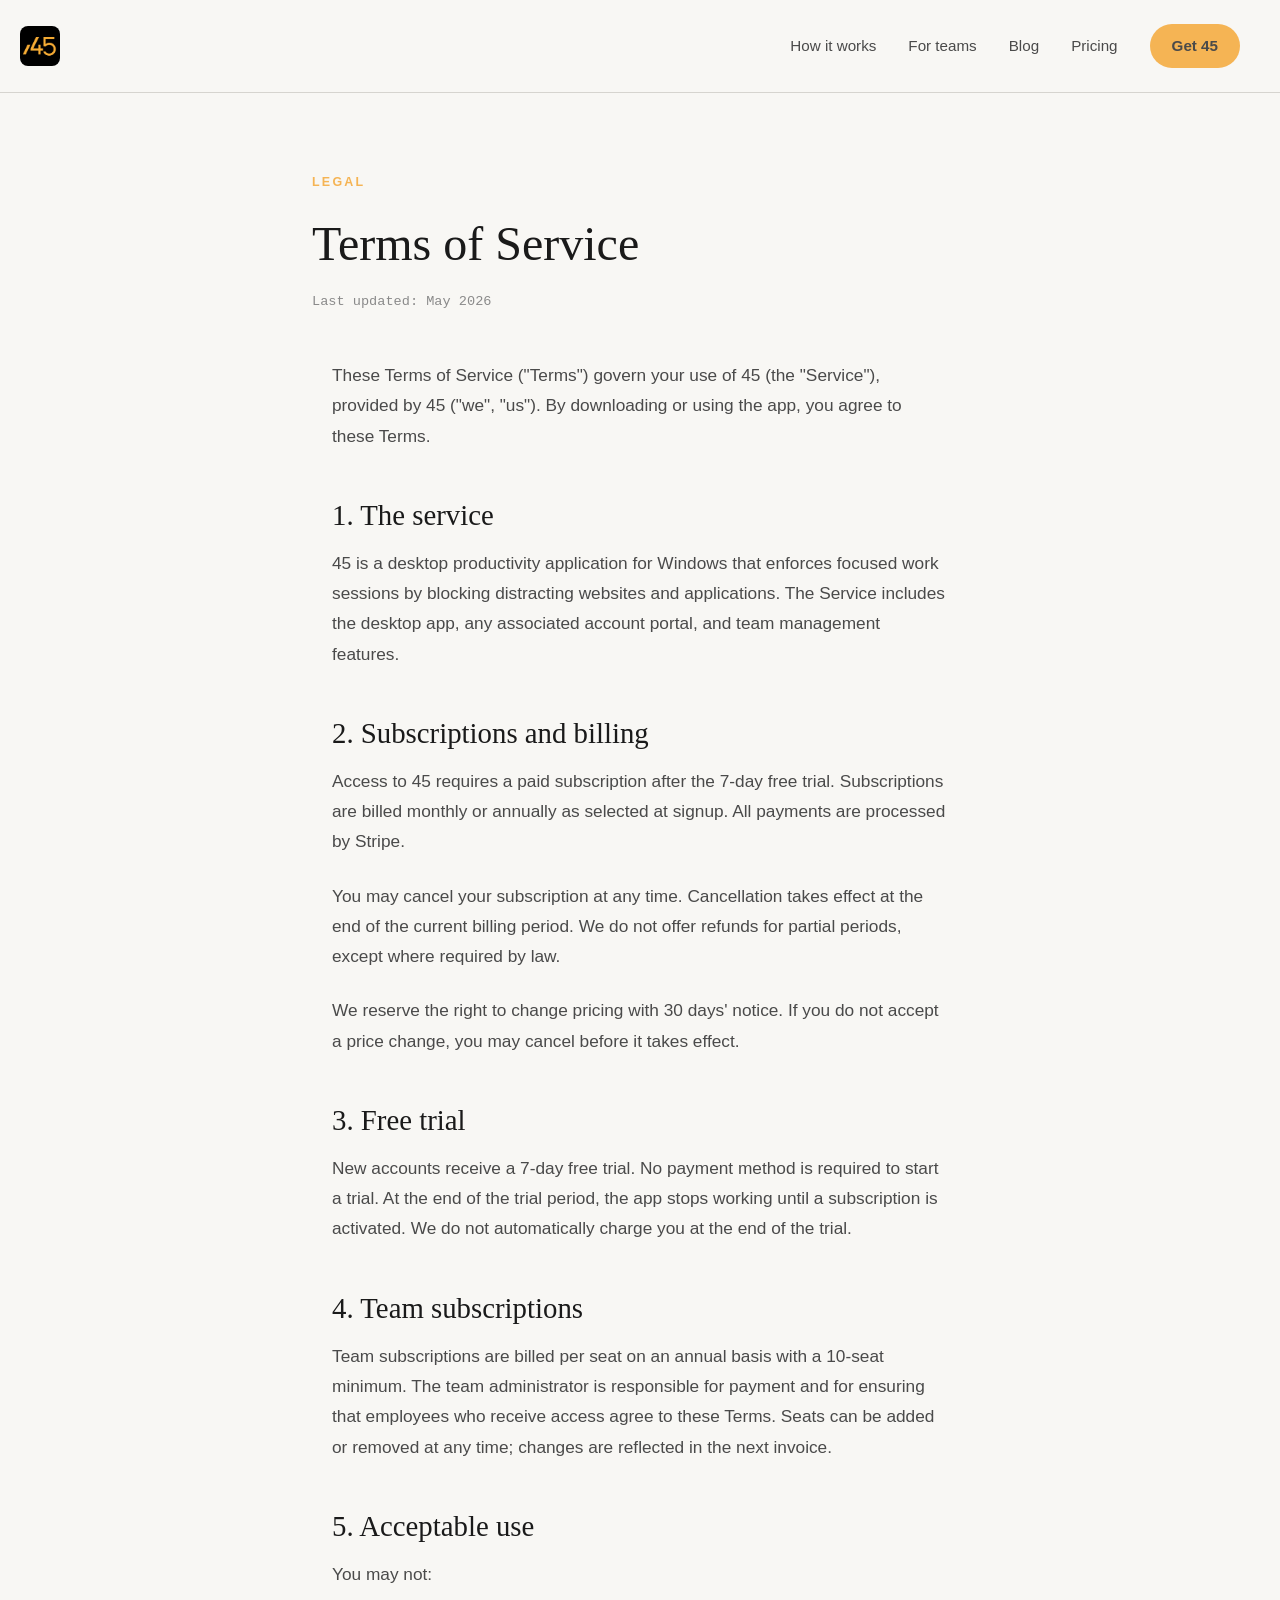
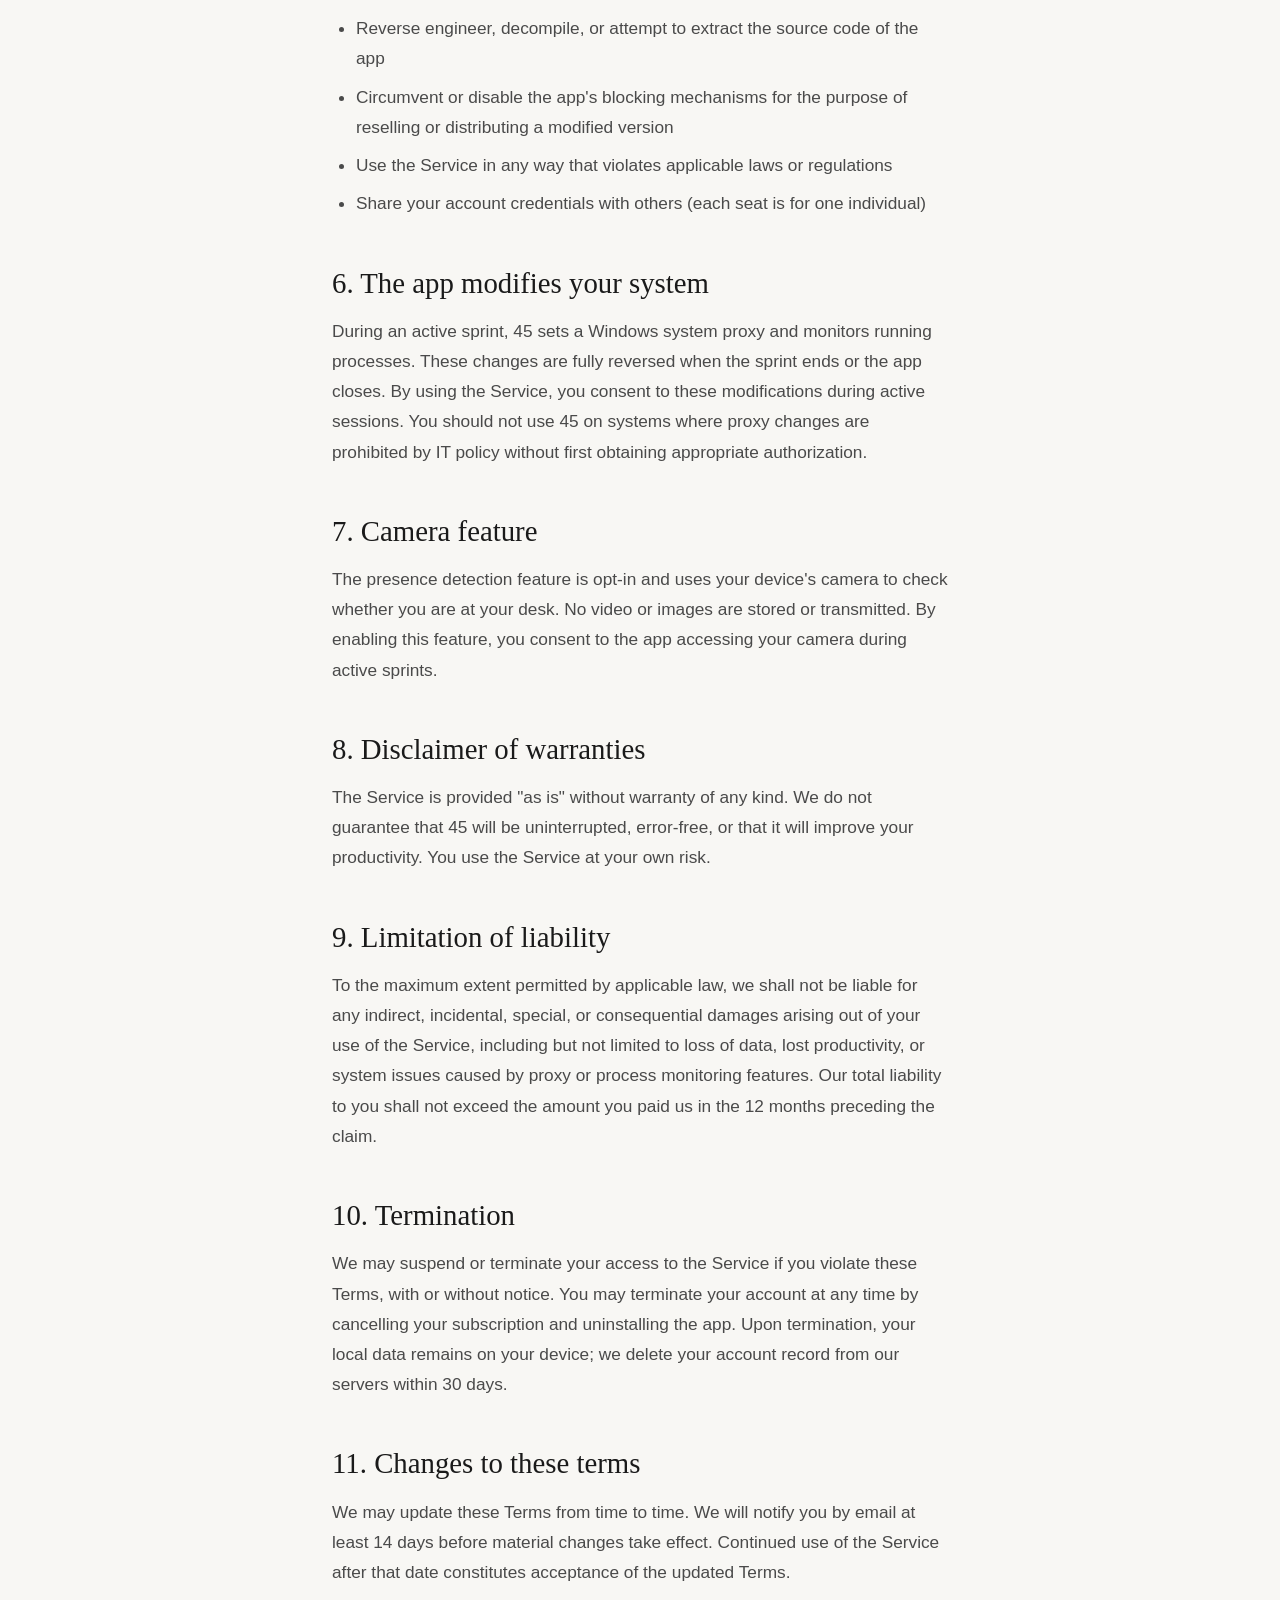
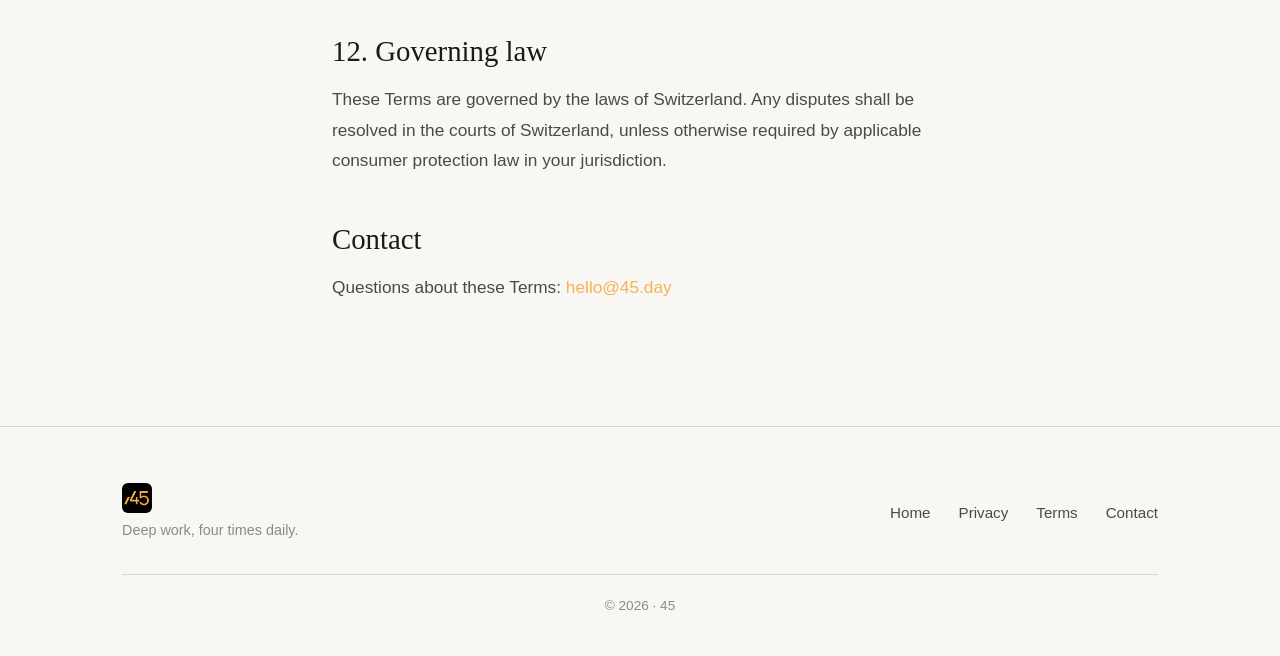
<file: website/terms.html>
<!DOCTYPE html>
<html lang="en">
<head>
  <meta charset="UTF-8">
  <meta name="viewport" content="width=device-width, initial-scale=1.0">
  <title>Terms of Service — 45</title>
  <meta name="description" content="Terms of service for 45, the deep work app.">
  <link rel="icon" href="favicon.ico">
  <link rel="stylesheet" href="style.css">
  <style>
    .post-header { padding: 80px 32px 48px; }
    .post-header h1 { font-family: var(--serif); font-size: 3rem; font-weight: 400; line-height: 1.15; margin-bottom: 20px; max-width: 680px; }
    .post-header .meta { color: var(--text-tertiary); font-family: var(--mono); font-size: 0.85rem; }
    .post-body { padding: 0 32px 100px; }
    .post-body .container { max-width: 680px; }
    .post-body p { color: var(--text-secondary); font-size: 1.08rem; line-height: 1.75; margin-bottom: 24px; }
    .post-body h2 { font-family: var(--serif); font-size: 1.8rem; font-weight: 400; color: var(--text-primary); margin: 48px 0 16px; }
    .post-body strong { color: var(--text-primary); }
    .post-body ul { color: var(--text-secondary); font-size: 1.08rem; line-height: 1.75; margin-bottom: 24px; padding-left: 24px; }
    .post-body ul li { margin-bottom: 8px; }
    .post-body a { color: var(--accent); }
  </style>
</head>
<body class="light-page">

  <nav class="nav">
    <a href="index.html" class="nav-brand"><img src="logo.jpg" class="nav-logo" alt="45"></a>
    <div class="nav-links">
      <a href="index.html#how">How it works</a>
      <a href="teams.html">For teams</a>
      <a href="blog.html">Blog</a>
      <a href="index.html#pricing">Pricing</a>
      <a href="index.html#download" class="btn-pill">Get 45</a>
    </div>
  </nav>

  <article>
    <header class="post-header">
      <div class="container narrow">
        <p class="kicker">LEGAL</p>
        <h1>Terms of Service</h1>
        <p class="meta">Last updated: May 2026</p>
      </div>
    </header>

    <div class="post-body">
      <div class="container">

        <p>These Terms of Service ("Terms") govern your use of 45 (the "Service"), provided by 45 ("we", "us"). By downloading or using the app, you agree to these Terms.</p>

        <h2>1. The service</h2>
        <p>45 is a desktop productivity application for Windows that enforces focused work sessions by blocking distracting websites and applications. The Service includes the desktop app, any associated account portal, and team management features.</p>

        <h2>2. Subscriptions and billing</h2>
        <p>Access to 45 requires a paid subscription after the 7-day free trial. Subscriptions are billed monthly or annually as selected at signup. All payments are processed by Stripe.</p>
        <p>You may cancel your subscription at any time. Cancellation takes effect at the end of the current billing period. We do not offer refunds for partial periods, except where required by law.</p>
        <p>We reserve the right to change pricing with 30 days' notice. If you do not accept a price change, you may cancel before it takes effect.</p>

        <h2>3. Free trial</h2>
        <p>New accounts receive a 7-day free trial. No payment method is required to start a trial. At the end of the trial period, the app stops working until a subscription is activated. We do not automatically charge you at the end of the trial.</p>

        <h2>4. Team subscriptions</h2>
        <p>Team subscriptions are billed per seat on an annual basis with a 10-seat minimum. The team administrator is responsible for payment and for ensuring that employees who receive access agree to these Terms. Seats can be added or removed at any time; changes are reflected in the next invoice.</p>

        <h2>5. Acceptable use</h2>
        <p>You may not:</p>
        <ul>
          <li>Reverse engineer, decompile, or attempt to extract the source code of the app</li>
          <li>Circumvent or disable the app's blocking mechanisms for the purpose of reselling or distributing a modified version</li>
          <li>Use the Service in any way that violates applicable laws or regulations</li>
          <li>Share your account credentials with others (each seat is for one individual)</li>
        </ul>

        <h2>6. The app modifies your system</h2>
        <p>During an active sprint, 45 sets a Windows system proxy and monitors running processes. These changes are fully reversed when the sprint ends or the app closes. By using the Service, you consent to these modifications during active sessions. You should not use 45 on systems where proxy changes are prohibited by IT policy without first obtaining appropriate authorization.</p>

        <h2>7. Camera feature</h2>
        <p>The presence detection feature is opt-in and uses your device's camera to check whether you are at your desk. No video or images are stored or transmitted. By enabling this feature, you consent to the app accessing your camera during active sprints.</p>

        <h2>8. Disclaimer of warranties</h2>
        <p>The Service is provided "as is" without warranty of any kind. We do not guarantee that 45 will be uninterrupted, error-free, or that it will improve your productivity. You use the Service at your own risk.</p>

        <h2>9. Limitation of liability</h2>
        <p>To the maximum extent permitted by applicable law, we shall not be liable for any indirect, incidental, special, or consequential damages arising out of your use of the Service, including but not limited to loss of data, lost productivity, or system issues caused by proxy or process monitoring features. Our total liability to you shall not exceed the amount you paid us in the 12 months preceding the claim.</p>

        <h2>10. Termination</h2>
        <p>We may suspend or terminate your access to the Service if you violate these Terms, with or without notice. You may terminate your account at any time by cancelling your subscription and uninstalling the app. Upon termination, your local data remains on your device; we delete your account record from our servers within 30 days.</p>

        <h2>11. Changes to these terms</h2>
        <p>We may update these Terms from time to time. We will notify you by email at least 14 days before material changes take effect. Continued use of the Service after that date constitutes acceptance of the updated Terms.</p>

        <h2>12. Governing law</h2>
        <p>These Terms are governed by the laws of Switzerland. Any disputes shall be resolved in the courts of Switzerland, unless otherwise required by applicable consumer protection law in your jurisdiction.</p>

        <h2>Contact</h2>
        <p>Questions about these Terms: <a href="mailto:hello@45.day">hello@45.day</a></p>

      </div>
    </div>
  </article>

  <footer>
    <div class="container">
      <div class="footer-row">
        <div><img src="logo.jpg" class="footer-logo" alt="45"><p class="footer-text">Deep work, four times daily.</p></div>
        <div class="footer-links">
          <a href="index.html">Home</a>
          <a href="privacy.html">Privacy</a>
          <a href="terms.html">Terms</a>
          <a href="mailto:hello@45.day">Contact</a>
        </div>
      </div>
      <p class="footer-copy">© 2026 · 45</p>
    </div>
  </footer>

</body>
</html>
</file>
<file: website/style.css>
/* === Theme — matches the app (warm dark + amber) === */
:root {
  --bg: #1a1a1a;
  --surface: #262626;
  --text-primary: #f0f0f0;
  --text-secondary: #a8a8a8;
  --text-tertiary: #6e6e6e;
  --accent: #f5b454;
  --accent-hover: #e0a23c;
  --border: #353535;
  --serif: Georgia, "Times New Roman", serif;
  --sans: "Segoe UI", -apple-system, BlinkMacSystemFont, sans-serif;
  --mono: "Consolas", "Courier New", monospace;
}

* { box-sizing: border-box; margin: 0; padding: 0; }

html, body {
  background: var(--bg);
  color: var(--text-primary);
  font-family: var(--sans);
  -webkit-font-smoothing: antialiased;
  line-height: 1.55;
}

a { color: inherit; text-decoration: none; }
a:hover { color: var(--accent); }

/* === Layout === */
.container {
  max-width: 1100px;
  margin: 0 auto;
  padding: 0 32px;
}
.container.narrow { max-width: 720px; }
.container.center { text-align: center; }

/* === Brand mark === */
.brand-mark {
  display: inline-block;
  background: var(--accent);
  color: #1a1a1a;
  font-family: var(--sans);
  font-weight: 900;
  letter-spacing: -0.05em;
  padding: 5px 11px;
  border-radius: 7px;
  font-size: 1.6rem;
  line-height: 1;
}
.brand-mark.big {
  font-size: 5.5rem;
  padding: 16px 32px;
  border-radius: 14px;
}
.brand-mark.small {
  font-size: 1.3rem;
  padding: 3px 9px;
  border-radius: 5px;
}

/* === Nav logo === */
.nav-logo {
  height: 40px;
  width: 40px;
  border-radius: 8px;
  display: block;
  object-fit: cover;
  mix-blend-mode: lighten;
}
.footer-logo {
  height: 30px;
  width: 30px;
  border-radius: 6px;
  display: block;
  object-fit: cover;
  mix-blend-mode: lighten;
  margin-bottom: 6px;
}
body.light-page .nav-logo,
body.light-page .footer-logo {
  mix-blend-mode: normal;
}

/* === Nav === */
.nav {
  display: flex;
  justify-content: space-between;
  align-items: center;
  padding: 24px 40px 24px 20px;
  max-width: 1280px;
  margin: 0 auto;
}
.nav-links {
  display: flex;
  align-items: center;
  gap: 32px;
}
.nav-links a {
  color: var(--text-secondary);
  font-size: 0.95rem;
}
.nav-links a.btn-pill {
  color: #1a1a1a;
}

/* === Button === */
.btn-pill {
  display: inline-block;
  background: var(--accent);
  color: #1a1a1a;
  font-weight: 700;
  font-family: var(--sans);
  padding: 10px 22px;
  border-radius: 999px;
  font-size: 0.95rem;
  transition: background 0.15s;
}
.btn-pill:hover {
  background: var(--accent-hover);
  color: #1a1a1a;
}
.btn-pill.big {
  padding: 18px 40px;
  font-size: 1.15rem;
}
.btn-pill.full {
  display: block;
  text-align: center;
  width: 100%;
}

/* === Hero === */
.hero {
  padding: 60px 32px 120px;
}
.hero-grid {
  max-width: 1280px;
  margin: 0 auto;
  display: grid;
  grid-template-columns: 1fr 1.05fr;
  gap: 60px;
  align-items: center;
}
.hero-eyebrow {
  font-family: var(--sans);
  font-size: 0.88rem;
  letter-spacing: 0.2em;
  font-weight: 700;
  color: var(--accent);
  text-transform: uppercase;
  margin-bottom: 20px;
}
.hero-text h1 {
  font-family: var(--serif);
  font-size: 5rem;
  font-weight: 700;
  line-height: 1.05;
  letter-spacing: -0.02em;
  margin-bottom: 28px;
}
.hero-bullets {
  list-style: none;
  padding: 0;
  margin: 0 0 40px;
  display: flex;
  gap: 36px;
  flex-wrap: wrap;
}
.hero-bullets li {
  color: var(--text-secondary);
  font-size: 1.05rem;
  border-left: 2px solid var(--accent);
  padding-left: 16px;
  line-height: 1.3;
}
.hero-bullets strong {
  display: block;
  color: var(--text-primary);
  font-size: 2rem;
  font-family: var(--serif);
  font-weight: 700;
  margin-bottom: 2px;
}
.hero-text h1 .muted { color: var(--text-secondary); }
.hero-sub {
  font-size: 1.25rem;
  color: var(--text-secondary);
  margin-bottom: 40px;
  max-width: 500px;
  line-height: 1.65;
}
.hero-cta {
  display: flex;
  flex-direction: column;
  align-items: flex-start;
  gap: 14px;
}
.hero-meta {
  color: var(--text-tertiary);
  font-size: 0.95rem;
}

/* === Product preview window === */
.preview-window {
  background: #1a1a1a;
  border-radius: 14px;
  box-shadow:
    0 30px 60px rgba(0, 0, 0, 0.45),
    0 0 0 1px rgba(245, 180, 84, 0.06);
  overflow: hidden;
  width: 100%;
  max-width: 580px;
  margin-left: auto;
}

.preview-titlebar {
  display: flex;
  align-items: center;
  gap: 8px;
  padding: 12px 16px;
  background: #141414;
  border-bottom: 1px solid #2a2a2a;
}
.tb-dot {
  width: 10px;
  height: 10px;
  border-radius: 50%;
  background: #3a3a3a;
}
.tb-title {
  margin-left: 14px;
  color: #777;
  font-family: var(--mono);
  font-size: 0.78rem;
}

.preview-body {
  position: relative;
  height: 380px;
  background: var(--bg);
}

.scene {
  position: absolute;
  inset: 0;
  padding: 36px 36px;
  display: flex;
  flex-direction: column;
  opacity: 0;
}

/* 16s cycle — 4 scenes × 4s each */
.scene-input     { animation: sc1 16s infinite ease-in-out; }
.scene-timer     { animation: sc2 16s infinite ease-in-out; }
.scene-decisions { animation: sc3 16s infinite ease-in-out; }
.scene-done      { animation: sc4 16s infinite ease-in-out; }

@keyframes sc1 {
  0%, 22%   { opacity: 1; }
  28%, 100% { opacity: 0; }
}
@keyframes sc2 {
  0%, 22%   { opacity: 0; }
  28%, 47%  { opacity: 1; }
  53%, 100% { opacity: 0; }
}
@keyframes sc3 {
  0%, 47%   { opacity: 0; }
  53%, 72%  { opacity: 1; }
  78%, 100% { opacity: 0; }
}
@keyframes sc4 {
  0%, 72%   { opacity: 0; }
  78%, 97%  { opacity: 1; }
  100%      { opacity: 0; }
}

/* ── Scene 1: task input ── */
.scene-input {
  justify-content: center;
  gap: 0;
}
.si-session {
  font-family: var(--sans);
  font-size: 0.72rem;
  letter-spacing: 0.18em;
  font-weight: 700;
  color: var(--accent);
  margin-bottom: 14px;
}
.si-tagline {
  font-family: var(--serif);
  font-size: 1.8rem;
  color: var(--text-primary);
  margin-bottom: 22px;
}
.si-box {
  background: var(--surface);
  border-radius: 14px;
  padding: 18px 20px;
  margin-bottom: 22px;
  min-height: 70px;
}
.si-text {
  font-size: 1rem;
  color: var(--text-primary);
}
.caret {
  display: inline-block;
  width: 2px;
  height: 1em;
  background: var(--accent);
  margin-left: 2px;
  vertical-align: text-bottom;
  animation: blink 1.1s steps(1) infinite;
}
@keyframes blink {
  0%, 50% { opacity: 1; }
  50.01%, 100% { opacity: 0; }
}
.si-start {
  align-self: flex-start;
  background: var(--accent);
  color: #1a1a1a;
  padding: 11px 28px;
  border-radius: 999px;
  font-weight: 700;
  font-size: 0.92rem;
}

/* ── Scene 2: timer ── */
.scene-timer {
  justify-content: center;
}
.st-session {
  font-family: var(--sans);
  font-size: 0.72rem;
  letter-spacing: 0.18em;
  font-weight: 700;
  color: var(--accent);
  margin-bottom: 10px;
}
.st-task {
  font-family: var(--serif);
  font-size: 1.3rem;
  color: var(--text-primary);
  margin-bottom: 24px;
}
.st-clock {
  font-family: var(--sans);
  font-size: 6.5rem;
  font-weight: 700;
  color: var(--accent);
  letter-spacing: -0.03em;
  font-variant-numeric: tabular-nums;
  line-height: 1;
}
.st-sep {
  animation: blink 1.1s steps(1) infinite;
}
.st-secs {
  display: inline-block;
  overflow: hidden;
  height: 1em;
  vertical-align: top;
  line-height: 1;
}
.st-sec-roller {
  line-height: 1;
  animation: sec-tick 16s infinite;
}
@keyframes sec-tick {
  0%, 37%   { transform: translateY(0); }
  40%, 100% { transform: translateY(-1em); }
}

/* ── Scene 3: decisions feed ── */
.scene-decisions {
  justify-content: flex-start;
  gap: 0;
}
.sd-head {
  font-family: var(--sans);
  font-size: 0.72rem;
  letter-spacing: 0.18em;
  font-weight: 700;
  color: var(--accent);
  margin-bottom: 10px;
}
.sd-rule {
  height: 1px;
  background: var(--border);
  margin-bottom: 18px;
}
.sd-row {
  display: grid;
  grid-template-columns: 18px 1fr auto;
  gap: 10px;
  align-items: baseline;
  margin-bottom: 12px;
  font-family: var(--mono);
  font-size: 0.82rem;
  opacity: 0;
  transform: translateY(5px);
  animation: row-appear 16s infinite ease-out;
}
.sd-row.r1 { animation-delay: 8.2s; }
.sd-row.r2 { animation-delay: 8.7s; }
.sd-row.r3 { animation-delay: 9.2s; }
.sd-row.r4 { animation-delay: 9.7s; }
.sd-row.r5 { animation-delay: 10.2s; }
.sd-row.r6 { animation-delay: 10.7s; }

@keyframes row-appear {
  0%        { opacity: 0; transform: translateY(5px); }
  5%, 85%   { opacity: 1; transform: translateY(0); }
  100%      { opacity: 0; transform: translateY(0); }
}
.sdr-dot      { font-weight: 700; }
.sdr-dot.ok   { color: var(--accent); }
.sdr-dot.no   { color: #dc2626; }
.sdr-domain   { color: var(--text-primary); }
.sdr-tag      { font-size: 0.7rem; font-weight: 700; letter-spacing: 0.08em; padding: 2px 7px; border-radius: 4px; }
.sdr-tag.allowed { background: rgba(245,180,84,0.12); color: var(--accent); }
.sdr-tag.blocked { background: rgba(220,38,38,0.12); color: #f87171; }

/* ── Scene 4: done for today ── */
.scene-done {
  justify-content: center;
  text-align: center;
}
.sdn-session {
  font-family: var(--sans);
  font-size: 0.72rem;
  letter-spacing: 0.18em;
  font-weight: 700;
  color: var(--accent);
  margin-bottom: 16px;
}
.sdn-big {
  font-family: var(--sans);
  font-size: 6.5rem;
  font-weight: 700;
  color: var(--accent);
  letter-spacing: -0.04em;
  line-height: 1;
  margin-bottom: 14px;
}
.sdn-label {
  font-family: var(--serif);
  font-size: 1.4rem;
  color: var(--text-primary);
}

/* === Sections === */
section { padding: 80px 0; }
.kicker {
  font-family: var(--sans);
  font-size: 0.78rem;
  letter-spacing: 0.18em;
  font-weight: 700;
  color: var(--accent);
  text-transform: uppercase;
  margin-bottom: 24px;
}

h2 {
  font-family: var(--serif);
  font-size: 2.8rem;
  font-weight: 400;
  line-height: 1.15;
  margin-bottom: 24px;
}
h3 {
  font-family: var(--sans);
  font-size: 1.25rem;
  font-weight: 600;
  margin-bottom: 12px;
}

/* === Features grid === */
.grid-3 {
  display: grid;
  grid-template-columns: repeat(3, 1fr);
  gap: 48px;
}
.feature {
  padding: 24px 0;
}
.feature-num {
  font-family: var(--mono);
  font-size: 0.85rem;
  color: var(--accent);
  margin-bottom: 16px;
}
.feature p { color: var(--text-secondary); font-size: 1rem; }

/* === Philosophy === */
.philosophy { background: #161616; }
.philosophy p {
  font-size: 1.15rem;
  color: var(--text-secondary);
  margin-bottom: 20px;
}
.philosophy p:last-child {
  color: var(--text-primary);
  font-style: italic;
  font-family: var(--serif);
  font-size: 1.4rem;
}

/* === How === */
.how-steps {
  display: grid;
  grid-template-columns: repeat(4, 1fr);
  gap: 32px;
  margin-top: 16px;
}
.step {
  padding: 24px 0;
  border-top: 1px solid var(--border);
  padding-top: 28px;
}
.step-num {
  font-family: var(--mono);
  font-size: 0.85rem;
  color: var(--accent);
  margin-bottom: 14px;
}
.step p { color: var(--text-secondary); font-size: 0.95rem; }

/* === Teams === */
.teams { background: #161616; }
.teams-intro {
  font-size: 1.1rem;
  color: var(--text-secondary);
  margin-bottom: 40px;
}
.teams-grid {
  display: grid;
  grid-template-columns: repeat(2, 1fr);
  gap: 24px;
  margin-bottom: 40px;
}
.teams-card {
  background: var(--surface);
  border-radius: 14px;
  padding: 26px 28px;
}
.teams-card h3 {
  font-family: var(--sans);
  font-size: 1.1rem;
  font-weight: 600;
  margin-bottom: 10px;
  color: var(--text-primary);
}
.teams-card p {
  color: var(--text-secondary);
  font-size: 0.95rem;
}
.teams-card .mono {
  font-family: var(--mono);
  font-size: 0.86rem;
  color: var(--text-primary);
  background: rgba(245, 180, 84, 0.08);
  padding: 2px 6px;
  border-radius: 3px;
}
.teams-cta {
  display: flex;
  flex-direction: column;
  align-items: center;
  gap: 12px;
  margin-top: 32px;
}
.teams-meta { color: var(--text-tertiary); font-size: 0.88rem; }

/* === Privacy === */
.privacy-intro {
  font-size: 1.1rem;
  color: var(--text-secondary);
  margin-bottom: 32px;
}
.privacy-list {
  list-style: none;
  padding: 0;
}
.privacy-list li {
  border-left: 3px solid var(--accent);
  padding: 16px 0 16px 20px;
  margin-bottom: 12px;
  color: var(--text-secondary);
  font-size: 1rem;
  line-height: 1.55;
}
.privacy-list strong {
  display: block;
  color: var(--text-primary);
  font-size: 1.05rem;
  margin-bottom: 4px;
  font-weight: 600;
}
.privacy-list .mono {
  font-family: var(--mono);
  font-size: 0.92em;
  background: rgba(245, 180, 84, 0.08);
  padding: 1px 5px;
  border-radius: 3px;
  color: var(--text-primary);
}

/* === Pricing === */
.center-text { text-align: center; }
.pricing-title { text-align: center; margin-bottom: 48px; }
.pricing-grid {
  display: grid;
  grid-template-columns: repeat(2, 1fr);
  gap: 24px;
  max-width: 900px;
  margin: 0 auto;
}
.price-tag {
  font-family: var(--sans);
  font-size: 0.72rem;
  letter-spacing: 0.18em;
  font-weight: 700;
  color: var(--text-tertiary);
  text-transform: uppercase;
  margin-bottom: 12px;
}
.featured .price-tag { color: var(--accent); }
.price-card.featured {
  background: var(--surface);
  border: 1px solid rgba(245, 180, 84, 0.3);
}
.price-amount {
  font-family: var(--serif);
  font-size: 3rem;
  margin-bottom: 6px;
  color: var(--text-primary);
}
.price-amount .per {
  font-family: var(--sans);
  font-size: 0.95rem;
  color: var(--text-secondary);
  font-weight: 400;
  margin-left: 4px;
}
.btn-pill.outline {
  background: transparent;
  color: var(--accent);
  border: 1px solid var(--accent);
}
.btn-pill.outline:hover {
  background: var(--accent);
  color: #1a1a1a;
}
.price-card {
  background: #161616;
  border: 1px solid var(--border);
  border-radius: 16px;
  padding: 36px 32px;
  display: flex;
  flex-direction: column;
}
.price-sub {
  color: var(--text-secondary);
  font-size: 0.92rem;
  margin-bottom: 24px;
}
.price-list {
  list-style: none;
  margin: 24px 0 28px;
  flex: 1;
}
.price-list li {
  padding: 7px 0 7px 22px;
  position: relative;
  color: var(--text-secondary);
  font-size: 0.95rem;
}
.price-list li::before {
  content: "✓";
  position: absolute;
  left: 0;
  color: var(--accent);
  font-weight: 700;
}
.price-note {
  text-align: center;
  color: var(--text-tertiary);
  font-size: 0.95rem;
  margin-top: 32px;
}
.price-note a { color: var(--accent); }

/* === FAQ === */
.faq details {
  border-top: 1px solid var(--border);
  padding: 24px 0;
}
.faq details:last-child { border-bottom: 1px solid var(--border); }
.faq summary {
  cursor: pointer;
  font-family: var(--serif);
  font-size: 1.25rem;
  list-style: none;
  position: relative;
  padding-right: 32px;
  color: var(--text-primary);
}
.faq summary::-webkit-details-marker { display: none; }
.faq summary::after {
  content: "+";
  position: absolute;
  right: 0;
  top: -2px;
  font-size: 1.6rem;
  color: var(--accent);
  font-weight: 300;
  transition: transform 0.2s;
}
.faq details[open] summary::after { content: "−"; }
.faq details p {
  color: var(--text-secondary);
  margin-top: 16px;
  font-size: 1rem;
  line-height: 1.6;
  max-width: 600px;
}

/* === CTA === */
.cta {
  padding: 120px 32px;
  background: var(--surface);
  text-align: center;
}
.cta h2 {
  font-family: var(--serif);
  font-size: 3.2rem;
  margin-bottom: 16px;
}
.cta p {
  color: var(--text-secondary);
  font-size: 1.15rem;
  margin-bottom: 36px;
  max-width: 540px;
  margin-left: auto;
  margin-right: auto;
}
.cta-note {
  margin-top: 20px;
  color: var(--text-tertiary);
  font-size: 0.85rem;
  font-family: var(--mono);
}

/* === Footer === */
footer {
  padding: 56px 32px 40px;
  border-top: 1px solid var(--border);
}
.footer-row {
  display: flex;
  justify-content: space-between;
  align-items: center;
  margin-bottom: 32px;
  flex-wrap: wrap;
  gap: 24px;
}
.footer-text {
  color: var(--text-tertiary);
  font-size: 0.9rem;
  margin-top: 6px;
}
.footer-links {
  display: flex;
  gap: 28px;
}
.footer-links a {
  color: var(--text-secondary);
  font-size: 0.95rem;
}
.footer-copy {
  color: var(--text-tertiary);
  font-size: 0.85rem;
  text-align: center;
  padding-top: 20px;
  border-top: 1px solid var(--border);
}

/* === Light theme (blog + article pages) === */
body.light-page {
  --bg: #f8f7f4;
  --surface: #efecea;
  --text-primary: #1a1a1a;
  --text-secondary: #4a4a4a;
  --text-tertiary: #8a8a8a;
  --border: #d6d4cf;
  background: var(--bg);
  color: var(--text-primary);
}
body.light-page .nav {
  border-bottom: 1px solid var(--border);
  background: var(--bg);
}
body.light-page .nav-links a {
  color: var(--text-secondary);
}
body.light-page .nav-links a:hover { color: var(--accent); }
body.light-page footer {
  background: var(--bg);
}
body.light-page .btn-pill {
  background: var(--accent);
  color: #1a1a1a;
}

/* === Responsive === */
@media (max-width: 960px) {
  .hero-grid { grid-template-columns: 1fr; gap: 48px; }
  .hero-text { text-align: center; }
  .hero-text h1 { font-size: 3.6rem; }
  .hero-sub { margin: 0 auto 32px; }
  .hero-cta { align-items: center; }
  .preview-window { margin: 0 auto; }
}
@media (max-width: 800px) {
  .hero-text h1 { font-size: 2.8rem; }
  .hero-sub { font-size: 1.1rem; }
  .preview-body { height: 340px; }
  .teams-grid { grid-template-columns: 1fr; }
  .pricing-grid { grid-template-columns: 1fr; }
  .hero-bullets { gap: 16px; justify-content: center; }
  h2 { font-size: 2rem; }
  .grid-3 { grid-template-columns: 1fr; gap: 32px; }
  .how-steps { grid-template-columns: 1fr; gap: 16px; }
  .nav { padding: 18px 24px; }
  .nav-links { gap: 20px; }
  .nav-links a:not(.btn-pill) { display: none; }
  .price-card { padding: 32px 24px; }
  .price-card h2 { font-size: 3rem; }
  .cta h2 { font-size: 2.2rem; }
}
</file>
<file: extension/blocked.css>
* { box-sizing: border-box; }

body {
  margin: 0;
  font-family: -apple-system, BlinkMacSystemFont, "Segoe UI", system-ui, sans-serif;
  background: #0a0a0a;
  color: #eaeaea;
  display: flex;
  align-items: center;
  justify-content: center;
  min-height: 100vh;
  padding: 24px;
}

.card {
  max-width: 640px;
  width: 100%;
  text-align: center;
}

.badge {
  display: inline-block;
  padding: 4px 14px;
  background: #ff3b30;
  color: white;
  font-size: 11px;
  font-weight: 700;
  letter-spacing: 3px;
  border-radius: 4px;
  margin-bottom: 36px;
}

.label {
  color: #666;
  font-size: 11px;
  text-transform: uppercase;
  letter-spacing: 1.5px;
  margin-bottom: 8px;
}

h1 {
  font-size: 26px;
  font-weight: 400;
  margin: 0 0 32px;
  line-height: 1.4;
  color: #f0f0f0;
}

.timer {
  font-size: 88px;
  font-weight: 200;
  font-variant-numeric: tabular-nums;
  margin: 28px 0;
  letter-spacing: -2px;
  color: #fff;
}

.blocked-url {
  color: #555;
  font-size: 12px;
  font-family: Consolas, "SF Mono", monospace;
  margin-bottom: 48px;
  word-break: break-all;
}

.blocked-url span { color: #888; }

.allowed {
  margin-top: 40px;
  padding-top: 24px;
  border-top: 1px solid #222;
}

#allowed {
  color: #999;
  font-size: 14px;
  font-family: Consolas, "SF Mono", monospace;
  line-height: 1.8;
}
</file>
